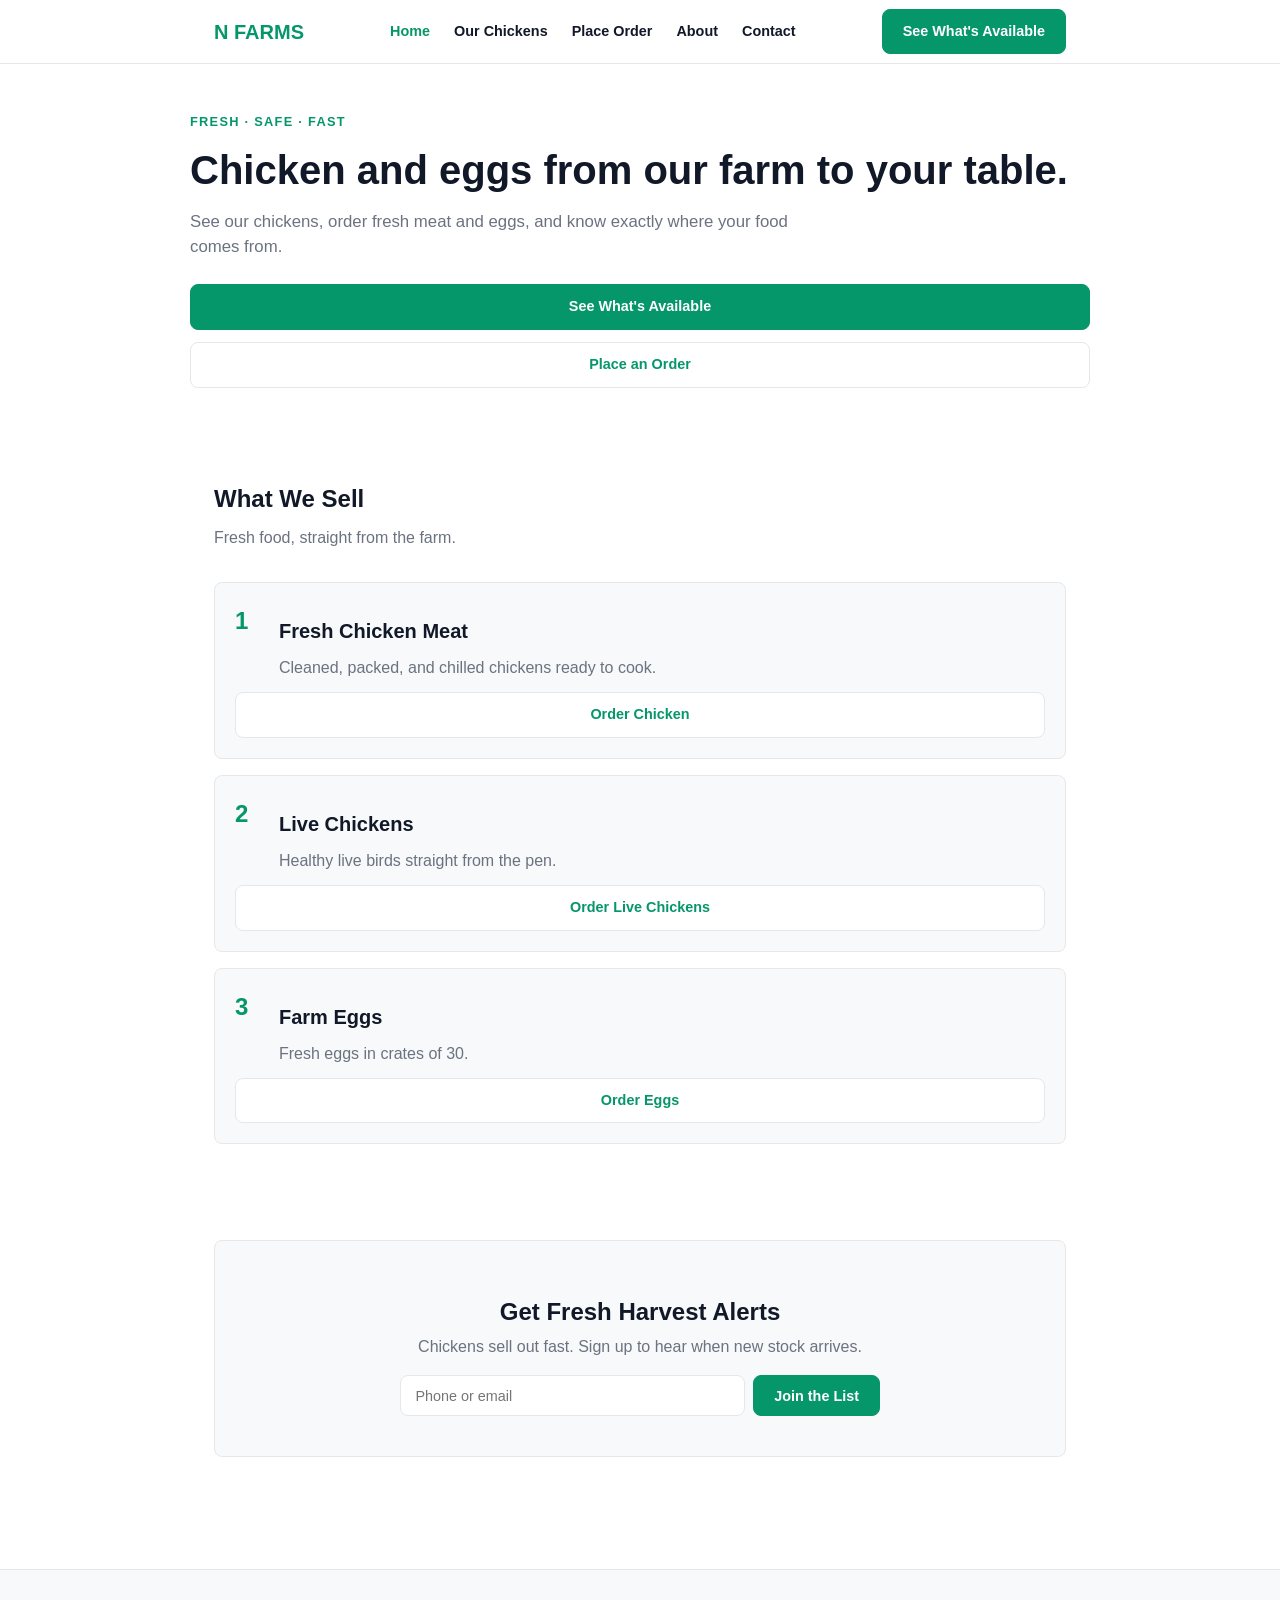
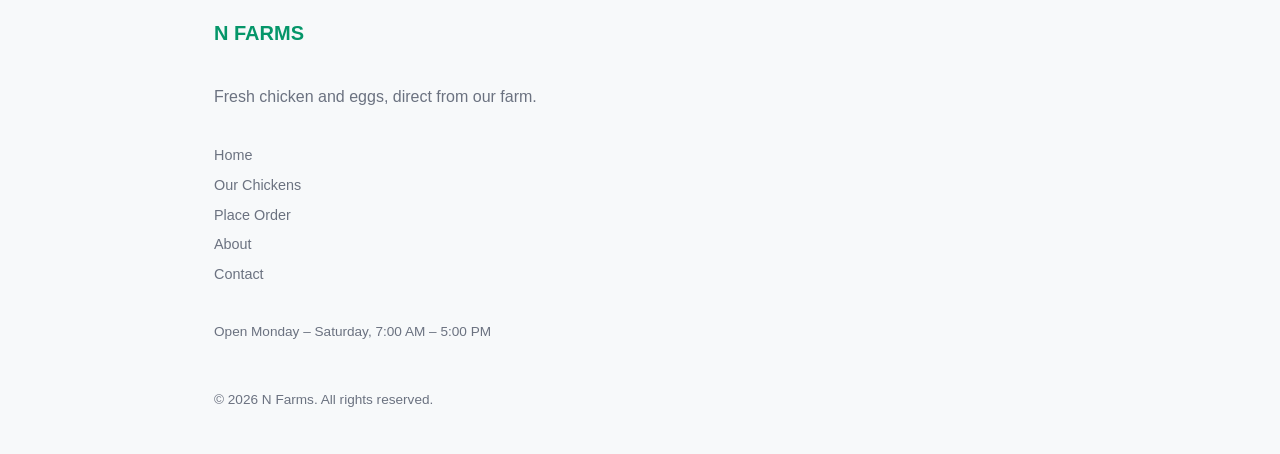
<file: index.html>
<!DOCTYPE html>
<html lang="en">
<head>
  <meta charset="UTF-8">
  <meta name="viewport" content="width=device-width, initial-scale=1.0">
  <title>N Farms | Fresh Chicken and Eggs</title>
  <meta name="description" content="Fresh chicken meat, live chickens, and farm eggs. Order direct from the farm.">
  <link rel="stylesheet" href="css/style.css">
</head>
<body>

  <header class="site-header">
    <div class="container nav-container">
      <a href="index.html" class="brand-logo">N FARMS</a>
      <div class="status-pill"><span>Open for Orders</span></div>
      <nav class="nav-links" id="nav-menu" aria-label="Primary Navigation">
        <a href="index.html" class="nav-link" aria-current="page">Home</a>
        <a href="inventory.html" class="nav-link">Our Chickens</a>
        <a href="order.html" class="nav-link">Place Order</a>
        <a href="about.html" class="nav-link">About</a>
        <a href="contact.html" class="nav-link">Contact</a>
      </nav>
      <div class="nav-actions">
        <a href="inventory.html" class="btn btn-primary">See What's Available</a>
        <button class="nav-toggle" id="nav-toggle" aria-label="Open menu" aria-expanded="false">
          <span class="nav-toggle-bar"></span>
          <span class="nav-toggle-bar"></span>
          <span class="nav-toggle-bar"></span>
        </button>
      </div>
    </div>
  </header>

  <main>
    <section class="container hero">
      <div>
        <span class="hero-kicker">Fresh · Safe · Fast</span>
        <h1 class="hero-title" data-admin-text="heroTitle">Chicken and eggs from our farm to your table.</h1>
        <p class="hero-lead" data-admin-text="heroLead">See our chickens, order fresh meat and eggs, and know exactly where your food comes from.</p>
        <div class="hero-actions">
          <a href="inventory.html" class="btn btn-primary btn-full">See What's Available</a>
          <a href="order.html" class="btn btn-outline btn-full">Place an Order</a>
        </div>
      </div>
    </section>

    <section class="container">
      <h2 class="section-title">What We Sell</h2>
      <p class="section-desc">Fresh food, straight from the farm.</p>
      <div class="grid">
        <article class="card">
          <div class="feature">
            <span class="feature-number">1</span>
            <div>
              <h3>Fresh Chicken Meat</h3>
              <p>Cleaned, packed, and chilled chickens ready to cook.</p>
            </div>
          </div>
          <a href="order.html?item=broiler" class="btn btn-outline btn-full">Order Chicken</a>
        </article>
        <article class="card">
          <div class="feature">
            <span class="feature-number">2</span>
            <div>
              <h3>Live Chickens</h3>
              <p>Healthy live birds straight from the pen.</p>
            </div>
          </div>
          <a href="order.html?item=live" class="btn btn-outline btn-full">Order Live Chickens</a>
        </article>
        <article class="card">
          <div class="feature">
            <span class="feature-number">3</span>
            <div>
              <h3>Farm Eggs</h3>
              <p>Fresh eggs in crates of 30.</p>
            </div>
          </div>
          <a href="order.html?item=eggs" class="btn btn-outline btn-full">Order Eggs</a>
        </article>
      </div>
    </section>

    <section class="container">
      <div class="card" style="text-align: center; padding: 2.5rem 1rem;">
        <h2 class="section-title">Get Fresh Harvest Alerts</h2>
        <p class="section-desc" style="margin: 0 auto 1rem auto;">Chickens sell out fast. Sign up to hear when new stock arrives.</p>
        <form action="" style="display: flex; flex-wrap: wrap; gap: 0.5rem; justify-content: center; max-width: 480px; margin: 0 auto;">
          <input type="text" placeholder="Phone or email" required aria-label="Phone or email" style="flex: 1 1 220px; padding: 0.6rem 0.9rem; border: 1px solid var(--color-border); border-radius: var(--radius); background: var(--color-bg); color: var(--color-text); font-family: inherit; font-size: 0.9rem;">
          <button type="submit" class="btn btn-primary">Join the List</button>
        </form>
      </div>
    </section>
  </main>

  <footer class="site-footer">
    <div class="container">
      <div class="footer-inner">
        <span class="footer-brand">N FARMS</span>
        <p class="footer-desc" data-admin-text="footerDesc">Fresh chicken and eggs, direct from our farm.</p>
        <nav class="footer-nav">
          <a href="index.html" class="footer-link">Home</a>
          <a href="inventory.html" class="footer-link">Our Chickens</a>
          <a href="order.html" class="footer-link">Place Order</a>
          <a href="about.html" class="footer-link">About</a>
          <a href="contact.html" class="footer-link">Contact</a>
        </nav>
        <p class="footer-copyright">Open Monday – Saturday, 7:00 AM – 5:00 PM</p>
        <p class="footer-copyright">&copy; 2026 N Farms. All rights reserved.</p>
      </div>
    </div>
  </footer>

  <script src="js/main.js"></script>
  <script src="js/config.js" defer></script>
</body>
</html>
</file>
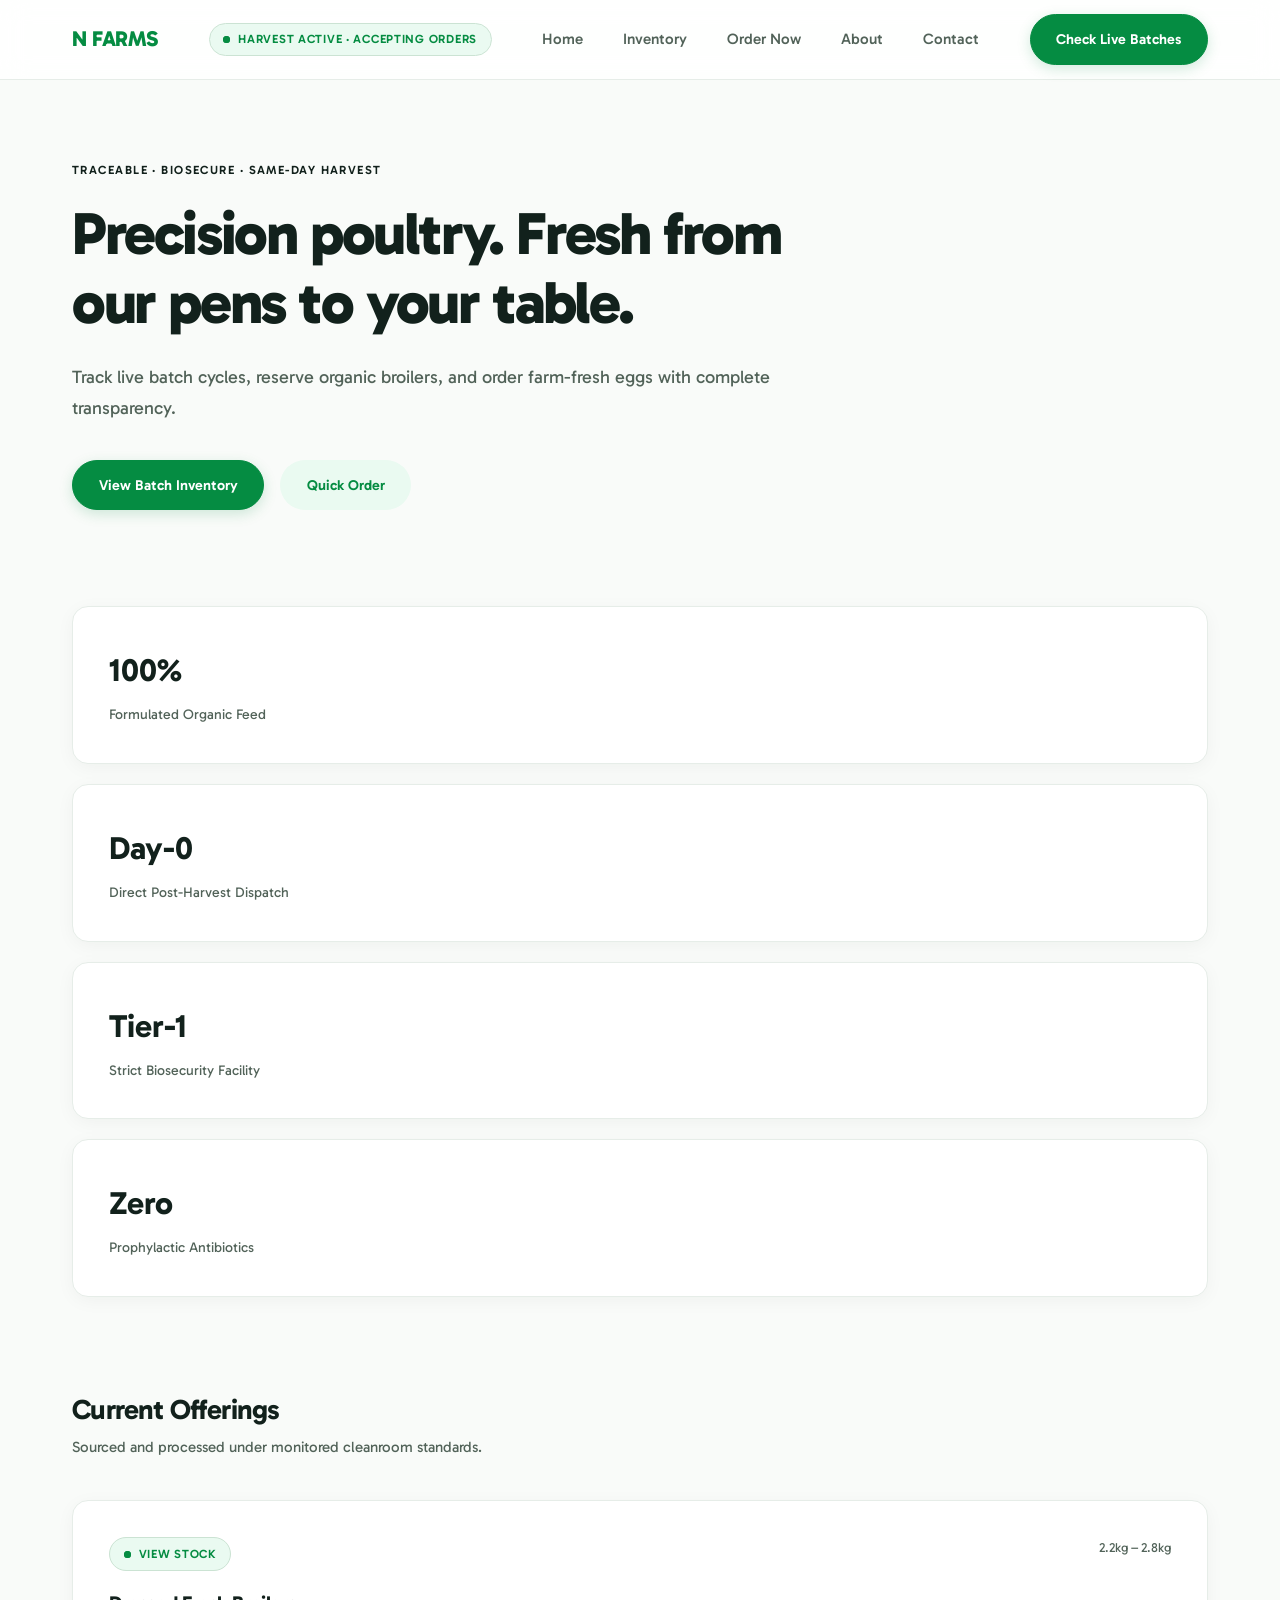
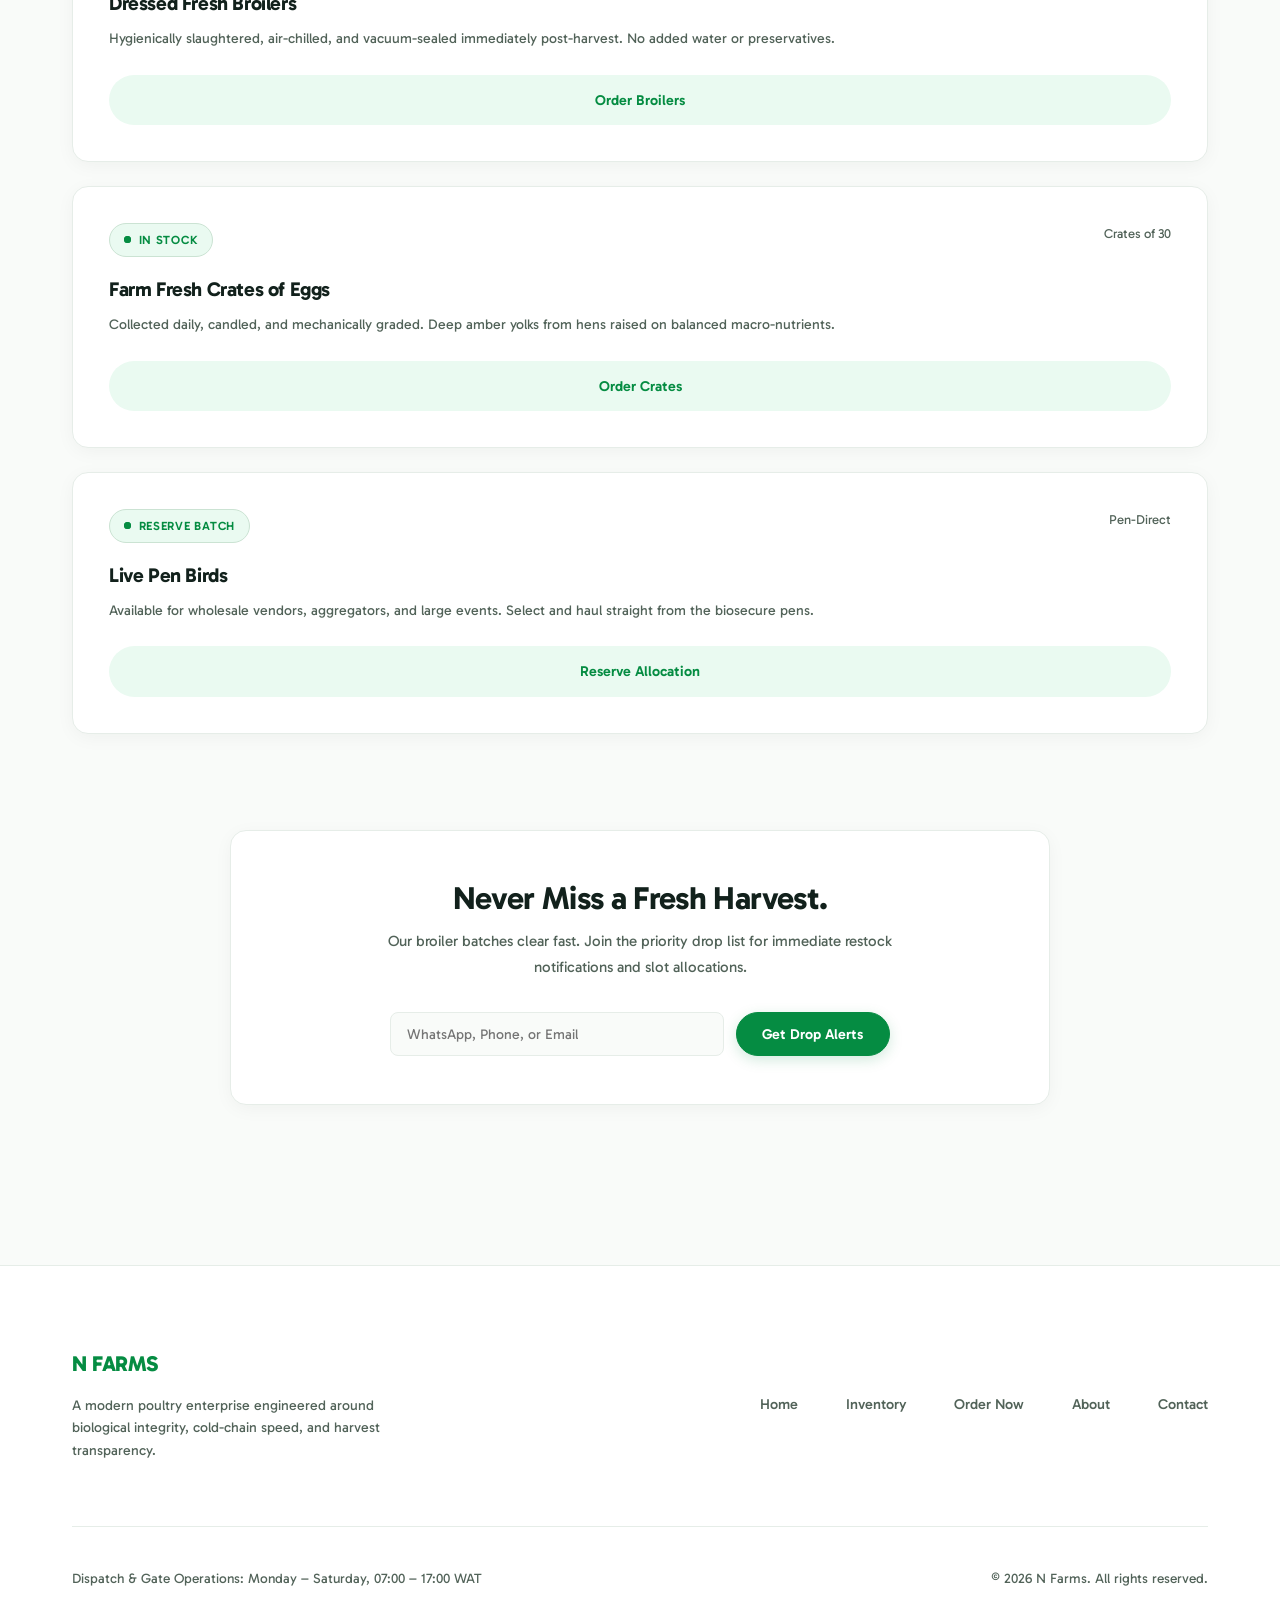
<file: poultry-farm/index.html>
<!DOCTYPE html>
<html lang="en">
<head>
  <meta charset="UTF-8">
  <meta name="viewport" content="width=device-width, initial-scale=1.0">
  <title>N Farms | Precision Poultry & Fresh Harvests</title>
  <meta name="description" content="Precision poultry, biosecure pens, and direct harvest logistics. Reserve organic broilers, farm-fresh eggs, and live pen birds with complete transparency.">
  <link rel="stylesheet" href="css/style.css">
  <link rel="preconnect" href="https://fonts.googleapis.com">
<link rel="preconnect" href="https://fonts.gstatic.com" crossorigin>
<link href="https://fonts.googleapis.com/css2?family=Gabarito:wght@400..900&display=swap" rel="stylesheet">
</head>
<body>

  <!-- Sticky Navigation Header -->
  <header class="site-header">
    <div class="container nav-container">
      <a href="index.html" class="brand-logo">N FARMS</a>

      <div class="status-pill">
        <span class="status-dot"></span>
        <span>Harvest Active · Accepting Orders</span>
      </div>

      <nav class="nav-links" id="nav-menu" aria-label="Primary Navigation">
        <a href="index.html" class="nav-link" aria-current="page">Home</a>
        <a href="inventory.html" class="nav-link">Inventory</a>
        <a href="order.html" class="nav-link">Order Now</a>
        <a href="about.html" class="nav-link">About</a>
        <a href="contact.html" class="nav-link">Contact</a>
      </nav>

      <div class="nav-actions">
        <a href="inventory.html" class="btn btn-primary">Check Live Batches</a>
        <button class="nav-toggle" id="nav-toggle" aria-label="Toggle navigation menu" aria-expanded="false">
          <span class="nav-toggle-bar"></span>
          <span class="nav-toggle-bar"></span>
          <span class="nav-toggle-bar"></span>
        </button>
      </div>
    </div>
  </header>

  <main>
    <!-- Hero Section -->
    <section class="container" style="padding-top: 5rem; padding-bottom: 4rem;">
      <div style="max-width: 780px;">
        <p style="font-size: 0.75rem; letter-spacing: 0.12em; text-transform: uppercase; color: var(--accent-warm); font-weight: 600; margin-bottom: 1.25rem;">
          TRACEABLE · BIOSECURE · SAME-DAY HARVEST
        </p>
        <h1 style="font-size: clamp(2.25rem, 5vw, 3.75rem); line-height: 1.15; margin-bottom: 1.5rem;">
          Precision poultry. Fresh from our pens to your table.
        </h1>
        <p style="font-size: 1.125rem; line-height: 1.7; margin-bottom: 2.25rem;">
          Track live batch cycles, reserve organic broilers, and order farm-fresh eggs with complete transparency.
        </p>
        <div style="display: flex; flex-wrap: wrap; gap: 1rem;">
          <a href="inventory.html" class="btn btn-primary">View Batch Inventory</a>
          <a href="order.html" class="btn btn-secondary">Quick Order</a>
        </div>
      </div>
    </section>

    <!-- Metrics Strip -->
    <section class="container" style="padding-top: 2rem; padding-bottom: 4rem;">
      <div style="display: grid; grid-template-columns: repeat(auto-fit, min-width(220px, 1fr)); gap: 1.25rem;">
        <div class="card">
          <div style="font-size: 2rem; font-weight: 700; color: var(--text-primary); margin-bottom: 0.35rem;">100%</div>
          <p style="font-size: 0.875rem;">Formulated Organic Feed</p>
        </div>
        <div class="card">
          <div style="font-size: 2rem; font-weight: 700; color: var(--text-primary); margin-bottom: 0.35rem;">Day-0</div>
          <p style="font-size: 0.875rem;">Direct Post-Harvest Dispatch</p>
        </div>
        <div class="card">
          <div style="font-size: 2rem; font-weight: 700; color: var(--text-primary); margin-bottom: 0.35rem;">Tier-1</div>
          <p style="font-size: 0.875rem;">Strict Biosecurity Facility</p>
        </div>
        <div class="card">
          <div style="font-size: 2rem; font-weight: 700; color: var(--text-primary); margin-bottom: 0.35rem;">Zero</div>
          <p style="font-size: 0.875rem;">Prophylactic Antibiotics</p>
        </div>
      </div>
    </section>

    <!-- Product Teasers -->
    <section class="container" style="padding-top: 2rem; padding-bottom: 4rem;">
      <div style="margin-bottom: 2.5rem;">
        <h2 style="font-size: 1.75rem; margin-bottom: 0.5rem;">Current Offerings</h2>
        <p style="font-size: 0.9375rem;">Sourced and processed under monitored cleanroom standards.</p>
      </div>

      <div style="display: grid; grid-template-columns: repeat(auto-fit, min-width(280px, 1fr)); gap: 1.5rem;">
        <article class="card" style="display: flex; flex-direction: column; justify-content: space-between;">
          <div>
            <div style="display: flex; justify-content: space-between; align-items: flex-start; margin-bottom: 1.25rem;">
              <span class="status-pill">
                <span class="status-dot"></span>
                <span>View Stock</span>
              </span>
              <span style="font-size: 0.8125rem; color: var(--text-muted);">2.2kg – 2.8kg</span>
            </div>
            <h3 style="font-size: 1.25rem; margin-bottom: 0.75rem;">Dressed Fresh Broilers</h3>
            <p style="font-size: 0.875rem; margin-bottom: 1.5rem;">
              Hygienically slaughtered, air-chilled, and vacuum-sealed immediately post-harvest. No added water or preservatives.
            </p>
          </div>
          <a href="order.html" class="btn btn-secondary" style="width: 100%;">Order Broilers</a>
        </article>

        <article class="card" style="display: flex; flex-direction: column; justify-content: space-between;">
          <div>
            <div style="display: flex; justify-content: space-between; align-items: flex-start; margin-bottom: 1.25rem;">
              <span class="status-pill">
                <span class="status-dot"></span>
                <span>In Stock</span>
              </span>
              <span style="font-size: 0.8125rem; color: var(--text-muted);">Crates of 30</span>
            </div>
            <h3 style="font-size: 1.25rem; margin-bottom: 0.75rem;">Farm Fresh Crates of Eggs</h3>
            <p style="font-size: 0.875rem; margin-bottom: 1.5rem;">
              Collected daily, candled, and mechanically graded. Deep amber yolks from hens raised on balanced macro-nutrients.
            </p>
          </div>
          <a href="order.html" class="btn btn-secondary" style="width: 100%;">Order Crates</a>
        </article>

        <article class="card" style="display: flex; flex-direction: column; justify-content: space-between;">
          <div>
            <div style="display: flex; justify-content: space-between; align-items: flex-start; margin-bottom: 1.25rem;">
              <span class="status-pill status-warm">
                <span class="status-dot"></span>
                <span>Reserve Batch</span>
              </span>
              <span style="font-size: 0.8125rem; color: var(--text-muted);">Pen-Direct</span>
            </div>
            <h3 style="font-size: 1.25rem; margin-bottom: 0.75rem;">Live Pen Birds</h3>
            <p style="font-size: 0.875rem; margin-bottom: 1.5rem;">
              Available for wholesale vendors, aggregators, and large events. Select and haul straight from the biosecure pens.
            </p>
          </div>
          <a href="order.html" class="btn btn-secondary" style="width: 100%;">Reserve Allocation</a>
        </article>
      </div>
    </section>

    <!-- Restock Alert / Drop Notification -->
    <section class="container" style="padding-top: 2rem; padding-bottom: 2rem;">
      <div class="card" style="padding: 3rem 2rem; max-width: 820px; margin: 0 auto; text-align: center;">
        <h2 style="font-size: clamp(1.5rem, 3vw, 2rem); margin-bottom: 0.75rem;">Never Miss a Fresh Harvest.</h2>
        <p style="font-size: 0.9375rem; max-width: 520px; margin: 0 auto 2rem auto;">
          Our broiler batches clear fast. Join the priority drop list for immediate restock notifications and slot allocations.
        </p>
        <form style="display: flex; flex-wrap: wrap; gap: 0.75rem; justify-content: center; max-width: 500px; margin: 0 auto;">
          <input 
            type="text" 
            placeholder="WhatsApp, Phone, or Email" 
            required 
            aria-label="Contact information for alerts"
            style="flex: 1 1 240px; padding: 0.625rem 1rem; border-radius: var(--radius-sm); background: var(--bg-main); border: 1px solid var(--border); color: var(--text-primary); font-family: inherit; font-size: 0.875rem; outline: none;"
          >
          <button type="submit" class="btn btn-primary">Get Drop Alerts</button>
        </form>
      </div>
    </section>
  </main>

  <!-- Shared Footer -->
  <footer class="site-footer">
    <div class="container">
      <div class="footer-top">
        <div style="max-width: 360px;">
          <div class="brand-logo" style="margin-bottom: 0.75rem;">N FARMS</div>
          <p style="font-size: 0.875rem; line-height: 1.6;">
            A modern poultry enterprise engineered around biological integrity, cold-chain speed, and harvest transparency.
          </p>
        </div>

        <nav class="footer-nav" aria-label="Footer Navigation">
          <a href="index.html" class="footer-link">Home</a>
          <a href="inventory.html" class="footer-link">Inventory</a>
          <a href="order.html" class="footer-link">Order Now</a>
          <a href="about.html" class="footer-link">About</a>
          <a href="contact.html" class="footer-link">Contact</a>
        </nav>
      </div>

      <div class="footer-bottom">
        <p class="footer-copyright">
          Dispatch & Gate Operations: Monday – Saturday, 07:00 – 17:00 WAT
        </p>
        <p class="footer-copyright">
          &copy; 2026 N Farms. All rights reserved.
        </p>
      </div>
    </div>
  </footer>

  <script src="js/main.js"></script>
</body>
</html>
</file>
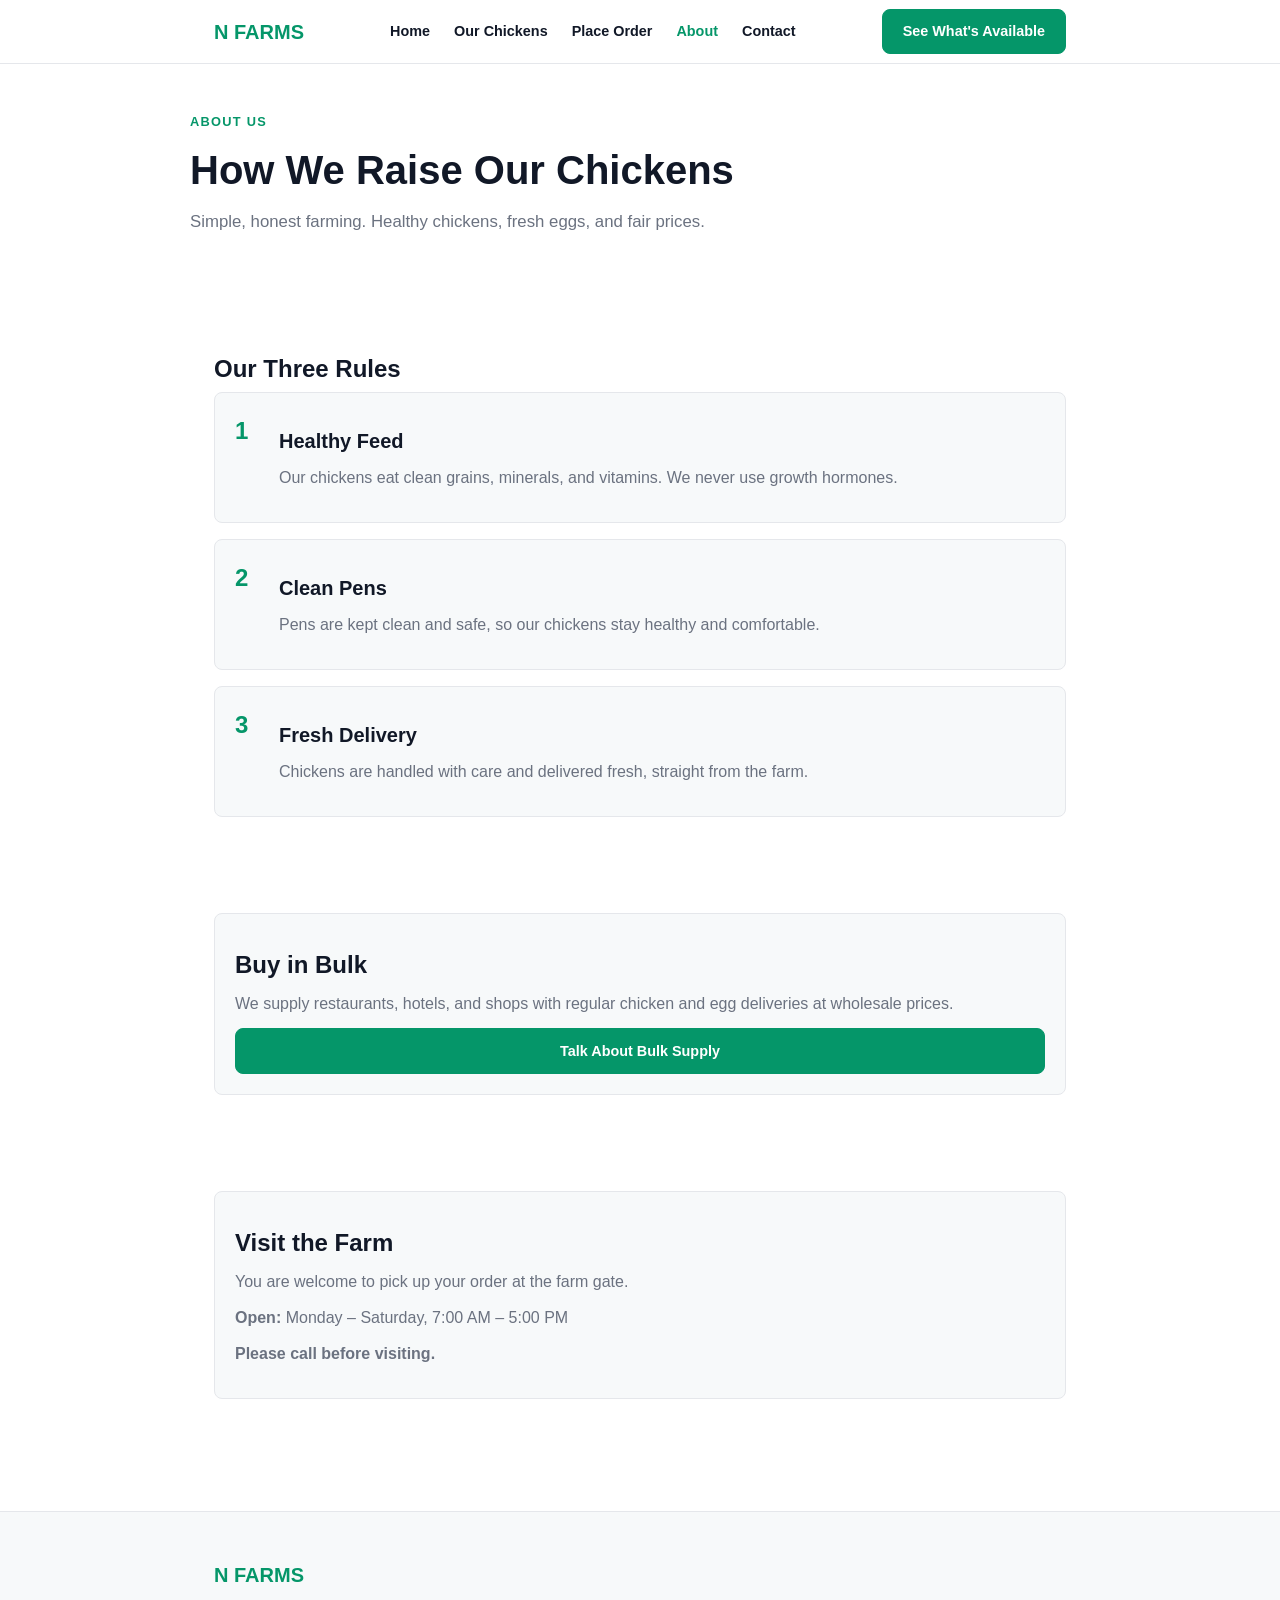
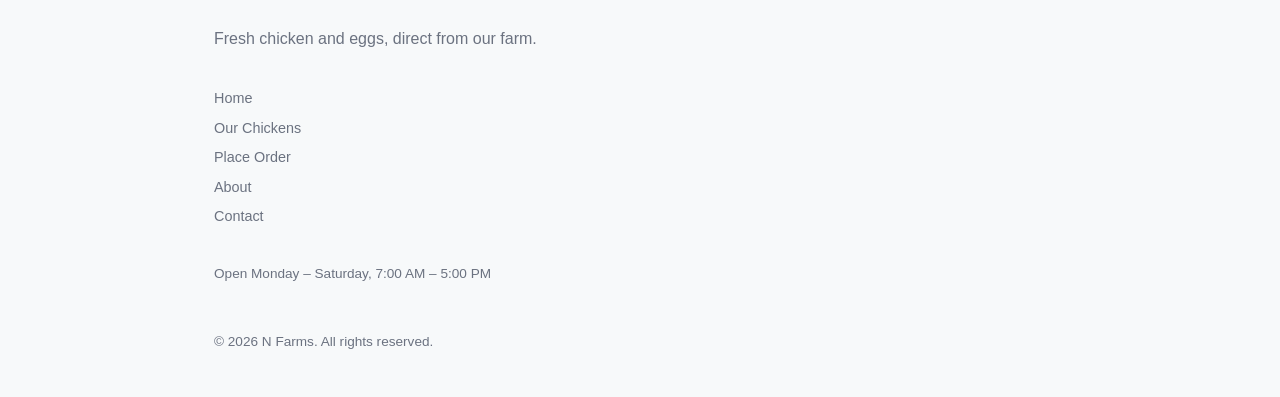
<file: about.html>
<!DOCTYPE html>
<html lang="en">
<head>
  <meta charset="UTF-8">
  <meta name="viewport" content="width=device-width, initial-scale=1.0">
  <title>About N Farms | Fresh Chicken and Eggs</title>
  <meta name="description" content="How we raise chickens and produce fresh eggs at N Farms.">
  <link rel="stylesheet" href="css/style.css">
</head>
<body>

  <header class="site-header">
    <div class="container nav-container">
      <a href="index.html" class="brand-logo">N FARMS</a>
      <div class="status-pill"><span>Open for Orders</span></div>
      <nav class="nav-links" id="nav-menu" aria-label="Primary Navigation">
        <a href="index.html" class="nav-link">Home</a>
        <a href="inventory.html" class="nav-link">Our Chickens</a>
        <a href="order.html" class="nav-link">Place Order</a>
        <a href="about.html" class="nav-link" aria-current="page">About</a>
        <a href="contact.html" class="nav-link">Contact</a>
      </nav>
      <div class="nav-actions">
        <a href="inventory.html" class="btn btn-primary">See What's Available</a>
        <button class="nav-toggle" id="nav-toggle" aria-label="Open menu" aria-expanded="false">
          <span class="nav-toggle-bar"></span>
          <span class="nav-toggle-bar"></span>
          <span class="nav-toggle-bar"></span>
        </button>
      </div>
    </div>
  </header>

  <main>
    <section class="container hero">
      <div>
        <span class="hero-kicker">About Us</span>
        <h1 class="hero-title">How We Raise Our Chickens</h1>
        <p class="hero-lead" data-admin-text="aboutText">Simple, honest farming. Healthy chickens, fresh eggs, and fair prices.</p>
      </div>
    </section>

    <section class="container">
      <h2 class="section-title">Our Three Rules</h2>
      <div class="grid">
        <article class="card">
          <div class="feature">
            <span class="feature-number">1</span>
            <div>
              <h3>Healthy Feed</h3>
              <p>Our chickens eat clean grains, minerals, and vitamins. We never use growth hormones.</p>
            </div>
          </div>
        </article>
        <article class="card">
          <div class="feature">
            <span class="feature-number">2</span>
            <div>
              <h3>Clean Pens</h3>
              <p>Pens are kept clean and safe, so our chickens stay healthy and comfortable.</p>
            </div>
          </div>
        </article>
        <article class="card">
          <div class="feature">
            <span class="feature-number">3</span>
            <div>
              <h3>Fresh Delivery</h3>
              <p>Chickens are handled with care and delivered fresh, straight from the farm.</p>
            </div>
          </div>
        </article>
      </div>
    </section>

    <section class="container">
      <div class="card">
        <h2 class="section-title">Buy in Bulk</h2>
        <p>We supply restaurants, hotels, and shops with regular chicken and egg deliveries at wholesale prices.</p>
        <a href="contact.html" class="btn btn-primary btn-full">Talk About Bulk Supply</a>
      </div>
    </section>

    <section class="container">
      <div class="card">
        <h2 class="section-title">Visit the Farm</h2>
        <p>You are welcome to pick up your order at the farm gate.</p>
        <p><strong>Open:</strong> Monday – Saturday, 7:00 AM – 5:00 PM</p>
        <p><strong>Please call before visiting.</strong></p>
      </div>
    </section>
  </main>

  <footer class="site-footer">
    <div class="container">
      <div class="footer-inner">
        <span class="footer-brand">N FARMS</span>
        <p class="footer-desc" data-admin-text="footerDesc">Fresh chicken and eggs, direct from our farm.</p>
        <nav class="footer-nav">
          <a href="index.html" class="footer-link">Home</a>
          <a href="inventory.html" class="footer-link">Our Chickens</a>
          <a href="order.html" class="footer-link">Place Order</a>
          <a href="about.html" class="footer-link">About</a>
          <a href="contact.html" class="footer-link">Contact</a>
        </nav>
        <p class="footer-copyright">Open Monday – Saturday, 7:00 AM – 5:00 PM</p>
        <p class="footer-copyright">&copy; 2026 N Farms. All rights reserved.</p>
      </div>
    </div>
  </footer>

  <script src="js/main.js"></script>
  <script src="js/config.js" defer></script>
</body>
</html>
</file>
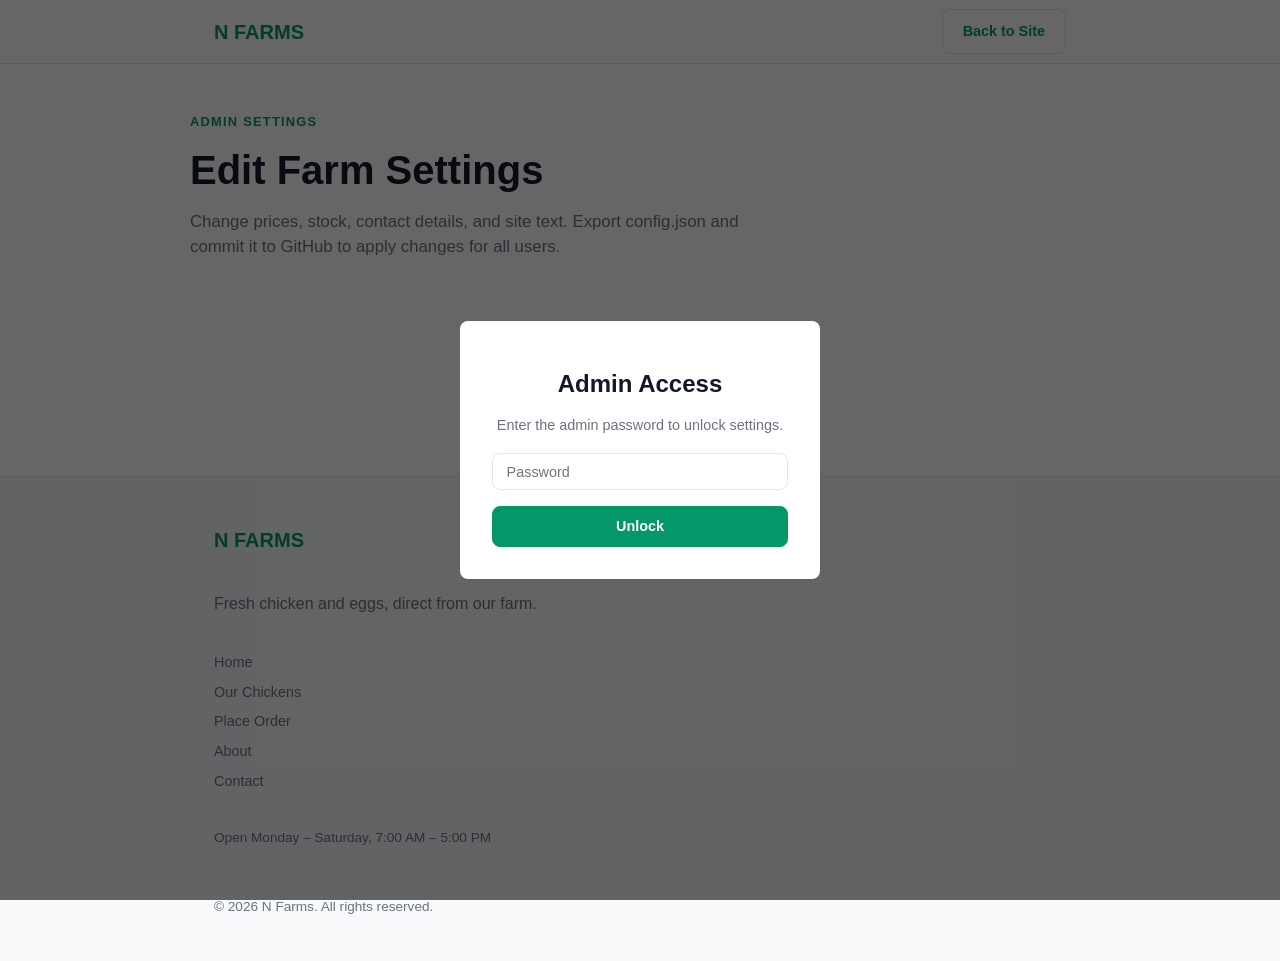
<file: admin.html>
<!DOCTYPE html>
<html lang="en">
<head>
  <meta charset="UTF-8">
  <meta name="viewport" content="width=device-width, initial-scale=1.0">
  <title>Settings | N Farms</title>
  <meta name="description" content="N Farms admin settings">
  <link rel="stylesheet" href="css/style.css">
  <style>
    .lock-overlay {
      position: fixed; inset: 0; background: rgba(0,0,0,0.6);
      display: flex; align-items: center; justify-content: center; z-index: 10000;
    }
    .lock-box {
      background: #fff; padding: 2rem; border-radius: var(--radius);
      max-width: 360px; width: 90%; text-align: center;
    }
    .export-note { font-size: 0.85rem; color: var(--color-text-muted); margin-top: 0.5rem; }
  </style>
</head>
<body>

  <header class="site-header">
    <div class="container nav-container">
      <a href="index.html" class="brand-logo">N FARMS</a>
      <div class="nav-actions">
        <a href="index.html" class="btn btn-outline">Back to Site</a>
      </div>
    </div>
  </header>

  <main>
    <section class="container hero">
      <div>
        <span class="hero-kicker">Admin Settings</span>
        <h1 class="hero-title">Edit Farm Settings</h1>
        <p class="hero-lead">Change prices, stock, contact details, and site text. Export config.json and commit it to GitHub to apply changes for all users.</p>
      </div>
    </section>

    <section class="container">
      <div id="admin-lock" class="lock-overlay">
        <div class="lock-box">
          <h2 style="margin-bottom: 1rem;">Admin Access</h2>
          <p style="margin-bottom: 1rem; font-size: 0.9rem; color: var(--color-text-muted);">Enter the admin password to unlock settings.</p>
          <input type="password" id="admin-password" placeholder="Password" style="width: 100%; padding: 0.6rem 0.85rem; border: 1px solid var(--color-border); border-radius: var(--radius); margin-bottom: 1rem; font-size: 0.9rem;">
          <button id="admin-unlock-btn" class="btn btn-primary btn-full">Unlock</button>
          <p id="admin-lock-msg" style="color: #b91c1c; font-size: 0.85rem; margin-top: 0.75rem; display: none;">Incorrect password.</p>
        </div>
      </div>
      <div id="admin-unlock" style="display: none;">
        <div id="admin-save-msg" style="display: none; padding: 0.75rem 1rem; border-radius: var(--radius); margin-bottom: 1rem; font-size: 0.9rem;"></div>

        <form id="admin-form" style="display: grid; gap: 2rem;">

          <div class="card">
            <h2 class="section-title">Prices</h2>
            <div class="grid grid-cols-2">
              <div class="field">
                <label for="price-dressed">Cleaned Chicken (each)</label>
                <input type="number" id="price-dressed" min="0" step="100" value="6500">
              </div>
              <div class="field">
                <label for="price-live">Live Chicken (each)</label>
                <input type="number" id="price-live" min="0" step="100" value="6000">
              </div>
              <div class="field">
                <label for="price-eggs">Egg Crate (per crate)</label>
                <input type="number" id="price-eggs" min="0" step="100" value="4200">
              </div>
              <div class="field">
                <label for="price-delivery">Delivery Fee</label>
                <input type="number" id="price-delivery" min="0" step="100" value="2500">
              </div>
            </div>
          </div>

          <div class="card">
            <h2 class="section-title">Contact Details</h2>
            <div class="grid grid-cols-2">
              <div class="field">
                <label for="contact-whatsapp">WhatsApp Number</label>
                <input type="tel" id="contact-whatsapp" value="2348000000000">
              </div>
              <div class="field">
                <label for="contact-phone">Phone Number</label>
                <input type="tel" id="contact-phone" value="2348000000000">
              </div>
              <div class="field" style="grid-column: span 2;">
                <label for="contact-hours">Open Hours</label>
                <input type="text" id="contact-hours" value="Monday – Saturday, 7:00 AM – 5:00 PM">
              </div>
            </div>
          </div>

          <div class="card">
            <h2 class="section-title">Inventory &amp; Stock</h2>
            <div class="grid grid-cols-2">
              <div class="field">
                <label for="inv-B2409-available">Batch #B-24-09 — Available</label>
                <input type="text" id="inv-B2409-available" value="140 Chickens Left">
              </div>
              <div class="field">
                <label for="inv-B2409-harvestIn">Batch #B-24-09 — Harvest In</label>
                <input type="text" id="inv-B2409-harvestIn" value="4 Days">
              </div>
              <div class="field">
                <label for="inv-B2409-weight">Batch #B-24-09 — Weight</label>
                <input type="text" id="inv-B2409-weight" value="2.3kg – 2.6kg">
              </div>
              <div class="field">
                <label for="inv-B2409-day">Batch #B-24-09 — Day</label>
                <input type="number" id="inv-B2409-day" min="0" value="38">
              </div>
              <div class="field">
                <label for="inv-B2409-totalDays">Batch #B-24-09 — Total Days</label>
                <input type="number" id="inv-B2409-totalDays" min="0" value="42">
              </div>
              <div class="field">
                <label for="inv-B2409-progress">Batch #B-24-09 — Progress %</label>
                <input type="number" id="inv-B2409-progress" min="0" max="100" value="90">
              </div>
              <div class="field">
                <label for="inv-eggs-stock">Eggs — Stock</label>
                <input type="text" id="inv-eggs-stock" value="48 Crates Left">
              </div>
              <div class="field">
                <label for="inv-eggs-collected">Eggs — Collected</label>
                <input type="text" id="inv-eggs-collected" value="6:30 AM Today">
              </div>
              <div class="field">
                <label for="inv-eggs-bestBefore">Eggs — Best Before</label>
                <input type="text" id="inv-eggs-bestBefore" value="21 Days">
              </div>
              <div class="field">
                <label for="inv-L18-readyIn">Batch #L-18 — Ready In</label>
                <input type="text" id="inv-L18-readyIn" value="18 Days">
              </div>
              <div class="field">
                <label for="inv-L18-amount">Batch #L-18 — Amount</label>
                <input type="text" id="inv-L18-amount" value="About 600 Chickens">
              </div>
            </div>
          </div>
          <div class="card">
            <h2 class="section-title">Site Text</h2>
            <div class="field">
              <label for="text-heroTitle">Home Page Title</label>
              <input type="text" id="text-heroTitle" value="Chicken and eggs from our farm to your table.">
            </div>
            <div class="field">
              <label for="text-heroLead">Home Page Description</label>
              <input type="text" id="text-heroLead" value="See our chickens, order fresh meat and eggs, and know exactly where your food comes from.">
            </div>
            <div class="field">
              <label for="text-aboutText">About Page Description</label>
              <input type="text" id="text-aboutText" value="Simple, honest farming. Healthy chickens, fresh eggs, and fair prices.">
            </div>
            <div class="field">
              <label for="text-footerDesc">Footer Description</label>
              <input type="text" id="text-footerDesc" value="Fresh chicken and eggs, direct from our farm.">
            </div>
          </div>
          <div class="card" style="display: flex; gap: 0.75rem; flex-wrap: wrap; align-items: center;">
            <button type="button" id="btn-export-config" class="btn btn-primary">Export config.json</button>
            <button type="button" id="admin-lock-btn" class="btn btn-outline">Lock Panel</button>
            <p class="export-note">Download config.json, then upload it to your GitHub repo to apply changes for all users.</p>
          </div>
        </form>
      </div>
    </section>
  </main>
  <footer class="site-footer">
    <div class="container">
      <div class="footer-inner">
        <span class="footer-brand">N FARMS</span>
        <p class="footer-desc">Fresh chicken and eggs, direct from our farm.</p>
        <nav class="footer-nav">
          <a href="index.html" class="footer-link">Home</a>
          <a href="inventory.html" class="footer-link">Our Chickens</a>
          <a href="order.html" class="footer-link">Place Order</a>
          <a href="about.html" class="footer-link">About</a>
          <a href="contact.html" class="footer-link">Contact</a>
        </nav>
        <p class="footer-copyright">Open Monday – Saturday, 7:00 AM – 5:00 PM</p>
        <p class="footer-copyright">&copy; 2026 N Farms. All rights reserved.</p>
      </div>
    </div>
  </footer>
  <script src="js/config.js" defer></script>
  <script>
    const ADMIN_PASSWORD_HASH = '48efda4923d3144aa3a655879f88957efd81fbef603509587bba711a53562008';

    const sha256 = async (msg) => {
      const buf = await crypto.subtle.digest('SHA-256', new TextEncoder().encode(msg));
      return Array.from(new Uint8Array(buf)).map(b => b.toString(16).padStart(2, '0')).join('');
    };

    const lockPanel = () => {
      document.getElementById('admin-lock').style.display = 'flex';
      document.getElementById('admin-unlock').style.display = 'none';
      document.getElementById('admin-password').value = '';
    };

    const unlockPanel = async () => {
      const pwd = document.getElementById('admin-password').value;
      const hash = await sha256(pwd);
      if (hash === ADMIN_PASSWORD_HASH) {
        document.getElementById('admin-lock').style.display = 'none';
        document.getElementById('admin-unlock').style.display = 'block';
        loadFormValues();
      } else {
        const msg = document.getElementById('admin-lock-msg');
        msg.style.display = 'block';
        setTimeout(() => { msg.style.display = 'none'; }, 3000);
      }
    };

    document.getElementById('admin-unlock-btn').addEventListener('click', unlockPanel);
    document.getElementById('admin-password').addEventListener('keypress', (e) => { if (e.key === 'Enter') unlockPanel(); });
    document.getElementById('admin-lock-btn').addEventListener('click', lockPanel);

    const loadFormValues = async () => {
      try {
        const res = await fetch('config.json', { cache: 'no-cache' });
        const cfg = await res.json();
        document.getElementById('price-dressed').value = cfg.prices.dressed;
        document.getElementById('price-live').value = cfg.prices.live;
        document.getElementById('price-eggs').value = cfg.prices.eggs;
        document.getElementById('price-delivery').value = cfg.prices.delivery;
        document.getElementById('contact-whatsapp').value = cfg.contact.whatsapp;
        document.getElementById('contact-phone').value = cfg.contact.phone;
        document.getElementById('contact-hours').value = cfg.contact.hours;
        document.getElementById('text-heroTitle').value = cfg.siteText.heroTitle;
        document.getElementById('text-heroLead').value = cfg.siteText.heroLead;
        document.getElementById('text-aboutText').value = cfg.siteText.aboutText;
        document.getElementById('text-footerDesc').value = cfg.siteText.footerDesc;
        document.getElementById('inv-B2409-available').value = cfg.inventory['B-24-09'].available;
        document.getElementById('inv-B2409-harvestIn').value = cfg.inventory['B-24-09'].harvestIn;
        document.getElementById('inv-B2409-weight').value = cfg.inventory['B-24-09'].weight;
        document.getElementById('inv-B2409-day').value = cfg.inventory['B-24-09'].day;
        document.getElementById('inv-B2409-totalDays').value = cfg.inventory['B-24-09'].totalDays;
        document.getElementById('inv-B2409-progress').value = cfg.inventory['B-24-09'].progress;
        document.getElementById('inv-eggs-stock').value = cfg.inventory['table-eggs'].stock;
        document.getElementById('inv-eggs-collected').value = cfg.inventory['table-eggs'].collected;
        document.getElementById('inv-eggs-bestBefore').value = cfg.inventory['table-eggs'].bestBefore;
        document.getElementById('inv-L18-readyIn').value = cfg.inventory['L-18'].readyIn;
        document.getElementById('inv-L18-amount').value = cfg.inventory['L-18'].amount;
      } catch (e) {
        console.warn('Could not load config.json for editing', e);
      }
    };

    const getVal = (id) => document.getElementById(id).value.trim();
    const getNum = (id) => parseInt(document.getElementById(id).value, 10) || 0;

    document.getElementById('btn-export-config').addEventListener('click', () => {
      const config = {
        prices: {
          dressed: getNum('price-dressed'),
          live: getNum('price-live'),
          eggs: getNum('price-eggs'),
          delivery: getNum('price-delivery')
        },
        contact: {
          whatsapp: getVal('contact-whatsapp'),
          phone: getVal('contact-phone'),
          hours: getVal('contact-hours')
        },
        siteText: {
          heroTitle: getVal('text-heroTitle'),
          heroLead: getVal('text-heroLead'),
          aboutText: getVal('text-aboutText'),
          footerDesc: getVal('text-footerDesc')
        },
        inventory: {
          'B-24-09': {
            available: getVal('inv-B2409-available'),
            harvestIn: getVal('inv-B2409-harvestIn'),
            weight: getVal('inv-B2409-weight'),
            day: getNum('inv-B2409-day'),
            totalDays: getNum('inv-B2409-totalDays'),
            progress: getNum('inv-B2409-progress')
          },
          'table-eggs': {
            stock: getVal('inv-eggs-stock'),
            collected: getVal('inv-eggs-collected'),
            bestBefore: getVal('inv-eggs-bestBefore')
          },
          'L-18': {
            readyIn: getVal('inv-L18-readyIn'),
            amount: getVal('inv-L18-amount')
          }
        }
      };

      const blob = new Blob([JSON.stringify(config, null, 2)], { type: 'application/json' });
      const url = URL.createObjectURL(blob);
      const a = document.createElement('a');
      a.href = url;
      a.download = 'config.json';
      document.body.appendChild(a);
      a.click();
      document.body.removeChild(a);
      URL.revokeObjectURL(url);

      const msg = document.getElementById('admin-save-msg');
      msg.textContent = 'config.json downloaded. Upload it to your GitHub repo to apply changes.';
      msg.style.color = '#059669';
      msg.style.display = 'block';
      setTimeout(() => { msg.style.display = 'none'; }, 4000);
    });

    lockPanel();
  </script>
</body>
</html>
      </div>
</file>
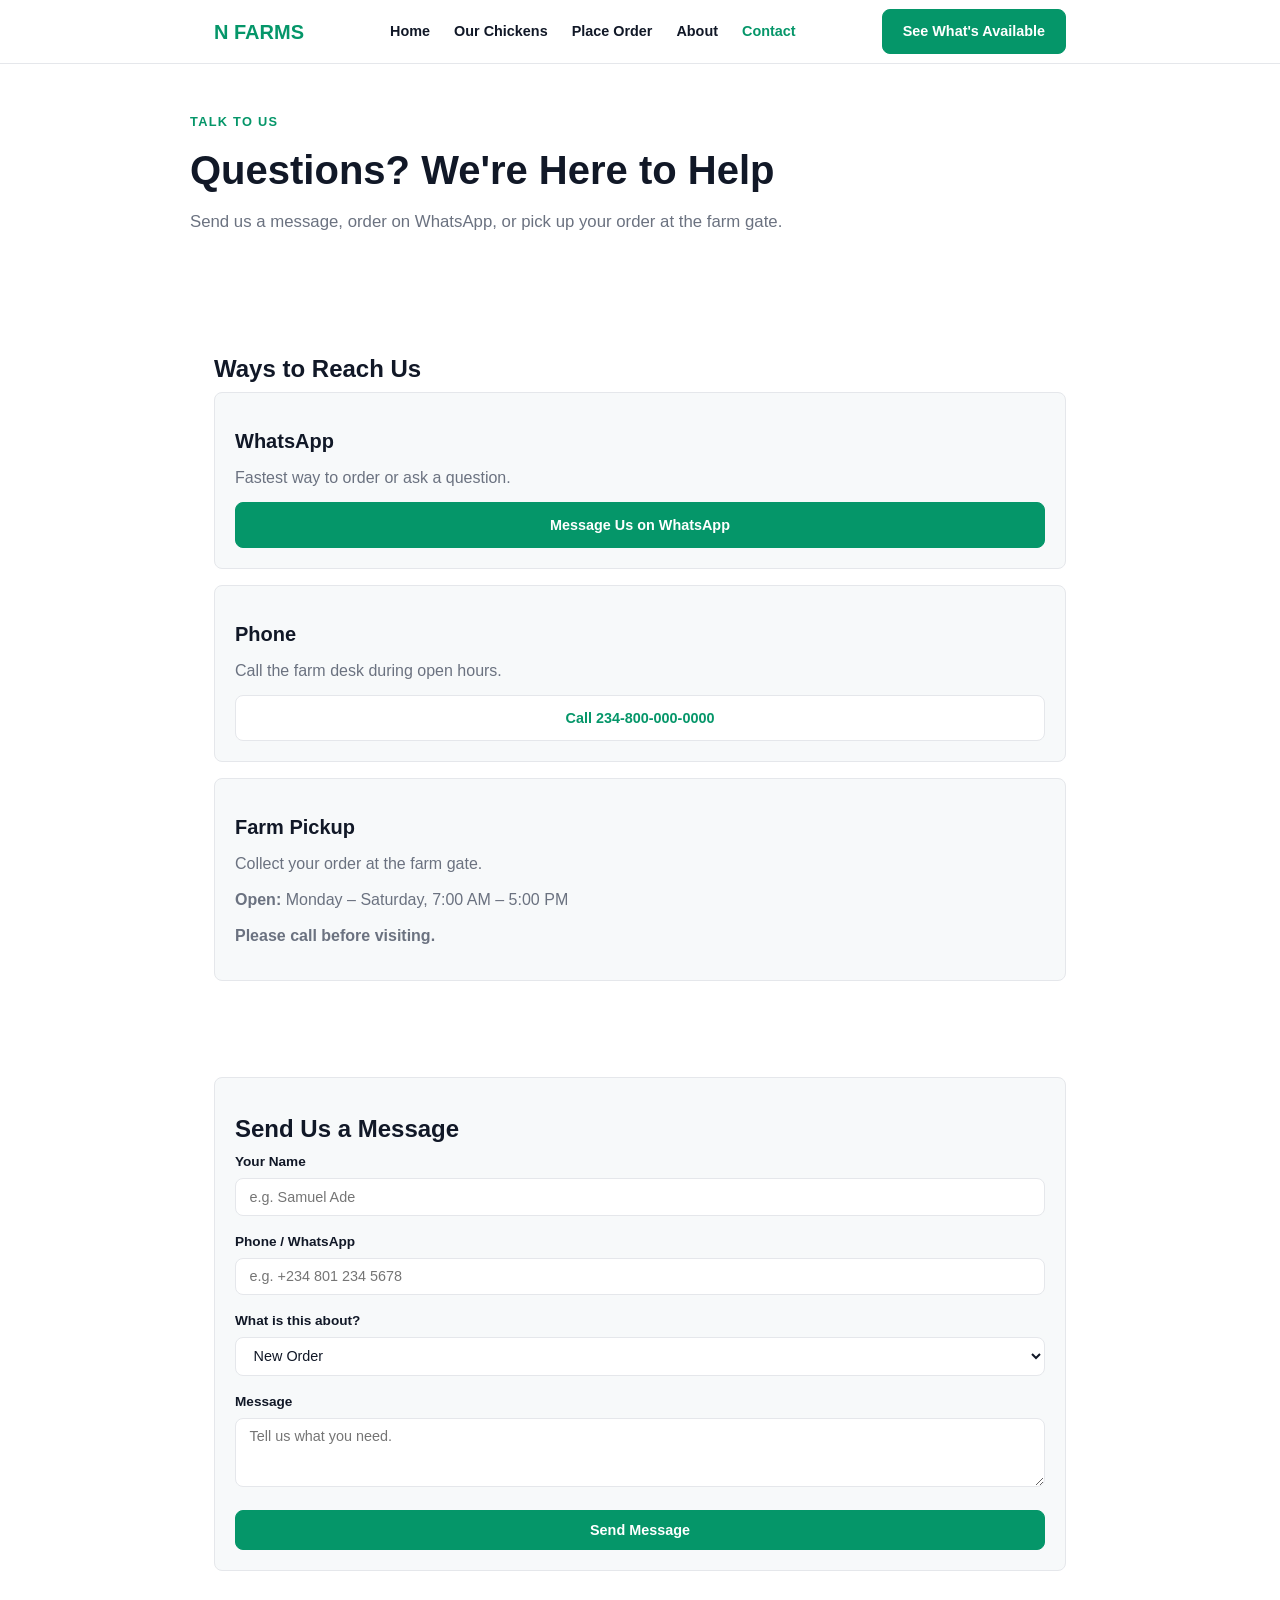
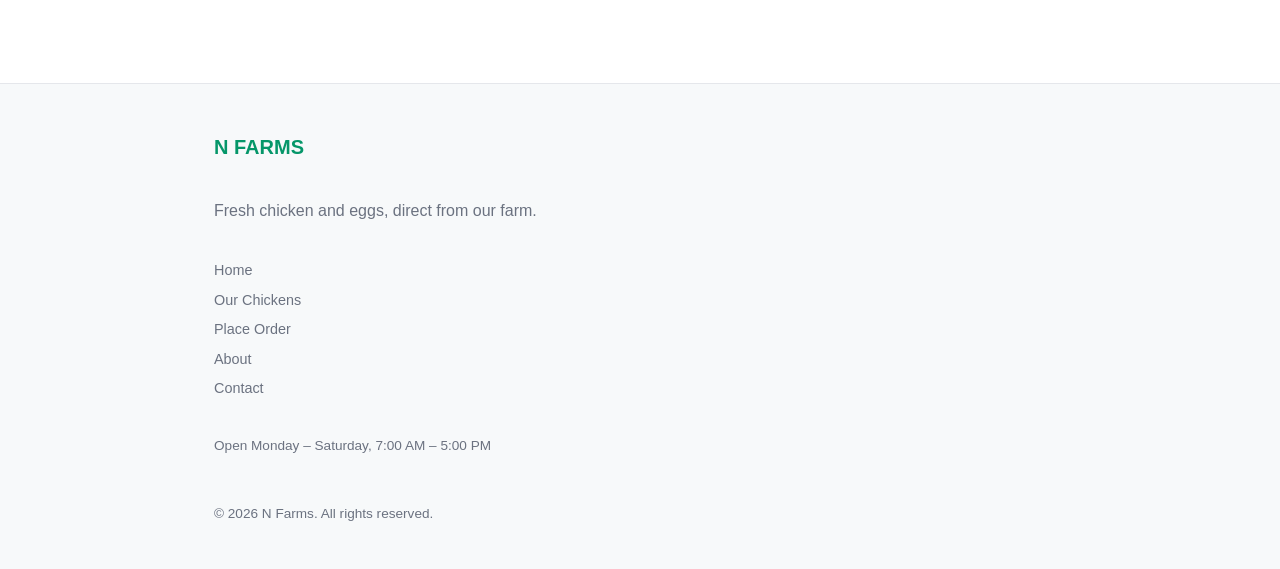
<file: contact.html>
<!DOCTYPE html>
<html lang="en">
<head>
  <meta charset="UTF-8">
  <meta name="viewport" content="width=device-width, initial-scale=1.0">
  <title>Contact N Farms | Fresh Chicken and Eggs</title>
  <meta name="description" content="Get in touch with N Farms for orders, pickups, and questions.">
  <link rel="stylesheet" href="css/style.css">
</head>
<body>

  <header class="site-header">
    <div class="container nav-container">
      <a href="index.html" class="brand-logo">N FARMS</a>
      <div class="status-pill"><span>Open for Orders</span></div>
      <nav class="nav-links" id="nav-menu" aria-label="Primary Navigation">
        <a href="index.html" class="nav-link">Home</a>
        <a href="inventory.html" class="nav-link">Our Chickens</a>
        <a href="order.html" class="nav-link">Place Order</a>
        <a href="about.html" class="nav-link">About</a>
        <a href="contact.html" class="nav-link" aria-current="page">Contact</a>
      </nav>
      <div class="nav-actions">
        <a href="inventory.html" class="btn btn-primary">See What's Available</a>
        <button class="nav-toggle" id="nav-toggle" aria-label="Open menu" aria-expanded="false">
          <span class="nav-toggle-bar"></span>
          <span class="nav-toggle-bar"></span>
          <span class="nav-toggle-bar"></span>
        </button>
      </div>
    </div>
  </header>

  <main>
    <section class="container hero">
      <div>
        <span class="hero-kicker">Talk to Us</span>
        <h1 class="hero-title">Questions? We're Here to Help</h1>
        <p class="hero-lead">Send us a message, order on WhatsApp, or pick up your order at the farm gate.</p>
      </div>
    </section>

    <section class="container">
      <h2 class="section-title">Ways to Reach Us</h2>
      <div class="grid">
        <article class="card">
          <h3>WhatsApp</h3>
          <p>Fastest way to order or ask a question.</p>
          <a href="https://wa.me/2348000000000?text=Hello%20N%20Farms,%20I%20have%20a%20question." target="_blank" rel="noopener noreferrer" class="btn btn-primary btn-full" data-admin-whatsapp>Message Us on WhatsApp</a>
        </article>
        <article class="card">
          <h3>Phone</h3>
          <p>Call the farm desk during open hours.</p>
          <a href="tel:2348000000000" class="btn btn-outline btn-full" data-admin-phone>Call 234-800-000-0000</a>
        </article>
        <article class="card">
          <h3>Farm Pickup</h3>
          <p>Collect your order at the farm gate.</p>
          <p><strong>Open:</strong> <span data-admin-hours>Monday – Saturday, 7:00 AM – 5:00 PM</span></p>
          <p><strong>Please call before visiting.</strong></p>
        </article>
      </div>
    </section>

    <section class="container">
      <div class="card">
        <h2 class="section-title">Send Us a Message</h2>
        <form id="contact-form" action="#">
          <div class="field">
            <label for="contact-name">Your Name</label>
            <input type="text" id="contact-name" name="name" required placeholder="e.g. Samuel Ade">
          </div>
          <div class="field">
            <label for="contact-phone">Phone / WhatsApp</label>
            <input type="tel" id="contact-phone" name="phone" required placeholder="e.g. +234 801 234 5678">
          </div>
          <div class="field">
            <label for="inquiry-type">What is this about?</label>
            <select id="inquiry-type" name="subject">
              <option value="New Order">New Order</option>
              <option value="Bulk Supply">Bulk Supply for Business</option>
              <option value="Farm Visit">Farm Visit</option>
              <option value="Other">Something Else</option>
            </select>
          </div>
          <div class="field">
            <label for="contact-message">Message</label>
            <textarea id="contact-message" name="message" rows="3" required placeholder="Tell us what you need."></textarea>
          </div>
          <button type="submit" class="btn btn-primary btn-full">Send Message</button>
        </form>
      </div>
    </section>
  </main>

  <footer class="site-footer">
    <div class="container">
      <div class="footer-inner">
        <span class="footer-brand">N FARMS</span>
        <p class="footer-desc" data-admin-text="footerDesc">Fresh chicken and eggs, direct from our farm.</p>
        <nav class="footer-nav">
          <a href="index.html" class="footer-link">Home</a>
          <a href="inventory.html" class="footer-link">Our Chickens</a>
          <a href="order.html" class="footer-link">Place Order</a>
          <a href="about.html" class="footer-link">About</a>
          <a href="contact.html" class="footer-link">Contact</a>
        </nav>
        <p class="footer-copyright">Open Monday – Saturday, 7:00 AM – 5:00 PM</p>
        <p class="footer-copyright">&copy; 2026 N Farms. All rights reserved.</p>
      </div>
    </div>
  </footer>

  <script src="js/main.js" defer></script>
  <script src="js/config.js" defer></script>
  <script>
    document.addEventListener('DOMContentLoaded', () => {
      const contactForm = document.getElementById('contact-form');
      if (!contactForm) return;

      contactForm.addEventListener('submit', (e) => {
        e.preventDefault();
        const name = document.getElementById('contact-name').value.trim();
        const phone = document.getElementById('contact-phone').value.trim();
        const inquiry = document.getElementById('inquiry-type').value;
        const message = document.getElementById('contact-message').value.trim();

        const payload = [
          '*New Message - N Farms*',
          '-------------------------',
          `• Name: ${name}`,
          `• Phone: ${phone}`,
          `• About: ${inquiry}`,
          '',
          `• Message: ${message}`
        ].join('\n');

        const waUrl = `https://wa.me/2348000000000?text=${encodeURIComponent(payload)}`;
        window.open(waUrl, '_blank', 'noopener,noreferrer');
      });
    });
  </script>
</body>
</html>
</file>
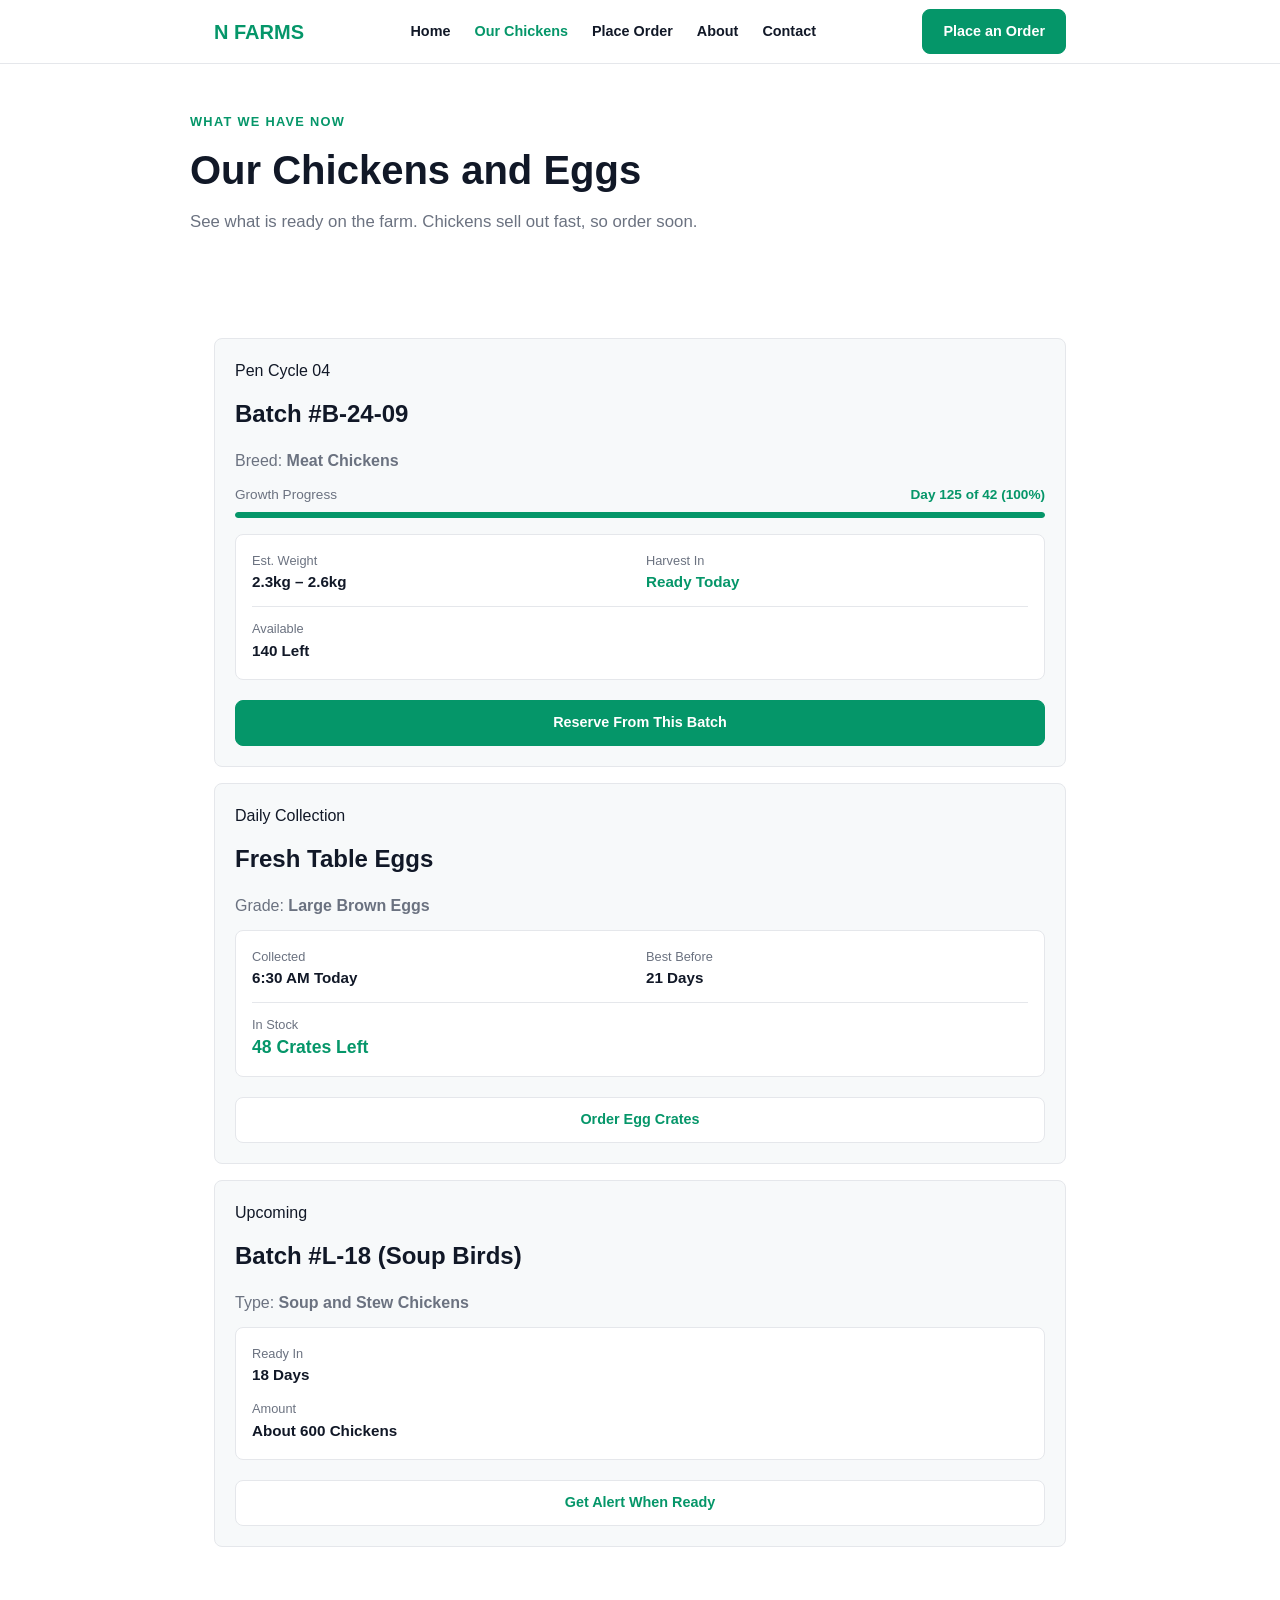
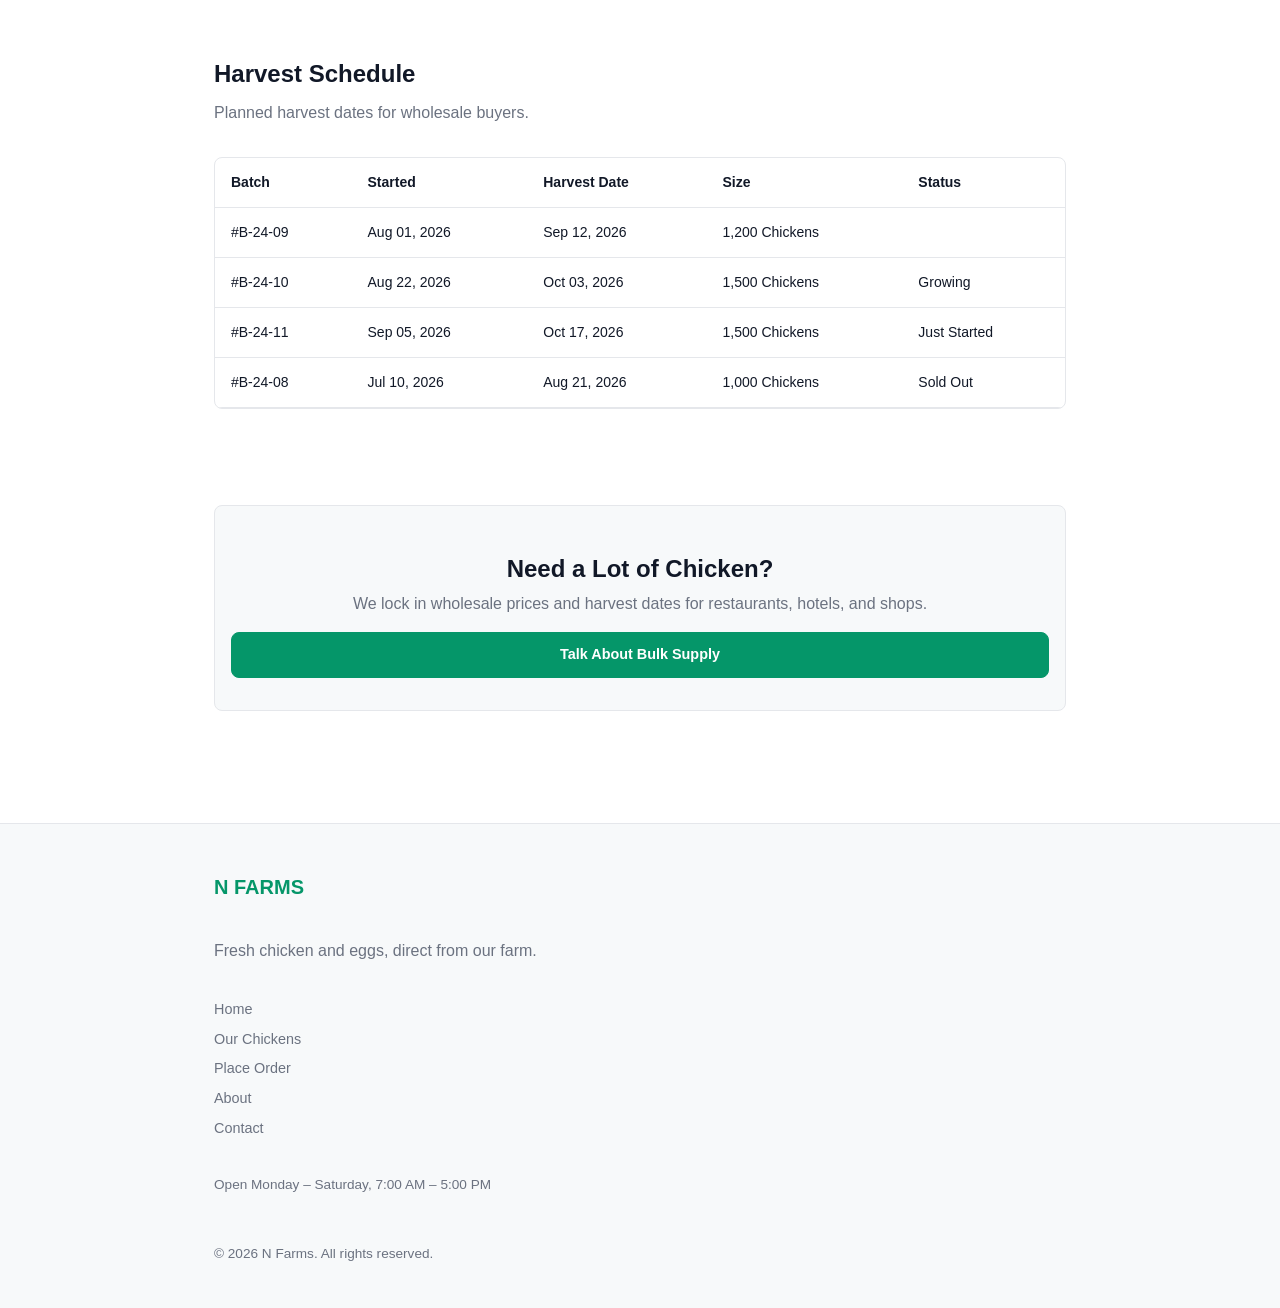
<file: inventory.html>
<!DOCTYPE html>
<html lang="en">
<head>
  <meta charset="UTF-8">
  <meta name="viewport" content="width=device-width, initial-scale=1.0">
  <title>Our Chickens | N Farms</title>
  <meta name="description" content="See what chickens and eggs are available at N Farms right now.">
  <link rel="stylesheet" href="css/style.css">
</head>
<body>

  <header class="site-header">
    <div class="container nav-container">
      <a href="index.html" class="brand-logo">N FARMS</a>
      <div class="status-pill"><span>Open for Orders</span></div>
      <nav class="nav-links" id="nav-menu" aria-label="Primary Navigation">
        <a href="index.html" class="nav-link">Home</a>
        <a href="inventory.html" class="nav-link" aria-current="page">Our Chickens</a>
        <a href="order.html" class="nav-link">Place Order</a>
        <a href="about.html" class="nav-link">About</a>
        <a href="contact.html" class="nav-link">Contact</a>
      </nav>
      <div class="nav-actions">
        <a href="order.html" class="btn btn-primary">Place an Order</a>
        <button class="nav-toggle" id="nav-toggle" aria-label="Open menu" aria-expanded="false">
          <span class="nav-toggle-bar"></span>
          <span class="nav-toggle-bar"></span>
          <span class="nav-toggle-bar"></span>
        </button>
      </div>
    </div>
  </header>

  <main>
    <section class="container hero">
      <div>
        <span class="hero-kicker">What We Have Now</span>
        <h1 class="hero-title">Our Chickens and Eggs</h1>
        <p class="hero-lead">See what is ready on the farm. Chickens sell out fast, so order soon.</p>
      </div>
    </section>

    <section class="container">
      <div id="live-inventory-grid" class="grid">
        <!-- Meat chicken batch -->
        <article class="card" id="card-batch-b2409">
          <div>
            <div class="status-row">
              <div>
                <span class="batch-cycle">Pen Cycle 04</span>
                <h2 class="batch-name">Batch #B-24-09</h2>
              </div>
              <span class="status-pill"><span>Growing</span></span>
            </div>
            <p>Breed: <strong>Meat Chickens</strong></p>
            <div style="margin-bottom: 1rem;">
              <div style="display: flex; justify-content: space-between; font-size: 0.85rem; margin-bottom: 0.4rem;">
                <span style="color: var(--color-text-muted);">Growth Progress</span>
                <span style="color: var(--accent-green); font-weight: 700;" data-admin-inv="B-24-09.progress">Day 38 of 42 (90%)</span>
              </div>
              <div style="width: 100%; height: 6px; background-color: var(--color-border); border-radius: var(--radius-full); overflow: hidden;">
                <div style="width: 90%; height: 100%; background-color: var(--accent-green); border-radius: var(--radius-full);" data-admin-inv="B-24-09.progressBar"></div>
              </div>
            </div>
            <div style="display: grid; grid-template-columns: 1fr 1fr; gap: 0.75rem; padding: 1rem; background: var(--color-bg); border: 1px solid var(--color-border); border-radius: var(--radius); margin-bottom: 1.25rem;">
              <div>
                <span style="font-size: 0.8rem; color: var(--color-text-muted); display: block;">Est. Weight</span>
                <span style="font-size: 0.95rem; font-weight: 700; color: var(--color-text);" data-admin-inv="B-24-09.weight">2.3kg – 2.6kg</span>
              </div>
              <div>
                <span style="font-size: 0.8rem; color: var(--color-text-muted); display: block;">Harvest In</span>
                <span style="font-size: 0.95rem; font-weight: 700; color: var(--accent-warm);" data-admin-inv="B-24-09.harvestIn">4 Days</span>
              </div>
              <div style="grid-column: span 2; border-top: 1px solid var(--color-border); padding-top: 0.75rem;">
                <span style="font-size: 0.8rem; color: var(--color-text-muted); display: block;">Available</span>
                <span style="font-size: 0.95rem; font-weight: 700; color: var(--color-text);" data-admin-inv="B-24-09.available">140 Chickens Left</span>
              </div>
            </div>
          </div>
          <a href="order.html?batch=B-24-09" class="btn btn-primary btn-full">Reserve From This Batch</a>
        </article>

        <!-- Eggs -->
        <article class="card" id="card-table-eggs">
          <div>
            <div class="status-row">
              <div>
                <span class="batch-cycle">Daily Collection</span>
                <h2 class="batch-name">Fresh Table Eggs</h2>
              </div>
              <span class="status-pill"><span>In Stock</span></span>
            </div>
            <p>Grade: <strong>Large Brown Eggs</strong></p>
            <div style="display: grid; grid-template-columns: 1fr 1fr; gap: 0.75rem; padding: 1rem; background: var(--color-bg); border: 1px solid var(--color-border); border-radius: var(--radius); margin-bottom: 1.25rem;">
              <div>
                <span style="font-size: 0.8rem; color: var(--color-text-muted); display: block;">Collected</span>
                <span style="font-size: 0.95rem; font-weight: 700; color: var(--color-text);" data-admin-inv="table-eggs.collected">6:30 AM Today</span>
              </div>
              <div>
                <span style="font-size: 0.8rem; color: var(--color-text-muted); display: block;">Best Before</span>
                <span style="font-size: 0.95rem; font-weight: 700; color: var(--color-text);" data-admin-inv="table-eggs.bestBefore">21 Days</span>
              </div>
              <div style="grid-column: span 2; border-top: 1px solid var(--color-border); padding-top: 0.75rem;">
                <span style="font-size: 0.8rem; color: var(--color-text-muted); display: block;">In Stock</span>
                <span style="font-size: 1.1rem; font-weight: 700; color: var(--color-accent);" data-admin-inv="table-eggs.stock">48 Crates Left</span>
              </div>
            </div>
          </div>
          <a href="order.html?item=eggs" class="btn btn-outline btn-full">Order Egg Crates</a>
        </article>
        <!-- Soup birds -->
        <article class="card" id="card-batch-l18">
          <div>
            <div class="status-row">
              <div>
                <span class="batch-cycle">Upcoming</span>
                <h2 class="batch-name">Batch #L-18 (Soup Birds)</h2>
              </div>
              <span class="status-pill"><span>Soon</span></span>
            </div>
            <p>Type: <strong>Soup and Stew Chickens</strong></p>
            <div style="display: grid; grid-template-columns: 1fr; gap: 0.75rem; padding: 1rem; background: var(--color-bg); border: 1px solid var(--color-border); border-radius: var(--radius); margin-bottom: 1.25rem;">
              <div>
                <span style="font-size: 0.8rem; color: var(--color-text-muted); display: block;">Ready In</span>
                <span style="font-size: 0.95rem; font-weight: 700; color: var(--color-text);" data-admin-inv="L-18.readyIn">18 Days</span>
              </div>
              <div>
                <span style="font-size: 0.8rem; color: var(--color-text-muted); display: block;">Amount</span>
                <span style="font-size: 0.95rem; font-weight: 700; color: var(--color-text);" data-admin-inv="L-18.amount">About 600 Chickens</span>
              </div>
            </div>
          </div>
          <a href="#batch-schedule" class="btn btn-outline btn-full">Get Alert When Ready</a>
        </article>
      </div>
    </section>

    <section class="container" id="batch-schedule">
      <h2 class="section-title">Harvest Schedule</h2>
      <p class="section-desc">Planned harvest dates for wholesale buyers.</p>
      <div class="table-wrap">
        <table>
          <thead>
            <tr>
              <th>Batch</th>
              <th>Started</th>
              <th>Harvest Date</th>
              <th>Size</th>
              <th>Status</th>
            </tr>
          </thead>
          <tbody id="batch-table-body">
            <tr>
              <td>#B-24-09</td>
              <td>Aug 01, 2026</td>
              <td>Sep 12, 2026</td>
              <td>1,200 Chickens</td>
              <td><span class="status-pill" style="font-size: 0.6875rem;"><span>Almost Ready</span></span></td>
            </tr>
            <tr>
              <td>#B-24-10</td>
              <td>Aug 22, 2026</td>
              <td>Oct 03, 2026</td>
              <td>1,500 Chickens</td>
              <td>Growing</td>
            </tr>
            <tr>
              <td>#B-24-11</td>
              <td>Sep 05, 2026</td>
              <td>Oct 17, 2026</td>
              <td>1,500 Chickens</td>
              <td>Just Started</td>
            </tr>
            <tr>
              <td>#B-24-08</td>
              <td>Jul 10, 2026</td>
              <td>Aug 21, 2026</td>
              <td>1,000 Chickens</td>
              <td>Sold Out</td>
            </tr>
          </tbody>
        </table>
      </div>
    </section>

    <section class="container">
      <div class="card" style="text-align: center; padding: 2rem 1rem;">
        <h2 class="section-title">Need a Lot of Chicken?</h2>
        <p style="margin: 0 0 1rem 0;">We lock in wholesale prices and harvest dates for restaurants, hotels, and shops.</p>
        <a href="contact.html" class="btn btn-primary btn-full">Talk About Bulk Supply</a>
      </div>
    </section>
  </main>

  <footer class="site-footer">
    <div class="container">
      <div class="footer-inner">
        <span class="footer-brand">N FARMS</span>
        <p class="footer-desc" data-admin-text="footerDesc">Fresh chicken and eggs, direct from our farm.</p>
        <nav class="footer-nav">
          <a href="index.html" class="footer-link">Home</a>
          <a href="inventory.html" class="footer-link">Our Chickens</a>
          <a href="order.html" class="footer-link">Place Order</a>
          <a href="about.html" class="footer-link">About</a>
          <a href="contact.html" class="footer-link">Contact</a>
        </nav>
        <p class="footer-copyright">Open Monday – Saturday, 7:00 AM – 5:00 PM</p>
        <p class="footer-copyright">&copy; 2026 N Farms. All rights reserved.</p>
      </div>
    </div>
  </footer>

  <script src="js/main.js" defer></script>
  <script src="js/inventory.js" defer></script>
  <script src="js/config.js" defer></script>
</body>
</html>
</file>
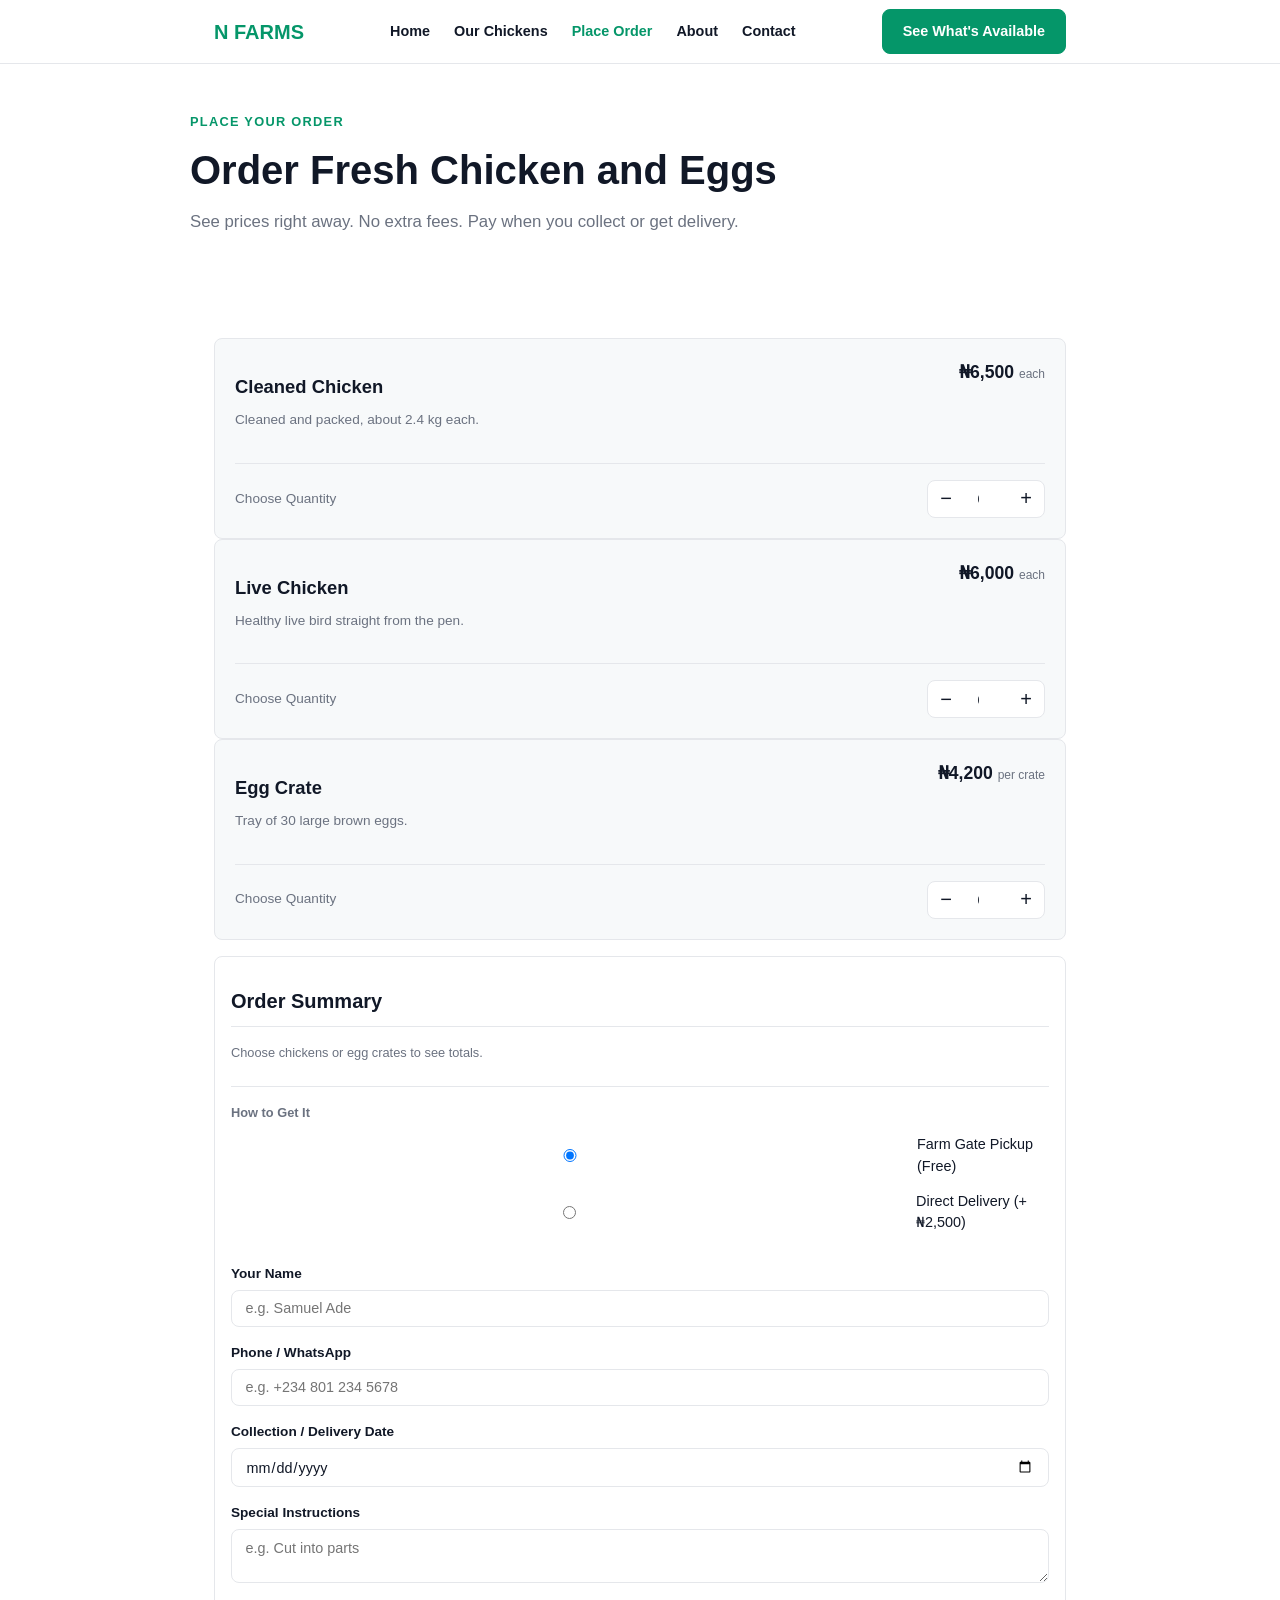
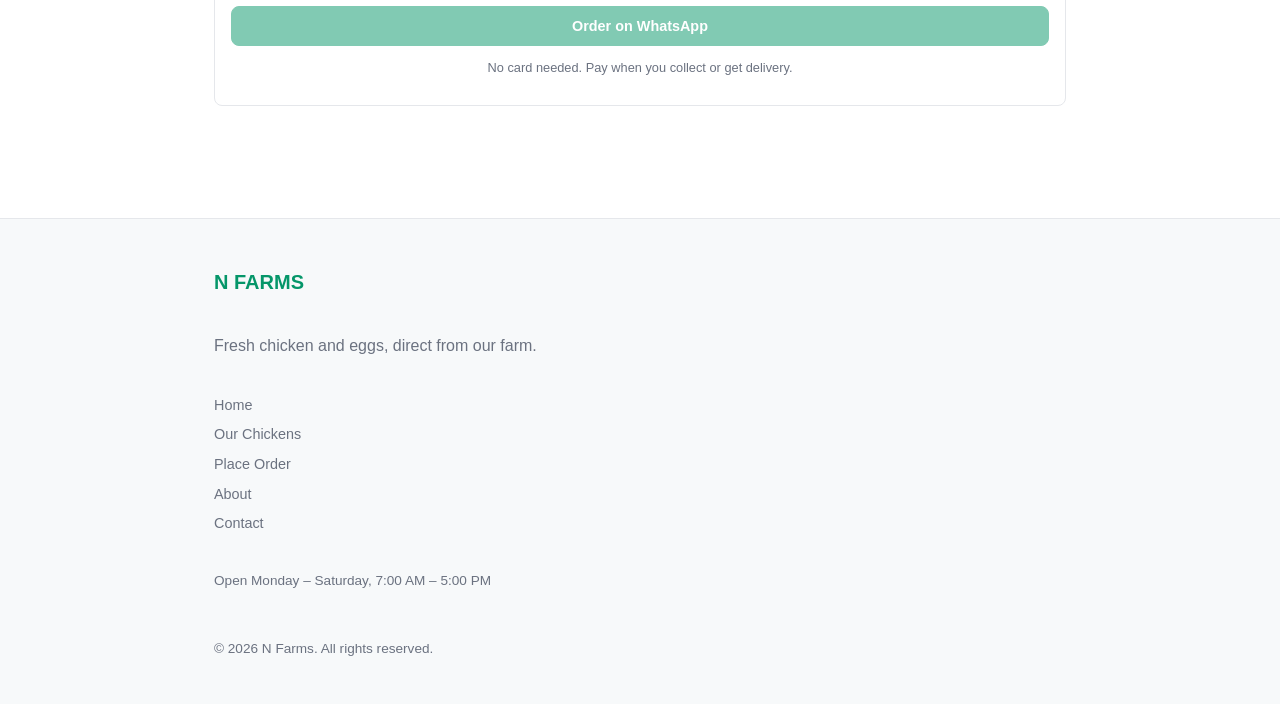
<file: order.html>
<!DOCTYPE html>
<html lang="en">
<head>
  <meta charset="UTF-8">
  <meta name="viewport" content="width=device-width, initial-scale=1.0">
  <title>Place Your Order | N Farms</title>
  <meta name="description" content="Order fresh chicken meat, live chickens, and egg crates direct from N Farms.">
  <link rel="stylesheet" href="css/style.css">
</head>
<body>

  <header class="site-header">
    <div class="container nav-container">
      <a href="index.html" class="brand-logo">N FARMS</a>
      <div class="status-pill"><span>Open for Orders</span></div>
      <nav class="nav-links" id="nav-menu" aria-label="Primary Navigation">
        <a href="index.html" class="nav-link">Home</a>
        <a href="inventory.html" class="nav-link">Our Chickens</a>
        <a href="order.html" class="nav-link" aria-current="page">Place Order</a>
        <a href="about.html" class="nav-link">About</a>
        <a href="contact.html" class="nav-link">Contact</a>
      </nav>
      <div class="nav-actions">
        <a href="inventory.html" class="btn btn-primary">See What's Available</a>
        <button class="nav-toggle" id="nav-toggle" aria-label="Open menu" aria-expanded="false">
          <span class="nav-toggle-bar"></span>
          <span class="nav-toggle-bar"></span>
          <span class="nav-toggle-bar"></span>
        </button>
      </div>
    </div>
  </header>

  <main>
    <section class="container hero">
      <div>
        <span class="hero-kicker">Place Your Order</span>
        <h1 class="hero-title">Order Fresh Chicken and Eggs</h1>
        <p class="hero-lead">See prices right away. No extra fees. Pay when you collect or get delivery.</p>
      </div>
    </section>

    <section class="container">
      <form id="order-form" action="#" class="grid">
        <div>
          <div class="item-card card" id="item-card-dressed">
            <div class="item-head">
              <div>
                <h3 class="item-name">Cleaned Chicken</h3>
                <p class="item-desc">Cleaned and packed, about 2.4 kg each.</p>
              </div>
              <span class="item-price" data-admin-price="dressed">₦6,500 <span style="font-size: 0.75rem; font-weight: 500; color: var(--color-text-muted);">each</span></span>
            </div>
            <div class="batch-pill" id="dressed-batch-indicator" style="display: none;">
              <span id="dressed-batch-label">Batch #B-24-09</span>
            </div>
            <div style="display: flex; align-items: center; justify-content: space-between; border-top: 1px solid var(--color-border); padding-top: 1rem; margin-top: 0.5rem;">
              <span style="font-size: 0.85rem; color: var(--color-text-muted);">Choose Quantity</span>
              <div class="qty-control">
                <button type="button" class="qty-btn" data-target="dressed-qty" data-action="decrement" aria-label="Decrease quantity">−</button>
                <input type="number" id="dressed-qty" name="dressed_qty" value="0" min="0" max="500" class="qty-input">
                <button type="button" class="qty-btn" data-target="dressed-qty" data-action="increment" aria-label="Increase quantity">+</button>
              </div>
            </div>
          </div>

          <div class="item-card card" id="item-card-live">
            <div class="item-head">
              <div>
                <h3 class="item-name">Live Chicken</h3>
                <p class="item-desc">Healthy live bird straight from the pen.</p>
              </div>
              <span class="item-price" data-admin-price="live">₦6,000 <span style="font-size: 0.75rem; font-weight: 500; color: var(--color-text-muted);">each</span></span>
            </div>
            <div style="display: flex; align-items: center; justify-content: space-between; border-top: 1px solid var(--color-border); padding-top: 1rem; margin-top: 0.5rem;">
              <span style="font-size: 0.85rem; color: var(--color-text-muted);">Choose Quantity</span>
              <div class="qty-control">
                <button type="button" class="qty-btn" data-target="live-qty" data-action="decrement" aria-label="Decrease quantity">−</button>
                <input type="number" id="live-qty" name="live_qty" value="0" min="0" max="500" class="qty-input">
                <button type="button" class="qty-btn" data-target="live-qty" data-action="increment" aria-label="Increase quantity">+</button>
              </div>
            </div>
          </div>

          <div class="item-card card" id="item-card-eggs">
            <div class="item-head">
              <div>
                <h3 class="item-name">Egg Crate</h3>
                <p class="item-desc">Tray of 30 large brown eggs.</p>
              </div>
              <span class="item-price" data-admin-price="eggs">₦4,200 <span style="font-size: 0.75rem; font-weight: 500; color: var(--color-text-muted);">per crate</span></span>
            </div>
            <div style="display: flex; align-items: center; justify-content: space-between; border-top: 1px solid var(--color-border); padding-top: 1rem; margin-top: 0.5rem;">
              <span style="font-size: 0.85rem; color: var(--color-text-muted);">Choose Quantity</span>
              <div class="qty-control">
                <button type="button" class="qty-btn" data-target="eggs-qty" data-action="decrement" aria-label="Decrease quantity">−</button>
                <input type="number" id="eggs-qty" name="eggs_qty" value="0" min="0" max="200" class="qty-input">
                <button type="button" class="qty-btn" data-target="eggs-qty" data-action="increment" aria-label="Increase quantity">+</button>
              </div>
            </div>
          </div>
        </div>
        <aside class="card summary-card">
          <h2 class="section-title" style="margin-bottom: 1rem; padding-bottom: 0.75rem; border-bottom: 1px solid var(--color-border); font-size: 1.25rem;">Order Summary</h2>
          <div id="order-breakdown" style="display: flex; flex-direction: column; gap: 0.75rem; font-size: 0.875rem; margin-bottom: 1.5rem;">
            <div id="line-dressed" style="display: none; justify-content: space-between;">
              <span style="color: var(--color-text-muted);">Cleaned Chicken (<span id="dressed-count">0</span>x)</span>
              <span style="font-weight: 500;" id="dressed-subtotal">₦0</span>
            </div>
            <div id="line-live" style="display: none; justify-content: space-between;">
              <span style="color: var(--color-text-muted);">Live Chicken (<span id="live-count">0</span>x)</span>
              <span style="font-weight: 500;" id="live-subtotal">₦0</span>
            </div>
            <div id="line-eggs" style="display: none; justify-content: space-between;">
              <span style="color: var(--color-text-muted);">Egg Crates (<span id="eggs-count">0</span>x)</span>
              <span style="font-weight: 500;" id="eggs-subtotal">₦0</span>
            </div>
            <div id="empty-state-notice" style="color: var(--color-text-muted); font-size: 0.8rem;">Choose chickens or egg crates to see totals.</div>
          </div>

          <div style="margin-bottom: 1.5rem; padding-top: 1rem; border-top: 1px solid var(--color-border);">
            <span style="font-size: 0.8rem; font-weight: 600; color: var(--color-text-muted); display: block; margin-bottom: 0.75rem;">How to Get It</span>
            <div class="radio-group">
              <label>
                <input type="radio" name="fulfillment" value="pickup" checked>
                <span>Farm Gate Pickup (Free)</span>
              </label>
              <label>
                <input type="radio" name="fulfillment" value="delivery">
                <span>Direct Delivery (+<span data-admin-price="delivery">₦2,500</span>)</span>
              </label>
            </div>
          </div>

          <div id="address-container" style="display: none; margin-bottom: 1rem;">
            <label for="customer-address">Delivery Address / Town</label>
            <input type="text" id="customer-address" name="address" placeholder="Estate name, street, landmarks">
          </div>

          <div class="field">
            <label for="customer-name">Your Name</label>
            <input type="text" id="customer-name" name="name" required placeholder="e.g. Samuel Ade">
          </div>
          <div class="field">
            <label for="customer-phone">Phone / WhatsApp</label>
            <input type="tel" id="customer-phone" name="phone" required placeholder="e.g. +234 801 234 5678">
          </div>
          <div class="field">
            <label for="order-date">Collection / Delivery Date</label>
            <input type="date" id="order-date" name="date">
          </div>
          <div class="field">
            <label for="order-notes">Special Instructions</label>
            <textarea id="order-notes" name="notes" rows="2" placeholder="e.g. Cut into parts"></textarea>
          </div>

          <button type="button" id="btn-checkout" class="btn btn-primary btn-full">
            <span>Order on WhatsApp</span>
          </button>
          <p style="font-size: 0.8rem; color: var(--color-text-muted); text-align: center; margin-top: 0.75rem;">
            No card needed. Pay when you collect or get delivery.
          </p>
        </aside>
      </form>
    </section>
  </main>

  <footer class="site-footer">
    <div class="container">
      <div class="footer-inner">
        <span class="footer-brand">N FARMS</span>
        <p class="footer-desc" data-admin-text="footerDesc">Fresh chicken and eggs, direct from our farm.</p>
        <nav class="footer-nav">
          <a href="index.html" class="footer-link">Home</a>
          <a href="inventory.html" class="footer-link">Our Chickens</a>
          <a href="order.html" class="footer-link">Place Order</a>
          <a href="about.html" class="footer-link">About</a>
          <a href="contact.html" class="footer-link">Contact</a>
        </nav>
        <p class="footer-copyright">Open Monday – Saturday, 7:00 AM – 5:00 PM</p>
        <p class="footer-copyright">&copy; 2026 N Farms. All rights reserved.</p>
      </div>
    </div>
  </footer>

  <script src="js/main.js" defer></script>
  <script src="js/order.js" defer></script>
  <script src="js/config.js" defer></script>
</body>
</html>
</file>
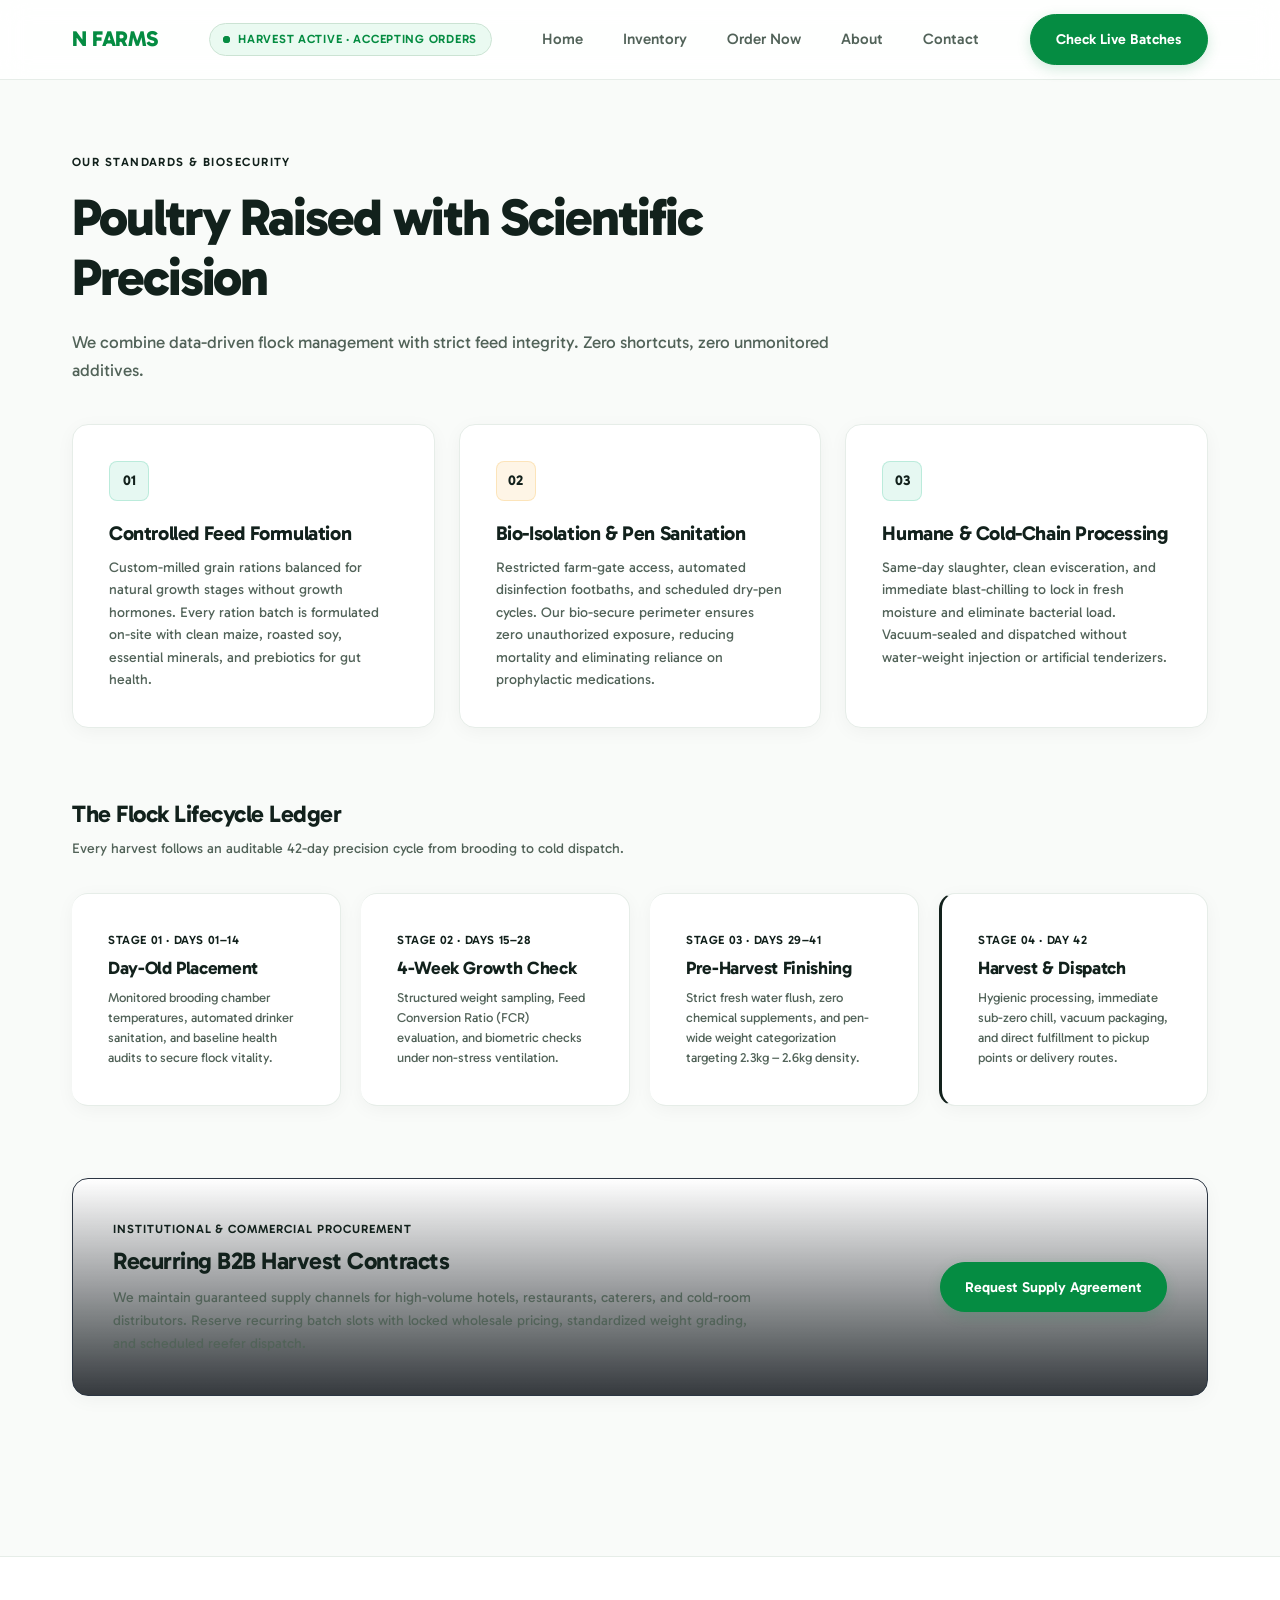
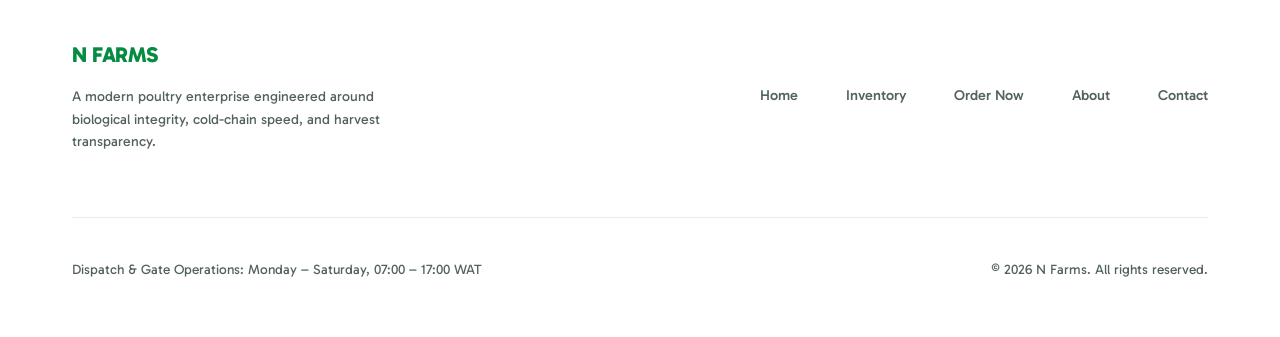
<file: poultry-farm/about.html>
<!DOCTYPE html>
<html lang="en">
<head>
  <meta charset="UTF-8">
  <meta name="viewport" content="width=device-width, initial-scale=1.0">
  <title>About Our Standards & Biosecurity | N Farms</title>
  <meta name="description" content="Discover how N Farms combines data-driven flock management, custom-milled organic feed rations, and strict biosecurity to produce precision poultry.">
  <link rel="stylesheet" href="css/style.css">
</head>
<body>

  <!-- Sticky Navigation Header -->
  <header class="site-header">
    <div class="container nav-container">
      <a href="index.html" class="brand-logo">N FARMS</a>

      <div class="status-pill">
        <span class="status-dot"></span>
        <span>Harvest Active · Accepting Orders</span>
      </div>

      <nav class="nav-links" id="nav-menu" aria-label="Primary Navigation">
        <a href="index.html" class="nav-link">Home</a>
        <a href="inventory.html" class="nav-link">Inventory</a>
        <a href="order.html" class="nav-link">Order Now</a>
        <a href="about.html" class="nav-link" aria-current="page">About</a>
        <a href="contact.html" class="nav-link">Contact</a>
      </nav>

      <div class="nav-actions">
        <a href="inventory.html" class="btn btn-primary">Check Live Batches</a>
        <button class="nav-toggle" id="nav-toggle" aria-label="Toggle navigation menu" aria-expanded="false">
          <span class="nav-toggle-bar"></span>
          <span class="nav-toggle-bar"></span>
          <span class="nav-toggle-bar"></span>
        </button>
      </div>
    </div>
  </header>

  <main>
    <!-- Page Header -->
    <section class="container" style="padding-top: 4.5rem; padding-bottom: 2.5rem;">
      <div style="max-width: 760px;">
        <p style="font-size: 0.75rem; letter-spacing: 0.12em; text-transform: uppercase; color: var(--accent-warm); font-weight: 600; margin-bottom: 1rem;">
          OUR STANDARDS & BIOSECURITY
        </p>
        <h1 style="font-size: clamp(2rem, 4.5vw, 3.25rem); line-height: 1.15; margin-bottom: 1.25rem;">
          Poultry Raised with Scientific Precision
        </h1>
        <p style="font-size: 1.0625rem; line-height: 1.65;">
          We combine data-driven flock management with strict feed integrity. Zero shortcuts, zero unmonitored additives.
        </p>
      </div>
    </section>

    <!-- Operational Pillars -->
    <section class="container" style="padding-bottom: 4.5rem;">
      <div style="display: grid; grid-template-columns: repeat(auto-fit, minmax(300px, 1fr)); gap: 1.5rem;">
        
        <article class="card" style="display: flex; flex-direction: column; justify-content: space-between;">
          <div>
            <div style="width: 40px; height: 40px; border-radius: var(--radius-sm); background: rgba(16, 185, 129, 0.1); border: 1px solid rgba(16, 185, 129, 0.2); display: flex; align-items: center; justify-content: center; margin-bottom: 1.25rem;">
              <span style="font-size: 0.875rem; font-weight: 700; color: var(--accent-green);">01</span>
            </div>
            <h2 style="font-size: 1.25rem; margin-bottom: 0.75rem;">Controlled Feed Formulation</h2>
            <p style="font-size: 0.875rem; line-height: 1.6;">
              Custom-milled grain rations balanced for natural growth stages without growth hormones. Every ration batch is formulated on-site with clean maize, roasted soy, essential minerals, and prebiotics for gut health.
            </p>
          </div>
        </article>

        <article class="card" style="display: flex; flex-direction: column; justify-content: space-between;">
          <div>
            <div style="width: 40px; height: 40px; border-radius: var(--radius-sm); background: rgba(245, 158, 11, 0.1); border: 1px solid rgba(245, 158, 11, 0.2); display: flex; align-items: center; justify-content: center; margin-bottom: 1.25rem;">
              <span style="font-size: 0.875rem; font-weight: 700; color: var(--accent-warm);">02</span>
            </div>
            <h2 style="font-size: 1.25rem; margin-bottom: 0.75rem;">Bio-Isolation & Pen Sanitation</h2>
            <p style="font-size: 0.875rem; line-height: 1.6;">
              Restricted farm-gate access, automated disinfection footbaths, and scheduled dry-pen cycles. Our bio-secure perimeter ensures zero unauthorized exposure, reducing mortality and eliminating reliance on prophylactic medications.
            </p>
          </div>
        </article>

        <article class="card" style="display: flex; flex-direction: column; justify-content: space-between;">
          <div>
            <div style="width: 40px; height: 40px; border-radius: var(--radius-sm); background: rgba(16, 185, 129, 0.1); border: 1px solid rgba(16, 185, 129, 0.2); display: flex; align-items: center; justify-content: center; margin-bottom: 1.25rem;">
              <span style="font-size: 0.875rem; font-weight: 700; color: var(--accent-green);">03</span>
            </div>
            <h2 style="font-size: 1.25rem; margin-bottom: 0.75rem;">Humane & Cold-Chain Processing</h2>
            <p style="font-size: 0.875rem; line-height: 1.6;">
              Same-day slaughter, clean evisceration, and immediate blast-chilling to lock in fresh moisture and eliminate bacterial load. Vacuum-sealed and dispatched without water-weight injection or artificial tenderizers.
            </p>
          </div>
        </article>

      </div>
    </section>

    <!-- The Production Ledger / Timeline -->
    <section class="container" style="padding-bottom: 4.5rem;">
      <div style="margin-bottom: 2rem;">
        <h2 style="font-size: 1.5rem; margin-bottom: 0.5rem;">The Flock Lifecycle Ledger</h2>
        <p style="font-size: 0.875rem;">Every harvest follows an auditable 42-day precision cycle from brooding to cold dispatch.</p>
      </div>

      <div style="display: grid; grid-template-columns: repeat(auto-fit, minmax(250px, 1fr)); gap: 1.25rem;">
        
        <div class="card" style="border-left: 3px solid var(--accent-green);">
          <span style="font-size: 0.75rem; font-weight: 600; color: var(--accent-green); text-transform: uppercase; letter-spacing: 0.05em; display: block; margin-bottom: 0.5rem;">Stage 01 · Days 01–14</span>
          <h3 style="font-size: 1.125rem; margin-bottom: 0.5rem;">Day-Old Placement</h3>
          <p style="font-size: 0.8125rem; line-height: 1.55;">
            Monitored brooding chamber temperatures, automated drinker sanitation, and baseline health audits to secure flock vitality.
          </p>
        </div>

        <div class="card" style="border-left: 3px solid var(--accent-warm);">
          <span style="font-size: 0.75rem; font-weight: 600; color: var(--accent-warm); text-transform: uppercase; letter-spacing: 0.05em; display: block; margin-bottom: 0.5rem;">Stage 02 · Days 15–28</span>
          <h3 style="font-size: 1.125rem; margin-bottom: 0.5rem;">4-Week Growth Check</h3>
          <p style="font-size: 0.8125rem; line-height: 1.55;">
            Structured weight sampling, Feed Conversion Ratio (FCR) evaluation, and biometric checks under non-stress ventilation.
          </p>
        </div>

        <div class="card" style="border-left: 3px solid var(--accent-green);">
          <span style="font-size: 0.75rem; font-weight: 600; color: var(--accent-green); text-transform: uppercase; letter-spacing: 0.05em; display: block; margin-bottom: 0.5rem;">Stage 03 · Days 29–41</span>
          <h3 style="font-size: 1.125rem; margin-bottom: 0.5rem;">Pre-Harvest Finishing</h3>
          <p style="font-size: 0.8125rem; line-height: 1.55;">
            Strict fresh water flush, zero chemical supplements, and pen-wide weight categorization targeting 2.3kg – 2.6kg density.
          </p>
        </div>

        <div class="card" style="border-left: 3px solid var(--text-primary);">
          <span style="font-size: 0.75rem; font-weight: 600; color: var(--text-primary); text-transform: uppercase; letter-spacing: 0.05em; display: block; margin-bottom: 0.5rem;">Stage 04 · Day 42</span>
          <h3 style="font-size: 1.125rem; margin-bottom: 0.5rem;">Harvest & Dispatch</h3>
          <p style="font-size: 0.8125rem; line-height: 1.55;">
            Hygienic processing, immediate sub-zero chill, vacuum packaging, and direct fulfillment to pickup points or delivery routes.
          </p>
        </div>

      </div>
    </section>

    <!-- Wholesale & B2B Supply Note -->
    <section class="container" style="padding-bottom: 2rem;">
      <div class="card" style="display: flex; flex-wrap: wrap; align-items: center; justify-content: space-between; gap: 2rem; background: linear-gradient(180deg, var(--bg-card) 0%, rgba(19, 24, 29, 0.85) 100%); border-color: #2b3542; padding: 2.5rem;">
        <div style="max-width: 650px;">
          <span style="font-size: 0.75rem; font-weight: 600; color: var(--accent-warm); text-transform: uppercase; letter-spacing: 0.08em; display: block; margin-bottom: 0.5rem;">
            INSTITUTIONAL & COMMERCIAL PROCUREMENT
          </span>
          <h2 style="font-size: 1.5rem; margin-bottom: 0.65rem;">Recurring B2B Harvest Contracts</h2>
          <p style="font-size: 0.875rem; line-height: 1.65;">
            We maintain guaranteed supply channels for high-volume hotels, restaurants, caterers, and cold-room distributors. Reserve recurring batch slots with locked wholesale pricing, standardized weight grading, and scheduled reefer dispatch.
          </p>
        </div>
        <div>
          <a href="contact.html" class="btn btn-primary" style="padding: 0.75rem 1.5rem; font-weight: 600;">Request Supply Agreement</a>
        </div>
      </div>
    </section>
  </main>

  <!-- Shared Footer -->
  <footer class="site-footer">
    <div class="container">
      <div class="footer-top">
        <div style="max-width: 360px;">
          <div class="brand-logo" style="margin-bottom: 0.75rem;">N FARMS</div>
          <p style="font-size: 0.875rem; line-height: 1.6;">
            A modern poultry enterprise engineered around biological integrity, cold-chain speed, and harvest transparency.
          </p>
        </div>

        <nav class="footer-nav" aria-label="Footer Navigation">
          <a href="index.html" class="footer-link">Home</a>
          <a href="inventory.html" class="footer-link">Inventory</a>
          <a href="order.html" class="footer-link">Order Now</a>
          <a href="about.html" class="footer-link">About</a>
          <a href="contact.html" class="footer-link">Contact</a>
        </nav>
      </div>

      <div class="footer-bottom">
        <p class="footer-copyright">
          Dispatch & Gate Operations: Monday – Saturday, 07:00 – 17:00 WAT
        </p>
        <p class="footer-copyright">
          &copy; 2026 N Farms. All rights reserved.
        </p>
      </div>
    </div>
  </footer>

  <script src="js/main.js" defer></script>
</body>
</html>
</file>
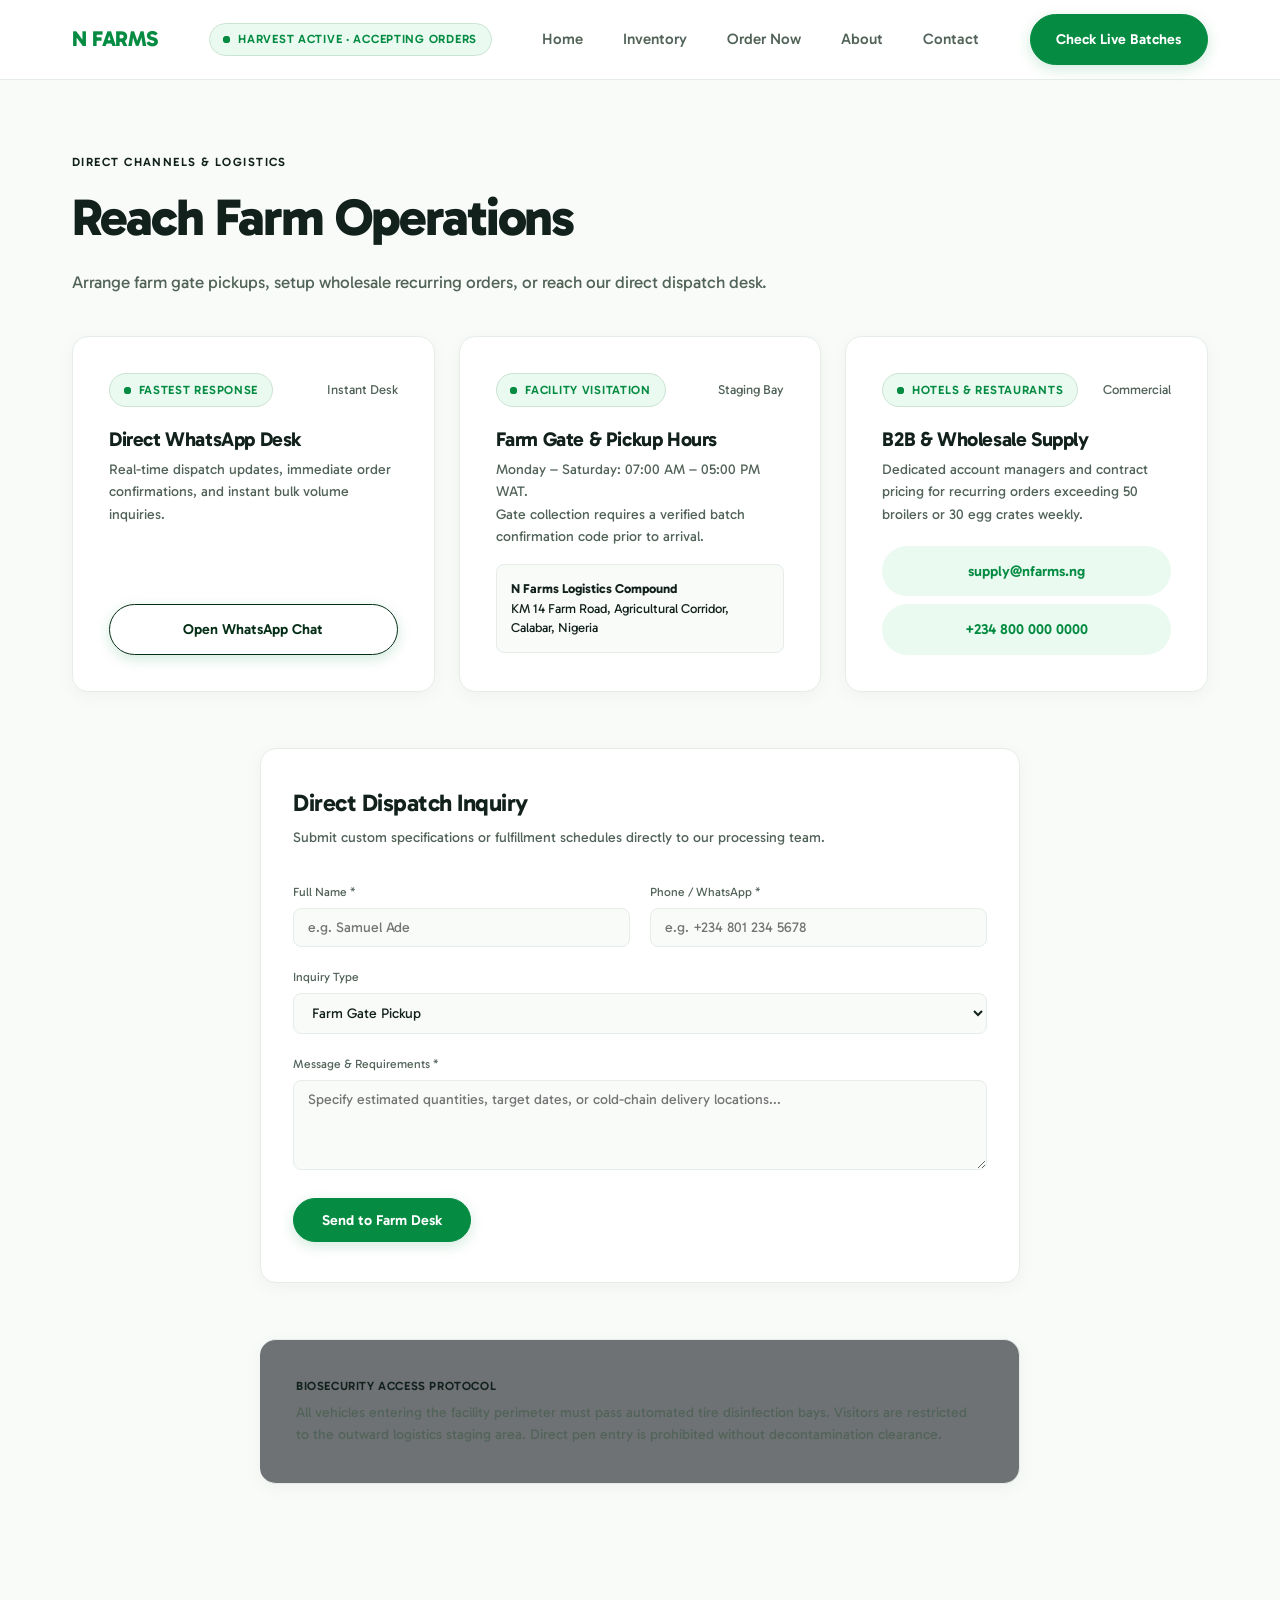
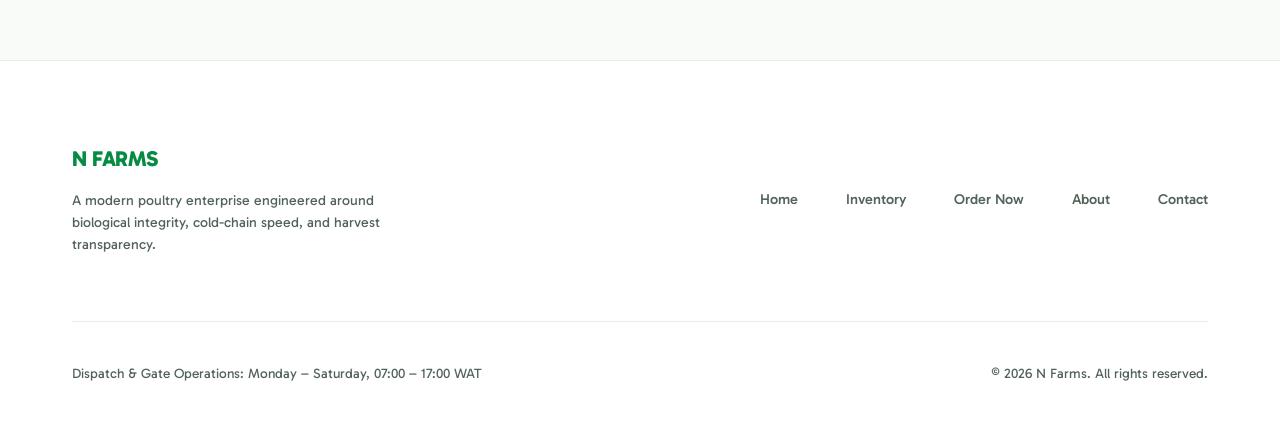
<file: poultry-farm/contact.html>
<!DOCTYPE html>
<html lang="en">
<head>
  <meta charset="UTF-8">
  <meta name="viewport" content="width=device-width, initial-scale=1.0">
  <title>Reach Farm Operations & Logistics | N Farms</title>
  <meta name="description" content="Direct communications desk for N Farms. Arrange gate pickups, establish wholesale contracts, and reach our dispatch team.">
  <link rel="stylesheet" href="css/style.css">
</head>
<body>

  <!-- Sticky Navigation Header -->
  <header class="site-header">
    <div class="container nav-container">
      <a href="index.html" class="brand-logo">N FARMS</a>

      <div class="status-pill">
        <span class="status-dot"></span>
        <span>Harvest Active · Accepting Orders</span>
      </div>

      <nav class="nav-links" id="nav-menu" aria-label="Primary Navigation">
        <a href="index.html" class="nav-link">Home</a>
        <a href="inventory.html" class="nav-link">Inventory</a>
        <a href="order.html" class="nav-link">Order Now</a>
        <a href="about.html" class="nav-link">About</a>
        <a href="contact.html" class="nav-link" aria-current="page">Contact</a>
      </nav>

      <div class="nav-actions">
        <a href="inventory.html" class="btn btn-primary">Check Live Batches</a>
        <button class="nav-toggle" id="nav-toggle" aria-label="Toggle navigation menu" aria-expanded="false">
          <span class="nav-toggle-bar"></span>
          <span class="nav-toggle-bar"></span>
          <span class="nav-toggle-bar"></span>
        </button>
      </div>
    </div>
  </header>

  <main>
    <!-- Page Header -->
    <section class="container" style="padding-top: 4.5rem; padding-bottom: 2.5rem;">
      <div style="max-width: 760px;">
        <p style="font-size: 0.75rem; letter-spacing: 0.12em; text-transform: uppercase; color: var(--accent-warm); font-weight: 600; margin-bottom: 1rem;">
          DIRECT CHANNELS & LOGISTICS
        </p>
        <h1 style="font-size: clamp(2rem, 4.5vw, 3.25rem); line-height: 1.15; margin-bottom: 1.25rem;">
          Reach Farm Operations
        </h1>
        <p style="font-size: 1.0625rem; line-height: 1.65;">
          Arrange farm gate pickups, setup wholesale recurring orders, or reach our direct dispatch desk.
        </p>
      </div>
    </section>

    <!-- Direct Channel Cards -->
    <section class="container" style="padding-bottom: 3.5rem;">
      <div style="display: grid; grid-template-columns: repeat(auto-fit, minmax(300px, 1fr)); gap: 1.5rem;">
        
        <!-- Card 1: Direct WhatsApp Desk -->
        <article class="card" style="display: flex; flex-direction: column; justify-content: space-between;">
          <div>
            <div style="display: flex; justify-content: space-between; align-items: center; margin-bottom: 1.25rem;">
              <span class="status-pill">
                <span class="status-dot"></span>
                <span>FASTEST RESPONSE</span>
              </span>
              <span style="font-size: 0.8125rem; color: var(--text-muted);">Instant Desk</span>
            </div>
            <h2 style="font-size: 1.25rem; margin-bottom: 0.5rem;">Direct WhatsApp Desk</h2>
            <p style="font-size: 0.875rem; line-height: 1.6; margin-bottom: 1.5rem;">
              Real-time dispatch updates, immediate order confirmations, and instant bulk volume inquiries.
            </p>
          </div>
          <a href="https://wa.me/2348000000000?text=Hello%20N%20Farms%20Desk,%20I%20have%20an%20inquiry%20regarding%20orders%20and%20logistics." 
             target="_blank" 
             rel="noopener noreferrer" 
             class="btn btn-primary" 
             style="width: 100%; background-color: var(--accent-green); border-color: var(--accent-green); color: #052e16; font-weight: 600;">
            Open WhatsApp Chat
          </a>
        </article>

        <!-- Card 2: Farm Gate & Pickup Hours -->
        <article class="card" style="display: flex; flex-direction: column; justify-content: space-between;">
          <div>
            <div style="display: flex; justify-content: space-between; align-items: center; margin-bottom: 1.25rem;">
              <span class="status-pill status-warm">
                <span class="status-dot"></span>
                <span>FACILITY VISITATION</span>
              </span>
              <span style="font-size: 0.8125rem; color: var(--text-muted);">Staging Bay</span>
            </div>
            <h2 style="font-size: 1.25rem; margin-bottom: 0.5rem;">Farm Gate & Pickup Hours</h2>
            <p style="font-size: 0.875rem; line-height: 1.6; margin-bottom: 1rem;">
              Monday – Saturday: 07:00 AM – 05:00 PM WAT.<br>
              Gate collection requires a verified batch confirmation code prior to arrival.
            </p>
            <div style="background: var(--bg-main); border: 1px solid var(--border); border-radius: var(--radius-sm); padding: 0.875rem; font-size: 0.8125rem; line-height: 1.5;">
              <strong style="color: var(--text-primary);">N Farms Logistics Compound</strong><br>
              KM 14 Farm Road, Agricultural Corridor, Calabar, Nigeria
            </div>
          </div>
        </article>

        <!-- Card 3: B2B & Wholesale Contracting -->
        <article class="card" style="display: flex; flex-direction: column; justify-content: space-between;">
          <div>
            <div style="display: flex; justify-content: space-between; align-items: center; margin-bottom: 1.25rem;">
              <span class="status-pill">
                <span class="status-dot"></span>
                <span>HOTELS & RESTAURANTS</span>
              </span>
              <span style="font-size: 0.8125rem; color: var(--text-muted);">Commercial</span>
            </div>
            <h2 style="font-size: 1.25rem; margin-bottom: 0.5rem;">B2B & Wholesale Supply</h2>
            <p style="font-size: 0.875rem; line-height: 1.6; margin-bottom: 1.25rem;">
              Dedicated account managers and contract pricing for recurring orders exceeding 50 broilers or 30 egg crates weekly.
            </p>
          </div>
          <div style="display: flex; flex-direction: column; gap: 0.5rem;">
            <a href="mailto:supply@nfarms.ng" class="btn btn-secondary" style="width: 100%;">
              supply@nfarms.ng
            </a>
            <a href="tel:+2348000000000" class="btn btn-secondary" style="width: 100%;">
              +234 800 000 0000
            </a>
          </div>
        </article>

      </div>
    </section>

    <!-- Logistics / Direct Message Form -->
    <section class="container" style="padding-bottom: 3.5rem;">
      <div class="card" style="max-width: 760px; margin: 0 auto; padding: 2.5rem 2rem;">
        <div style="margin-bottom: 2rem;">
          <h2 style="font-size: 1.5rem; margin-bottom: 0.5rem;">Direct Dispatch Inquiry</h2>
          <p style="font-size: 0.875rem;">Submit custom specifications or fulfillment schedules directly to our processing team.</p>
        </div>

        <form id="contact-form" style="display: flex; flex-direction: column; gap: 1.25rem;">
          <div style="display: grid; grid-template-columns: repeat(auto-fit, minmax(280px, 1fr)); gap: 1.25rem;">
            <div>
              <label for="contact-name" style="display: block; font-size: 0.75rem; color: var(--text-muted); margin-bottom: 0.35rem;">Full Name *</label>
              <input type="text" id="contact-name" required placeholder="e.g. Samuel Ade" style="width: 100%; padding: 0.625rem 0.875rem; border-radius: var(--radius-sm); background: var(--bg-main); border: 1px solid var(--border); color: var(--text-primary); font-family: inherit; font-size: 0.875rem; outline: none;">
            </div>

            <div>
              <label for="contact-phone" style="display: block; font-size: 0.75rem; color: var(--text-muted); margin-bottom: 0.35rem;">Phone / WhatsApp *</label>
              <input type="tel" id="contact-phone" required placeholder="e.g. +234 801 234 5678" style="width: 100%; padding: 0.625rem 0.875rem; border-radius: var(--radius-sm); background: var(--bg-main); border: 1px solid var(--border); color: var(--text-primary); font-family: inherit; font-size: 0.875rem; outline: none;">
            </div>
          </div>

          <div>
            <label for="inquiry-type" style="display: block; font-size: 0.75rem; color: var(--text-muted); margin-bottom: 0.35rem;">Inquiry Type</label>
            <select id="inquiry-type" style="width: 100%; padding: 0.625rem 0.875rem; border-radius: var(--radius-sm); background: var(--bg-main); border: 1px solid var(--border); color: var(--text-primary); font-family: inherit; font-size: 0.875rem; outline: none;">
              <option value="Farm Gate Pickup">Farm Gate Pickup</option>
              <option value="Bulk Wholesale Supply">Bulk Wholesale Supply</option>
              <option value="Live Bird Reservation">Live Bird Reservation</option>
              <option value="General Inquiry">General Inquiry</option>
            </select>
          </div>

          <div>
            <label for="contact-message" style="display: block; font-size: 0.75rem; color: var(--text-muted); margin-bottom: 0.35rem;">Message & Requirements *</label>
            <textarea id="contact-message" rows="4" required placeholder="Specify estimated quantities, target dates, or cold-chain delivery locations..." style="width: 100%; padding: 0.625rem 0.875rem; border-radius: var(--radius-sm); background: var(--bg-main); border: 1px solid var(--border); color: var(--text-primary); font-family: inherit; font-size: 0.875rem; outline: none; resize: vertical;"></textarea>
          </div>

          <button type="submit" class="btn btn-primary" style="align-self: flex-start; padding: 0.75rem 1.75rem; font-weight: 600;">
            Send to Farm Desk
          </button>
        </form>
      </div>
    </section>

    <!-- Farm Access Guidelines -->
    <section class="container" style="padding-bottom: 3rem;">
      <div class="card" style="border-left: 3px solid var(--accent-warm); background: rgba(19, 24, 29, 0.6); max-width: 760px; margin: 0 auto;">
        <span style="font-size: 0.75rem; font-weight: 600; color: var(--accent-warm); text-transform: uppercase; letter-spacing: 0.05em; display: block; margin-bottom: 0.35rem;">
          Biosecurity Access Protocol
        </span>
        <p style="font-size: 0.875rem; line-height: 1.6; margin: 0;">
          All vehicles entering the facility perimeter must pass automated tire disinfection bays. Visitors are restricted to the outward logistics staging area. Direct pen entry is prohibited without decontamination clearance.
        </p>
      </div>
    </section>
  </main>

  <!-- Shared Footer -->
  <footer class="site-footer">
    <div class="container">
      <div class="footer-top">
        <div style="max-width: 360px;">
          <div class="brand-logo" style="margin-bottom: 0.75rem;">N FARMS</div>
          <p style="font-size: 0.875rem; line-height: 1.6;">
            A modern poultry enterprise engineered around biological integrity, cold-chain speed, and harvest transparency.
          </p>
        </div>

        <nav class="footer-nav" aria-label="Footer Navigation">
          <a href="index.html" class="footer-link">Home</a>
          <a href="inventory.html" class="footer-link">Inventory</a>
          <a href="order.html" class="footer-link">Order Now</a>
          <a href="about.html" class="footer-link">About</a>
          <a href="contact.html" class="footer-link">Contact</a>
        </nav>
      </div>

      <div class="footer-bottom">
        <p class="footer-copyright">
          Dispatch & Gate Operations: Monday – Saturday, 07:00 – 17:00 WAT
        </p>
        <p class="footer-copyright">
          &copy; 2026 N Farms. All rights reserved.
        </p>
      </div>
    </div>
  </footer>

  <script src="js/main.js" defer></script>
  <script>
    document.addEventListener('DOMContentLoaded', () => {
      const contactForm = document.getElementById('contact-form');
      if (!contactForm) return;

      contactForm.addEventListener('submit', (e) => {
        e.preventDefault();
        const name = document.getElementById('contact-name').value.trim();
        const phone = document.getElementById('contact-phone').value.trim();
        const inquiry = document.getElementById('inquiry-type').value;
        const message = document.getElementById('contact-message').value.trim();

        const payload = [
          '*NEW INQUIRY - N FARMS LOGISTICS*',
          '---------------------------------',
          `• Name: ${name}`,
          `• Contact: ${phone}`,
          `• Subject: ${inquiry}`,
          '',
          `• Details: ${message}`
        ].join('\n');

        const waUrl = `https://wa.me/2348000000000?text=${encodeURIComponent(payload)}`;
        window.open(waUrl, '_blank', 'noopener,noreferrer');
      });
    });
  </script>
</body>
</html>
</file>
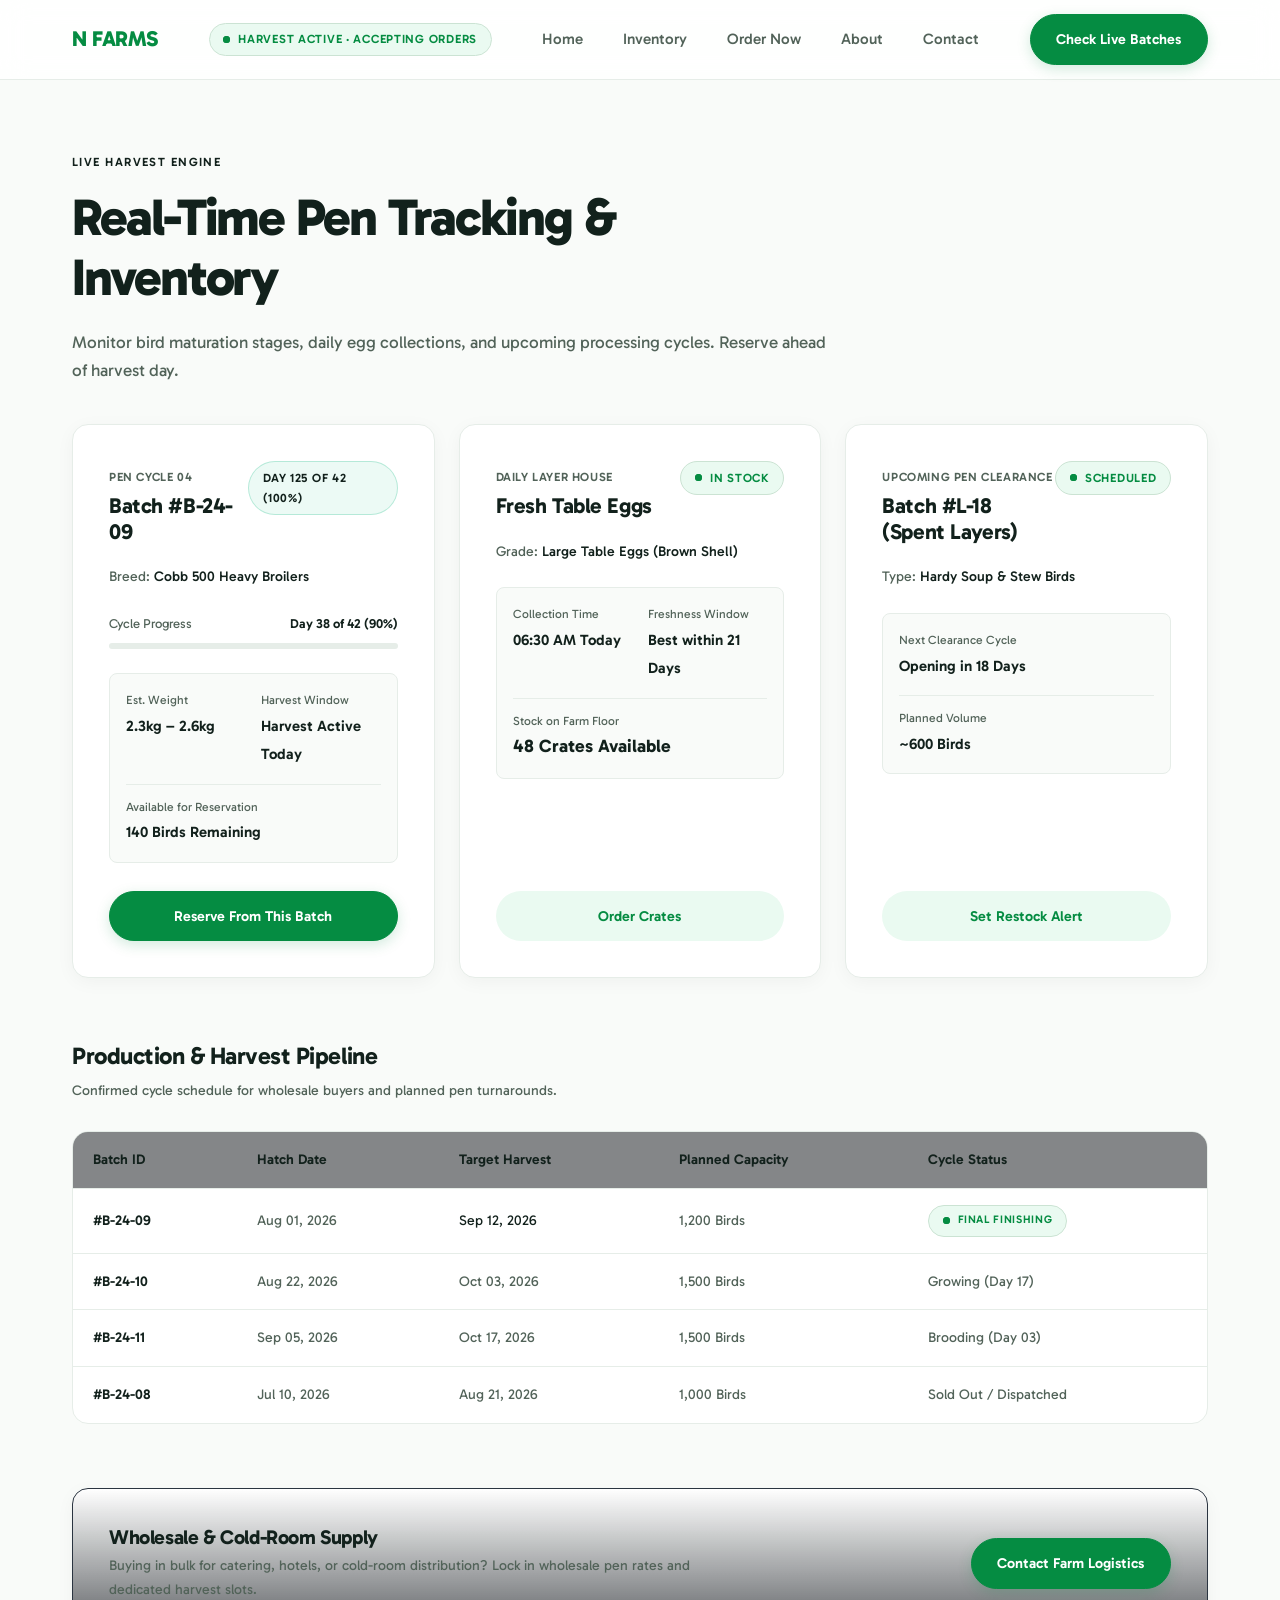
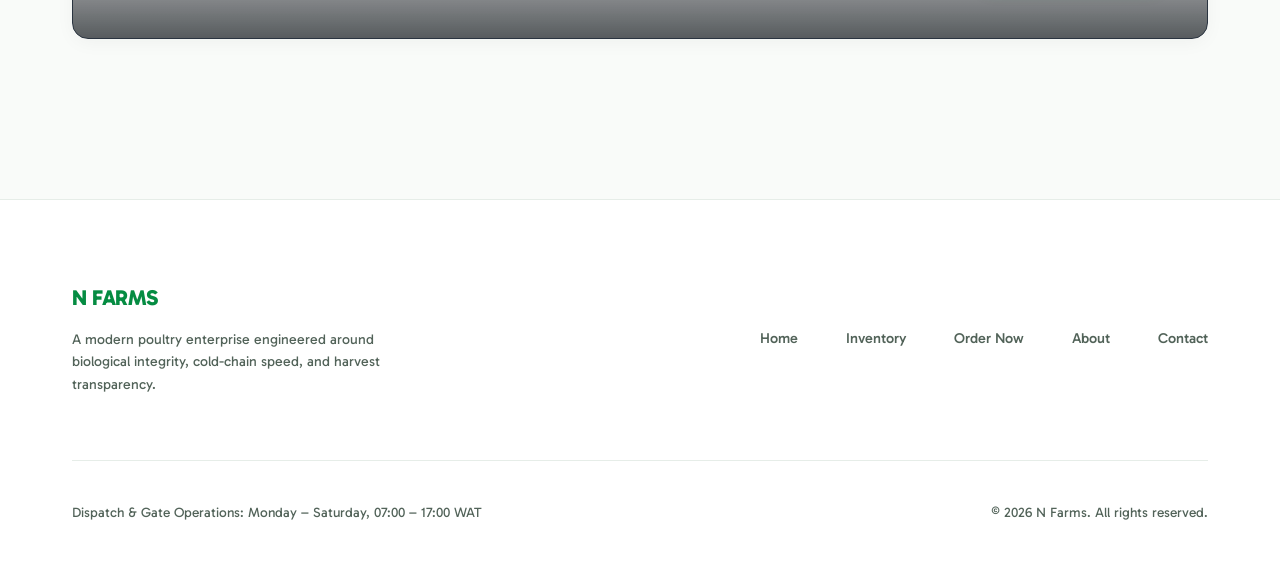
<file: poultry-farm/inventory.html>
<!DOCTYPE html>
<html lang="en">
<head>
  <meta charset="UTF-8">
  <meta name="viewport" content="width=device-width, initial-scale=1.0">
  <title>Live Pen Tracking & Inventory | N Farms</title>
  <meta name="description" content="Monitor real-time bird maturation stages, daily egg collections, and upcoming processing cycles. Reserve fresh broilers directly from active pen batches.">
  <link rel="stylesheet" href="css/style.css">
</head>
<body>

  <!-- Sticky Navigation Header -->
  <header class="site-header">
    <div class="container nav-container">
      <a href="index.html" class="brand-logo">N FARMS</a>

      <div class="status-pill">
        <span class="status-dot"></span>
        <span>Harvest Active · Accepting Orders</span>
      </div>

      <nav class="nav-links" id="nav-menu" aria-label="Primary Navigation">
        <a href="index.html" class="nav-link">Home</a>
        <a href="inventory.html" class="nav-link" aria-current="page">Inventory</a>
        <a href="order.html" class="nav-link">Order Now</a>
        <a href="about.html" class="nav-link">About</a>
        <a href="contact.html" class="nav-link">Contact</a>
      </nav>

      <div class="nav-actions">
        <a href="inventory.html" class="btn btn-primary">Check Live Batches</a>
        <button class="nav-toggle" id="nav-toggle" aria-label="Toggle navigation menu" aria-expanded="false">
          <span class="nav-toggle-bar"></span>
          <span class="nav-toggle-bar"></span>
          <span class="nav-toggle-bar"></span>
        </button>
      </div>
    </div>
  </header>

  <main>
    <!-- Page Header -->
    <section class="container" style="padding-top: 4.5rem; padding-bottom: 2.5rem;">
      <div style="max-width: 760px;">
        <p style="font-size: 0.75rem; letter-spacing: 0.12em; text-transform: uppercase; color: var(--accent-warm); font-weight: 600; margin-bottom: 1rem;">
          LIVE HARVEST ENGINE
        </p>
        <h1 style="font-size: clamp(2rem, 4.5vw, 3.25rem); line-height: 1.15; margin-bottom: 1.25rem;">
          Real-Time Pen Tracking & Inventory
        </h1>
        <p style="font-size: 1.0625rem; line-height: 1.65;">
          Monitor bird maturation stages, daily egg collections, and upcoming processing cycles. Reserve ahead of harvest day.
        </p>
      </div>
    </section>

    <!-- Live Stock & Batch Grid -->
    <section class="container" style="padding-bottom: 4rem;">
      <div id="live-inventory-grid" style="display: grid; grid-template-columns: repeat(auto-fit, minmax(320px, 1fr)); gap: 1.5rem;">
        
        <!-- Broiler Batch Tracker Card -->
        <article class="card" id="card-batch-b2409" style="display: flex; flex-direction: column; justify-content: space-between;">
          <div>
            <div style="display: flex; justify-content: space-between; align-items: flex-start; margin-bottom: 1.25rem;">
              <div>
                <span style="font-size: 0.75rem; font-weight: 600; color: var(--text-muted); text-transform: uppercase; letter-spacing: 0.05em;">Pen Cycle 04</span>
                <h2 style="font-size: 1.35rem; margin-top: 0.25rem;">Batch #B-24-09</h2>
              </div>
              <span class="status-pill">
                <span class="status-dot"></span>
                <span>Active Maturation</span>
              </span>
            </div>

            <p style="font-size: 0.875rem; color: var(--text-muted); margin-bottom: 1.5rem;">
              Breed: <strong style="color: var(--text-primary); font-weight: 500;">Cobb 500 Heavy Broilers</strong>
            </p>

            <!-- Maturation Progress Bar -->
            <div style="margin-bottom: 1.5rem;">
              <div style="display: flex; justify-content: space-between; font-size: 0.8125rem; margin-bottom: 0.5rem;">
                <span style="color: var(--text-muted);">Cycle Progress</span>
                <span style="color: var(--accent-green); font-weight: 600;">Day 38 of 42 (90%)</span>
              </div>
              <div style="width: 100%; height: 6px; background-color: var(--border); border-radius: var(--radius-full); overflow: hidden;">
                <div style="width: 90%; height: 100%; background-color: var(--accent-green); border-radius: var(--radius-full);"></div>
              </div>
            </div>

            <div style="display: grid; grid-template-columns: 1fr 1fr; gap: 1rem; padding: 1rem; background: var(--bg-main); border: 1px solid var(--border); border-radius: var(--radius-sm); margin-bottom: 1.75rem;">
              <div>
                <span style="font-size: 0.75rem; color: var(--text-muted); display: block;">Est. Weight</span>
                <span style="font-size: 0.9375rem; font-weight: 600; color: var(--text-primary);">2.3kg – 2.6kg</span>
              </div>
              <div>
                <span style="font-size: 0.75rem; color: var(--text-muted); display: block;">Harvest Window</span>
                <span style="font-size: 0.9375rem; font-weight: 600; color: var(--accent-warm);">In 4 Days</span>
              </div>
              <div style="grid-column: span 2; border-top: 1px solid var(--border); padding-top: 0.75rem;">
                <span style="font-size: 0.75rem; color: var(--text-muted); display: block;">Available for Reservation</span>
                <span style="font-size: 0.9375rem; font-weight: 600; color: var(--text-primary);">140 Birds Remaining</span>
              </div>
            </div>
          </div>

          <a href="order.html?batch=B-24-09" class="btn btn-primary" style="width: 100%;">Reserve From This Batch</a>
        </article>

        <!-- Table Eggs Card -->
        <article class="card" id="card-table-eggs" style="display: flex; flex-direction: column; justify-content: space-between;">
          <div>
            <div style="display: flex; justify-content: space-between; align-items: flex-start; margin-bottom: 1.25rem;">
              <div>
                <span style="font-size: 0.75rem; font-weight: 600; color: var(--text-muted); text-transform: uppercase; letter-spacing: 0.05em;">Daily Layer House</span>
                <h2 style="font-size: 1.35rem; margin-top: 0.25rem;">Fresh Table Eggs</h2>
              </div>
              <span class="status-pill">
                <span class="status-dot"></span>
                <span>In Stock</span>
              </span>
            </div>

            <p style="font-size: 0.875rem; color: var(--text-muted); margin-bottom: 1.5rem;">
              Grade: <strong style="color: var(--text-primary); font-weight: 500;">Large Table Eggs (Brown Shell)</strong>
            </p>

            <div style="display: grid; grid-template-columns: 1fr 1fr; gap: 1rem; padding: 1rem; background: var(--bg-main); border: 1px solid var(--border); border-radius: var(--radius-sm); margin-bottom: 1.75rem;">
              <div>
                <span style="font-size: 0.75rem; color: var(--text-muted); display: block;">Collection Time</span>
                <span style="font-size: 0.9375rem; font-weight: 600; color: var(--text-primary);">06:30 AM Today</span>
              </div>
              <div>
                <span style="font-size: 0.75rem; color: var(--text-muted); display: block;">Freshness Window</span>
                <span style="font-size: 0.9375rem; font-weight: 600; color: var(--text-primary);">Best within 21 Days</span>
              </div>
              <div style="grid-column: span 2; border-top: 1px solid var(--border); padding-top: 0.75rem;">
                <span style="font-size: 0.75rem; color: var(--text-muted); display: block;">Stock on Farm Floor</span>
                <span style="font-size: 1.125rem; font-weight: 700; color: var(--accent-green);">48 Crates Available</span>
              </div>
            </div>
          </div>

          <a href="order.html?item=eggs" class="btn btn-secondary" style="width: 100%;">Order Crates</a>
        </article>

        <!-- Layer Cull / Upcoming Card -->
        <article class="card" id="card-batch-l18" style="display: flex; flex-direction: column; justify-content: space-between;">
          <div>
            <div style="display: flex; justify-content: space-between; align-items: flex-start; margin-bottom: 1.25rem;">
              <div>
                <span style="font-size: 0.75rem; font-weight: 600; color: var(--text-muted); text-transform: uppercase; letter-spacing: 0.05em;">Upcoming Pen Clearance</span>
                <h2 style="font-size: 1.35rem; margin-top: 0.25rem;">Batch #L-18 (Spent Layers)</h2>
              </div>
              <span class="status-pill status-warm">
                <span class="status-dot"></span>
                <span>Scheduled</span>
              </span>
            </div>

            <p style="font-size: 0.875rem; color: var(--text-muted); margin-bottom: 1.5rem;">
              Type: <strong style="color: var(--text-primary); font-weight: 500;">Hardy Soup & Stew Birds</strong>
            </p>

            <div style="display: grid; grid-template-columns: 1fr; gap: 1rem; padding: 1rem; background: var(--bg-main); border: 1px solid var(--border); border-radius: var(--radius-sm); margin-bottom: 1.75rem;">
              <div>
                <span style="font-size: 0.75rem; color: var(--text-muted); display: block;">Next Clearance Cycle</span>
                <span style="font-size: 0.9375rem; font-weight: 600; color: var(--text-primary);">Opening in 18 Days</span>
              </div>
              <div style="border-top: 1px solid var(--border); padding-top: 0.75rem;">
                <span style="font-size: 0.75rem; color: var(--text-muted); display: block;">Planned Volume</span>
                <span style="font-size: 0.9375rem; font-weight: 600; color: var(--text-primary);">~600 Birds</span>
              </div>
            </div>
          </div>

          <a href="#batch-schedule" class="btn btn-secondary" style="width: 100%;">Set Restock Alert</a>
        </article>

      </div>
    </section>

    <!-- Batch Cycle Schedule -->
    <section class="container" id="batch-schedule" style="padding-bottom: 4rem;">
      <div style="margin-bottom: 1.75rem;">
        <h2 style="font-size: 1.5rem; margin-bottom: 0.5rem;">Production & Harvest Pipeline</h2>
        <p style="font-size: 0.875rem;">Confirmed cycle schedule for wholesale buyers and planned pen turnarounds.</p>
      </div>

      <div style="overflow-x: auto; background: var(--bg-card); border: 1px solid var(--border); border-radius: var(--radius-md);">
        <table style="width: 100%; border-collapse: collapse; text-align: left; font-size: 0.875rem;">
          <thead>
            <tr style="border-bottom: 1px solid var(--border); background: rgba(11, 15, 18, 0.5);">
              <th style="padding: 1rem 1.25rem; font-weight: 600; color: var(--text-primary);">Batch ID</th>
              <th style="padding: 1rem 1.25rem; font-weight: 600; color: var(--text-primary);">Hatch Date</th>
              <th style="padding: 1rem 1.25rem; font-weight: 600; color: var(--text-primary);">Target Harvest</th>
              <th style="padding: 1rem 1.25rem; font-weight: 600; color: var(--text-primary);">Planned Capacity</th>
              <th style="padding: 1rem 1.25rem; font-weight: 600; color: var(--text-primary);">Cycle Status</th>
            </tr>
          </thead>
          <tbody id="batch-table-body">
            <tr style="border-bottom: 1px solid var(--border);">
              <td style="padding: 1rem 1.25rem; font-weight: 600; color: var(--text-primary);">#B-24-09</td>
              <td style="padding: 1rem 1.25rem; color: var(--text-muted);">Aug 01, 2026</td>
              <td style="padding: 1rem 1.25rem; color: var(--accent-warm);">Sep 12, 2026</td>
              <td style="padding: 1rem 1.25rem; color: var(--text-muted);">1,200 Birds</td>
              <td style="padding: 1rem 1.25rem;">
                <span class="status-pill" style="font-size: 0.6875rem;">
                  <span class="status-dot"></span>
                  <span>Final Finishing</span>
                </span>
              </td>
            </tr>
            <tr style="border-bottom: 1px solid var(--border);">
              <td style="padding: 1rem 1.25rem; font-weight: 600; color: var(--text-primary);">#B-24-10</td>
              <td style="padding: 1rem 1.25rem; color: var(--text-muted);">Aug 22, 2026</td>
              <td style="padding: 1rem 1.25rem; color: var(--text-muted);">Oct 03, 2026</td>
              <td style="padding: 1rem 1.25rem; color: var(--text-muted);">1,500 Birds</td>
              <td style="padding: 1rem 1.25rem; color: var(--text-muted);">Growing (Day 17)</td>
            </tr>
            <tr style="border-bottom: 1px solid var(--border);">
              <td style="padding: 1rem 1.25rem; font-weight: 600; color: var(--text-primary);">#B-24-11</td>
              <td style="padding: 1rem 1.25rem; color: var(--text-muted);">Sep 05, 2026</td>
              <td style="padding: 1rem 1.25rem; color: var(--text-muted);">Oct 17, 2026</td>
              <td style="padding: 1rem 1.25rem; color: var(--text-muted);">1,500 Birds</td>
              <td style="padding: 1rem 1.25rem; color: var(--text-muted);">Brooding (Day 03)</td>
            </tr>
            <tr>
              <td style="padding: 1rem 1.25rem; font-weight: 600; color: var(--text-primary);">#B-24-08</td>
              <td style="padding: 1rem 1.25rem; color: var(--text-muted);">Jul 10, 2026</td>
              <td style="padding: 1rem 1.25rem; color: var(--text-muted);">Aug 21, 2026</td>
              <td style="padding: 1rem 1.25rem; color: var(--text-muted);">1,000 Birds</td>
              <td style="padding: 1rem 1.25rem; color: var(--text-muted);">Sold Out / Dispatched</td>
            </tr>
          </tbody>
        </table>
      </div>
    </section>

    <!-- Wholesale & Direct Logistics Banner -->
    <section class="container" style="padding-bottom: 2rem;">
      <div class="card" style="display: flex; flex-wrap: wrap; align-items: center; justify-content: space-between; gap: 1.5rem; background: linear-gradient(180deg, var(--bg-card) 0%, rgba(19, 24, 29, 0.7) 100%); border-color: #2a3440;">
        <div style="max-width: 640px;">
          <h3 style="font-size: 1.25rem; margin-bottom: 0.35rem;">Wholesale & Cold-Room Supply</h3>
          <p style="font-size: 0.875rem;">
            Buying in bulk for catering, hotels, or cold-room distribution? Lock in wholesale pen rates and dedicated harvest slots.
          </p>
        </div>
        <a href="contact.html" class="btn btn-primary">Contact Farm Logistics</a>
      </div>
    </section>
  </main>

  <!-- Shared Footer -->
  <footer class="site-footer">
    <div class="container">
      <div class="footer-top">
        <div style="max-width: 360px;">
          <div class="brand-logo" style="margin-bottom: 0.75rem;">N FARMS</div>
          <p style="font-size: 0.875rem; line-height: 1.6;">
            A modern poultry enterprise engineered around biological integrity, cold-chain speed, and harvest transparency.
          </p>
        </div>

        <nav class="footer-nav" aria-label="Footer Navigation">
          <a href="index.html" class="footer-link">Home</a>
          <a href="inventory.html" class="footer-link">Inventory</a>
          <a href="order.html" class="footer-link">Order Now</a>
          <a href="about.html" class="footer-link">About</a>
          <a href="contact.html" class="footer-link">Contact</a>
        </nav>
      </div>

      <div class="footer-bottom">
        <p class="footer-copyright">
          Dispatch & Gate Operations: Monday – Saturday, 07:00 – 17:00 WAT
        </p>
        <p class="footer-copyright">
          &copy; 2026 N Farms. All rights reserved.
        </p>
      </div>
    </div>
  </footer>

  <script src="js/main.js" defer></script>
  <script src="js/inventory.js" defer></script>
</body>
</html>
</file>
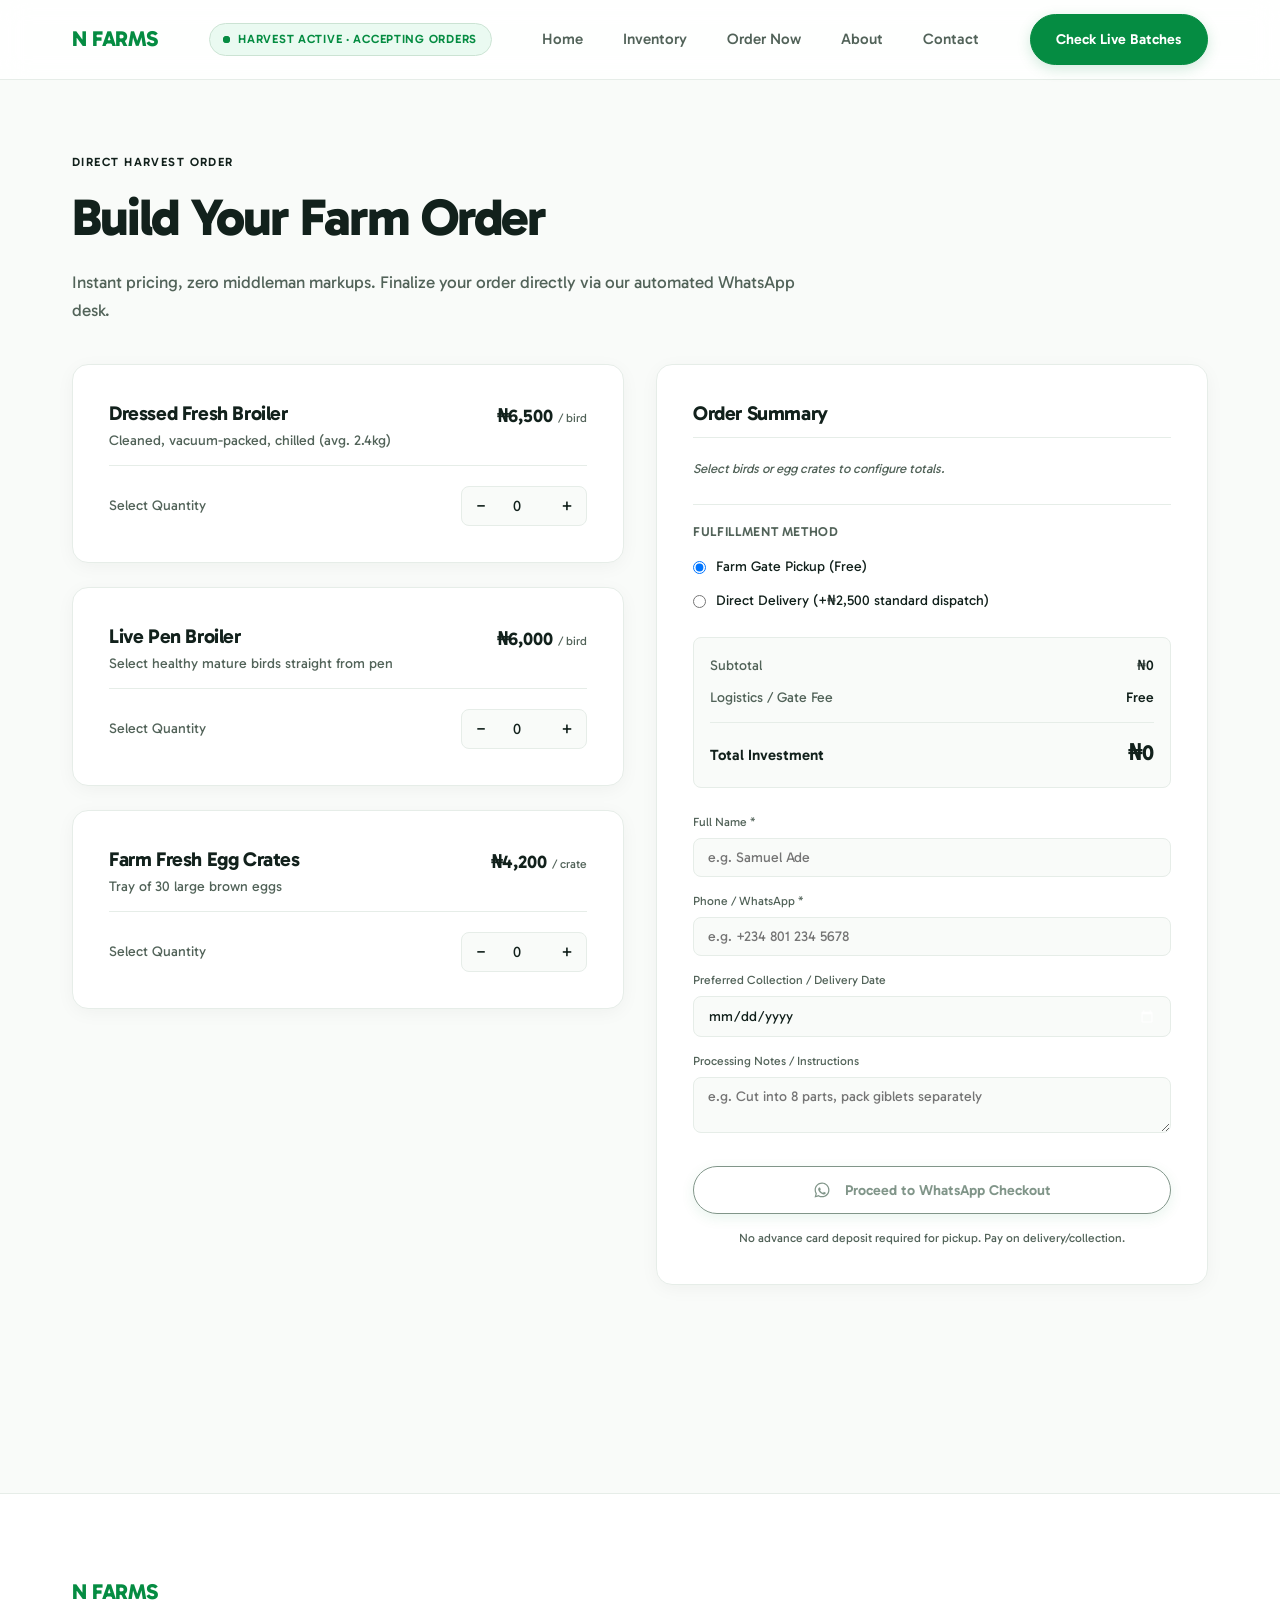
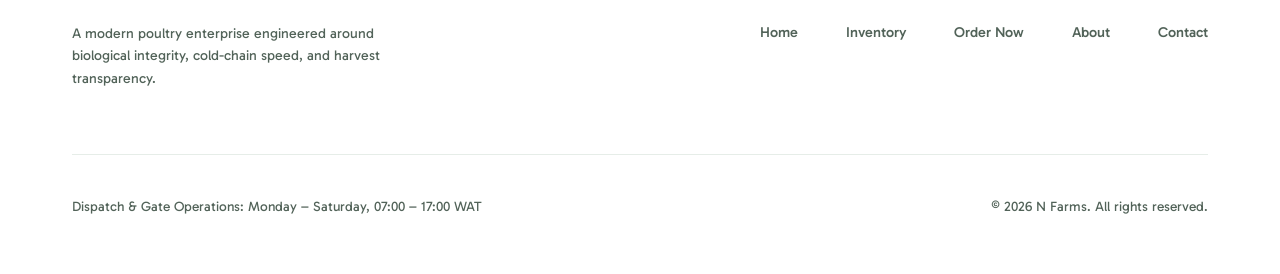
<file: poultry-farm/order.html>
<!DOCTYPE html>
<html lang="en">
<head>
  <meta charset="UTF-8">
  <meta name="viewport" content="width=device-width, initial-scale=1.0">
  <title>Build Your Farm Order | N Farms</title>
  <meta name="description" content="Calculate real-time pricing and reserve dressed broilers, live pen birds, and farm-fresh egg crates directly through our automated farm dispatch desk.">
  <link rel="stylesheet" href="css/style.css">
</head>
<body>

  <!-- Sticky Navigation Header -->
  <header class="site-header">
    <div class="container nav-container">
      <a href="index.html" class="brand-logo">N FARMS</a>

      <div class="status-pill">
        <span class="status-dot"></span>
        <span>Harvest Active · Accepting Orders</span>
      </div>

      <nav class="nav-links" id="nav-menu" aria-label="Primary Navigation">
        <a href="index.html" class="nav-link">Home</a>
        <a href="inventory.html" class="nav-link">Inventory</a>
        <a href="order.html" class="nav-link" aria-current="page">Order Now</a>
        <a href="about.html" class="nav-link">About</a>
        <a href="contact.html" class="nav-link">Contact</a>
      </nav>

      <div class="nav-actions">
        <a href="inventory.html" class="btn btn-primary">Check Live Batches</a>
        <button class="nav-toggle" id="nav-toggle" aria-label="Toggle navigation menu" aria-expanded="false">
          <span class="nav-toggle-bar"></span>
          <span class="nav-toggle-bar"></span>
          <span class="nav-toggle-bar"></span>
        </button>
      </div>
    </div>
  </header>

  <main>
    <!-- Page Header -->
    <section class="container" style="padding-top: 4.5rem; padding-bottom: 2.5rem;">
      <div style="max-width: 760px;">
        <p style="font-size: 0.75rem; letter-spacing: 0.12em; text-transform: uppercase; color: var(--accent-warm); font-weight: 600; margin-bottom: 1rem;">
          DIRECT HARVEST ORDER
        </p>
        <h1 style="font-size: clamp(2rem, 4.5vw, 3.25rem); line-height: 1.15; margin-bottom: 1.25rem;">
          Build Your Farm Order
        </h1>
        <p style="font-size: 1.0625rem; line-height: 1.65;">
          Instant pricing, zero middleman markups. Finalize your order directly via our automated WhatsApp desk.
        </p>
      </div>
    </section>

    <!-- Two-Column Order Configurator -->
    <section class="container" style="padding-bottom: 5rem;">
      <form id="order-form" style="display: grid; grid-template-columns: repeat(auto-fit, minmax(320px, 1fr)); gap: 2rem; align-items: start;">
        
        <!-- Left Column: Item Selector Cards -->
        <div style="display: flex; flex-direction: column; gap: 1.5rem;">
          
          <!-- Item 1: Dressed Fresh Broiler -->
          <article class="card" id="item-card-dressed">
            <div style="display: flex; justify-content: space-between; align-items: flex-start; margin-bottom: 0.75rem;">
              <div>
                <h2 style="font-size: 1.25rem; margin-bottom: 0.25rem;">Dressed Fresh Broiler</h2>
                <p style="font-size: 0.875rem;">Cleaned, vacuum-packed, chilled (avg. 2.4kg)</p>
              </div>
              <span style="font-size: 1.125rem; font-weight: 700; color: var(--text-primary); white-space: nowrap;">
                ₦6,500 <span style="font-size: 0.75rem; font-weight: 400; color: var(--text-muted);">/ bird</span>
              </span>
            </div>

            <!-- Batch Identifier Badge (Dynamically populated from query param) -->
            <div id="dressed-batch-indicator" style="display: none; margin-bottom: 1.25rem;">
              <span class="status-pill" style="font-size: 0.6875rem;">
                <span class="status-dot"></span>
                <span id="dressed-batch-label">Batch #B-24-09</span>
              </span>
            </div>

            <div style="display: flex; align-items: center; justify-content: space-between; border-top: 1px solid var(--border); padding-top: 1.25rem; margin-top: 0.5rem;">
              <span style="font-size: 0.875rem; color: var(--text-muted);">Select Quantity</span>
              <div style="display: inline-flex; align-items: center; border: 1px solid var(--border); border-radius: var(--radius-sm); background: var(--bg-main); overflow: hidden;">
                <button type="button" class="qty-btn" data-target="dressed-qty" data-action="decrement" aria-label="Decrease quantity" style="width: 38px; height: 38px; color: var(--text-primary); font-size: 1.125rem;">−</button>
                <input type="number" id="dressed-qty" name="dressed_qty" value="0" min="0" max="500" style="width: 48px; height: 38px; text-align: center; background: transparent; border: none; color: var(--text-primary); font-family: inherit; font-size: 0.9375rem; outline: none; -moz-appearance: textfield;">
                <button type="button" class="qty-btn" data-target="dressed-qty" data-action="increment" aria-label="Increase quantity" style="width: 38px; height: 38px; color: var(--text-primary); font-size: 1.125rem;">+</button>
              </div>
            </div>
          </article>

          <!-- Item 2: Live Pen Broiler -->
          <article class="card" id="item-card-live">
            <div style="display: flex; justify-content: space-between; align-items: flex-start; margin-bottom: 0.75rem;">
              <div>
                <h2 style="font-size: 1.25rem; margin-bottom: 0.25rem;">Live Pen Broiler</h2>
                <p style="font-size: 0.875rem;">Select healthy mature birds straight from pen</p>
              </div>
              <span style="font-size: 1.125rem; font-weight: 700; color: var(--text-primary); white-space: nowrap;">
                ₦6,000 <span style="font-size: 0.75rem; font-weight: 400; color: var(--text-muted);">/ bird</span>
              </span>
            </div>

            <div style="display: flex; align-items: center; justify-content: space-between; border-top: 1px solid var(--border); padding-top: 1.25rem; margin-top: 0.5rem;">
              <span style="font-size: 0.875rem; color: var(--text-muted);">Select Quantity</span>
              <div style="display: inline-flex; align-items: center; border: 1px solid var(--border); border-radius: var(--radius-sm); background: var(--bg-main); overflow: hidden;">
                <button type="button" class="qty-btn" data-target="live-qty" data-action="decrement" aria-label="Decrease quantity" style="width: 38px; height: 38px; color: var(--text-primary); font-size: 1.125rem;">−</button>
                <input type="number" id="live-qty" name="live_qty" value="0" min="0" max="500" style="width: 48px; height: 38px; text-align: center; background: transparent; border: none; color: var(--text-primary); font-family: inherit; font-size: 0.9375rem; outline: none; -moz-appearance: textfield;">
                <button type="button" class="qty-btn" data-target="live-qty" data-action="increment" aria-label="Increase quantity" style="width: 38px; height: 38px; color: var(--text-primary); font-size: 1.125rem;">+</button>
              </div>
            </div>
          </article>

          <!-- Item 3: Farm Fresh Egg Crates -->
          <article class="card" id="item-card-eggs">
            <div style="display: flex; justify-content: space-between; align-items: flex-start; margin-bottom: 0.75rem;">
              <div>
                <h2 style="font-size: 1.25rem; margin-bottom: 0.25rem;">Farm Fresh Egg Crates</h2>
                <p style="font-size: 0.875rem;">Tray of 30 large brown eggs</p>
              </div>
              <span style="font-size: 1.125rem; font-weight: 700; color: var(--text-primary); white-space: nowrap;">
                ₦4,200 <span style="font-size: 0.75rem; font-weight: 400; color: var(--text-muted);">/ crate</span>
              </span>
            </div>

            <div style="display: flex; align-items: center; justify-content: space-between; border-top: 1px solid var(--border); padding-top: 1.25rem; margin-top: 0.5rem;">
              <span style="font-size: 0.875rem; color: var(--text-muted);">Select Quantity</span>
              <div style="display: inline-flex; align-items: center; border: 1px solid var(--border); border-radius: var(--radius-sm); background: var(--bg-main); overflow: hidden;">
                <button type="button" class="qty-btn" data-target="eggs-qty" data-action="decrement" aria-label="Decrease quantity" style="width: 38px; height: 38px; color: var(--text-primary); font-size: 1.125rem;">−</button>
                <input type="number" id="eggs-qty" name="eggs_qty" value="0" min="0" max="200" style="width: 48px; height: 38px; text-align: center; background: transparent; border: none; color: var(--text-primary); font-family: inherit; font-size: 0.9375rem; outline: none; -moz-appearance: textfield;">
                <button type="button" class="qty-btn" data-target="eggs-qty" data-action="increment" aria-label="Increase quantity" style="width: 38px; height: 38px; color: var(--text-primary); font-size: 1.125rem;">+</button>
              </div>
            </div>
          </article>

        </div>

        <!-- Right Column: Order Summary & Fulfillment (Sticky sidebar on desktop) -->
        <aside class="card" style="position: sticky; top: calc(var(--header-height) + 1.5rem);">
          <h2 style="font-size: 1.25rem; margin-bottom: 1.25rem; padding-bottom: 0.75rem; border-bottom: 1px solid var(--border);">
            Order Summary
          </h2>

          <!-- Line-item breakdown -->
          <div id="order-breakdown" style="display: flex; flex-direction: column; gap: 0.75rem; font-size: 0.875rem; margin-bottom: 1.5rem;">
            <div id="line-dressed" style="display: none; justify-content: space-between;">
              <span style="color: var(--text-muted);">Dressed Broiler (<span id="dressed-count">0</span>x)</span>
              <span style="font-weight: 500;" id="dressed-subtotal">₦0</span>
            </div>
            <div id="line-live" style="display: none; justify-content: space-between;">
              <span style="color: var(--text-muted);">Live Pen Broiler (<span id="live-count">0</span>x)</span>
              <span style="font-weight: 500;" id="live-subtotal">₦0</span>
            </div>
            <div id="line-eggs" style="display: none; justify-content: space-between;">
              <span style="color: var(--text-muted);">Egg Crates (<span id="eggs-count">0</span>x)</span>
              <span style="font-weight: 500;" id="eggs-subtotal">₦0</span>
            </div>
            <div id="empty-state-notice" style="color: var(--text-muted); font-size: 0.8125rem; font-style: italic;">
              Select birds or egg crates to configure totals.
            </div>
          </div>

          <!-- Fulfillment Toggle -->
          <div style="margin-bottom: 1.5rem; padding-top: 1rem; border-top: 1px solid var(--border);">
            <span style="font-size: 0.8125rem; font-weight: 600; text-transform: uppercase; letter-spacing: 0.05em; color: var(--text-muted); display: block; margin-bottom: 0.75rem;">
              Fulfillment Method
            </span>
            <div style="display: flex; flex-direction: column; gap: 0.625rem;">
              <label style="display: flex; align-items: center; gap: 0.625rem; font-size: 0.875rem; cursor: pointer;">
                <input type="radio" name="fulfillment" value="pickup" checked style="accent-color: var(--accent-green);">
                <span>Farm Gate Pickup (Free)</span>
              </label>
              <label style="display: flex; align-items: center; gap: 0.625rem; font-size: 0.875rem; cursor: pointer;">
                <input type="radio" name="fulfillment" value="delivery" style="accent-color: var(--accent-green);">
                <span>Direct Delivery (+₦2,500 standard dispatch)</span>
              </label>
            </div>
          </div>

          <!-- Totals Panel -->
          <div style="background: var(--bg-main); border: 1px solid var(--border); border-radius: var(--radius-sm); padding: 1rem; margin-bottom: 1.5rem;">
            <div style="display: flex; justify-content: space-between; font-size: 0.875rem; margin-bottom: 0.5rem;">
              <span style="color: var(--text-muted);">Subtotal</span>
              <span id="summary-subtotal" style="font-weight: 500;">₦0</span>
            </div>
            <div style="display: flex; justify-content: space-between; font-size: 0.875rem; margin-bottom: 0.75rem;">
              <span style="color: var(--text-muted);">Logistics / Gate Fee</span>
              <span id="summary-delivery" style="font-weight: 500;">₦0</span>
            </div>
            <div style="display: flex; justify-content: space-between; align-items: baseline; border-top: 1px solid var(--border); padding-top: 0.75rem;">
              <span style="font-size: 0.9375rem; font-weight: 600;">Total Investment</span>
              <span id="grand-total" style="font-size: 1.35rem; font-weight: 700; color: var(--accent-green);">₦0</span>
            </div>
          </div>

          <!-- Customer Detail Inputs -->
          <div style="display: flex; flex-direction: column; gap: 0.875rem; margin-bottom: 1.5rem;">
            <div>
              <label for="customer-name" style="display: block; font-size: 0.75rem; color: var(--text-muted); margin-bottom: 0.35rem;">Full Name *</label>
              <input type="text" id="customer-name" name="customer_name" required placeholder="e.g. Samuel Ade" style="width: 100%; padding: 0.625rem 0.875rem; border-radius: var(--radius-sm); background: var(--bg-main); border: 1px solid var(--border); color: var(--text-primary); font-family: inherit; font-size: 0.875rem; outline: none;">
            </div>

            <div>
              <label for="customer-phone" style="display: block; font-size: 0.75rem; color: var(--text-muted); margin-bottom: 0.35rem;">Phone / WhatsApp *</label>
              <input type="tel" id="customer-phone" name="customer_phone" required placeholder="e.g. +234 801 234 5678" style="width: 100%; padding: 0.625rem 0.875rem; border-radius: var(--radius-sm); background: var(--bg-main); border: 1px solid var(--border); color: var(--text-primary); font-family: inherit; font-size: 0.875rem; outline: none;">
            </div>

            <div id="address-container" style="display: none;">
              <label for="customer-address" style="display: block; font-size: 0.75rem; color: var(--text-muted); margin-bottom: 0.35rem;">Delivery Address / Town *</label>
              <input type="text" id="customer-address" name="customer_address" placeholder="Estate name, street, landmarks" style="width: 100%; padding: 0.625rem 0.875rem; border-radius: var(--radius-sm); background: var(--bg-main); border: 1px solid var(--border); color: var(--text-primary); font-family: inherit; font-size: 0.875rem; outline: none;">
            </div>

            <div>
              <label for="order-date" style="display: block; font-size: 0.75rem; color: var(--text-muted); margin-bottom: 0.35rem;">Preferred Collection / Delivery Date</label>
              <input type="date" id="order-date" name="order_date" style="width: 100%; padding: 0.625rem 0.875rem; border-radius: var(--radius-sm); background: var(--bg-main); border: 1px solid var(--border); color: var(--text-primary); font-family: inherit; font-size: 0.875rem; outline: none; color-scheme: dark;">
            </div>

            <div>
              <label for="order-notes" style="display: block; font-size: 0.75rem; color: var(--text-muted); margin-bottom: 0.35rem;">Processing Notes / Instructions</label>
              <textarea id="order-notes" name="order_notes" rows="2" placeholder="e.g. Cut into 8 parts, pack giblets separately" style="width: 100%; padding: 0.625rem 0.875rem; border-radius: var(--radius-sm); background: var(--bg-main); border: 1px solid var(--border); color: var(--text-primary); font-family: inherit; font-size: 0.875rem; outline: none; resize: vertical;"></textarea>
            </div>
          </div>

          <!-- Checkout CTA Button -->
          <button type="button" id="btn-checkout" class="btn btn-primary" style="width: 100%; padding: 0.875rem 1.25rem; font-weight: 600; background-color: var(--accent-green); border-color: var(--accent-green); color: #052e16;">
            <svg width="18" height="18" viewBox="0 0 24 24" fill="currentColor" aria-hidden="true" style="margin-right: 0.35rem;">
              <path d="M12.04 2c-5.46 0-9.91 4.45-9.91 9.91 0 1.75.46 3.45 1.32 4.95L2.05 22l5.25-1.38c1.45.79 3.08 1.21 4.74 1.21 5.46 0 9.91-4.45 9.91-9.91 0-2.65-1.03-5.14-2.9-7.01A9.816 9.816 0 0 0 12.04 2zm.01 1.67c2.2 0 4.26.86 5.82 2.42a8.225 8.225 0 0 1 2.41 5.83c0 4.54-3.7 8.24-8.24 8.24-1.48 0-2.93-.4-4.2-1.15l-.3-.18-3.12.82.83-3.04-.2-.31a8.186 8.186 0 0 1-1.26-4.38c0-4.54 3.7-8.24 8.24-8.24zm4.52 11.66c-.25-.13-1.47-.72-1.7-.81-.23-.08-.39-.13-.56.13-.17.25-.64.81-.79.97-.14.17-.29.19-.54.06-.25-.13-1.06-.39-2.03-1.25-.75-.67-1.26-1.5-1.41-1.75-.14-.25-.02-.39.11-.51.11-.11.25-.29.38-.44.13-.14.17-.25.25-.42.08-.17.04-.31-.02-.44-.06-.13-.56-1.35-.77-1.85-.2-.49-.42-.42-.57-.43h-.49c-.17 0-.44.06-.67.31-.23.25-.87.85-.87 2.08 0 1.23.89 2.42 1.02 2.59.13.17 1.76 2.69 4.26 3.77.59.26 1.06.41 1.42.53.6.19 1.15.16 1.58.1.48-.07 1.47-.6 1.68-1.18.21-.58.21-1.08.15-1.18-.07-.1-.23-.16-.48-.28z"/>
            </svg>
            Proceed to WhatsApp Checkout
          </button>

          <!-- Micro-copy -->
          <p style="font-size: 0.75rem; color: var(--text-muted); text-align: center; margin-top: 0.875rem;">
            No advance card deposit required for pickup. Pay on delivery/collection.
          </p>
        </aside>

      </form>
    </section>
  </main>

  <!-- Shared Footer -->
  <footer class="site-footer">
    <div class="container">
      <div class="footer-top">
        <div style="max-width: 360px;">
          <div class="brand-logo" style="margin-bottom: 0.75rem;">N FARMS</div>
          <p style="font-size: 0.875rem; line-height: 1.6;">
            A modern poultry enterprise engineered around biological integrity, cold-chain speed, and harvest transparency.
          </p>
        </div>

        <nav class="footer-nav" aria-label="Footer Navigation">
          <a href="index.html" class="footer-link">Home</a>
          <a href="inventory.html" class="footer-link">Inventory</a>
          <a href="order.html" class="footer-link">Order Now</a>
          <a href="about.html" class="footer-link">About</a>
          <a href="contact.html" class="footer-link">Contact</a>
        </nav>
      </div>

      <div class="footer-bottom">
        <p class="footer-copyright">
          Dispatch & Gate Operations: Monday – Saturday, 07:00 – 17:00 WAT
        </p>
        <p class="footer-copyright">
          &copy; 2026 N Farms. All rights reserved.
        </p>
      </div>
    </div>
  </footer>

  <script src="js/main.js" defer></script>
  <script src="js/order.js" defer></script>
</body>
</html>
</file>
<file: css/style.css>
/* N Farms — Simple, unified styles for every page */
/* One look, one color, plain words */

:root {
  /* Simple palette */
  --color-bg: #ffffff;
  --color-card: #f7f9fa;
  --color-border: #e5e7eb;
  --color-text: #111827;
  --color-text-muted: #6b7280;
  --color-accent: #059669;
  --color-accent-hover: #047857;
  --font: -apple-system, BlinkMacSystemFont, "Segoe UI", Roboto, "Helvetica Neue", Arial, sans-serif;
  --max-width: 900px;
  --radius: 8px;
  --header-height: 64px;

  /* Old names kept so inline styles still render */
  --bg-main: var(--color-bg);
  --bg-card: var(--color-card);
  --border: var(--color-border);
  --text-primary: var(--color-text);
  --text-muted: var(--color-text-muted);
  --accent-green: var(--color-accent);
  --accent-green-dark: var(--color-accent-hover);
  --accent-warm: var(--color-accent);
  --radius-sm: var(--radius);
  --radius-full: 9999px;
  --font-stack: var(--font);
}

*,
*::before,
*::after {
  box-sizing: border-box;
  margin: 0;
  padding: 0;
}

html,
body {
  background: var(--color-bg);
  color: var(--color-text);
  font-family: var(--font);
  font-size: 16px;
  line-height: 1.5;
  margin: 0;
  padding: 0;
  width: 100%;
  overflow-x: hidden;
  -webkit-font-smoothing: antialiased;
}

h1,
h2,
h3,
h4 {
  color: var(--color-text);
  line-height: 1.25;
  font-weight: 700;
}

h1 {
  font-size: 2rem;
  margin: 1rem 0;
}

h2 {
  font-size: 1.5rem;
  margin: 1rem 0 0.5rem;
}

h3 {
  font-size: 1.25rem;
  margin: 1rem 0 0.5rem;
}

p {
  color: var(--color-text-muted);
  margin: 0.75rem 0;
}

a {
  color: var(--color-accent);
  text-decoration: none;
}

a:hover {
  text-decoration: underline;
}

ul,
ol {
  list-style: none;
}

img,
svg {
  display: block;
  max-width: 100%;
}

button {
  font-family: inherit;
  background: none;
  border: none;
  cursor: pointer;
  padding: 0;
}

.container {
  width: 100%;
  max-width: var(--max-width);
  margin-left: auto;
  margin-right: auto;
  padding-left: 16px;
  padding-right: 16px;
}

@media (min-width: 640px) {
  .container {
    padding-left: 24px;
    padding-right: 24px;
  }
}

/* Header */
.site-header {
  position: sticky;
  top: 0;
  z-index: 1000;
  height: var(--header-height);
  background: var(--color-bg);
  border-bottom: 1px solid var(--color-border);
  display: flex;
  align-items: center;
}

.nav-container {
  display: flex;
  align-items: center;
  justify-content: space-between;
  width: 100%;
  height: 100%;
  gap: 8px;
}

.brand-logo {
  font-size: 1.25rem;
  font-weight: 800;
  color: var(--color-accent);
  white-space: nowrap;
}

.status-pill {
  display: inline-flex;
  align-items: center;
  gap: 6px;
  padding: 4px 10px;
  background: rgba(5, 150, 105, 0.1);
  border: 1px solid rgba(5, 150, 105, 0.2);
  border-radius: var(--radius-full);
  font-size: 0.75rem;
  font-weight: 700;
  color: var(--color-accent);
  text-transform: uppercase;
  letter-spacing: 0.05em;
  white-space: nowrap;
  flex-shrink: 0;
}

.nav-actions {
  display: flex;
  align-items: center;
  gap: 8px;
  flex-shrink: 0;
}

.nav-toggle {
  display: flex;
  flex-direction: column;
  justify-content: space-between;
  width: 22px;
  height: 16px;
  cursor: pointer;
  background: transparent;
  border: none;
  padding: 0;
  flex-shrink: 0;
}

.nav-toggle-bar {
  display: block;
  width: 100%;
  height: 2px;
  background-color: var(--color-text);
  border-radius: var(--radius-full);
}

/* Mobile navigation drawer */
.nav-links {
  position: fixed;
  top: var(--header-height);
  left: 0;
  width: 100%;
  height: calc(100vh - var(--header-height));
  background: var(--color-bg);
  border-bottom: 1px solid var(--color-border);
  display: flex;
  flex-direction: column;
  padding: 1.25rem;
  gap: 0;
  overflow-y: auto;
  z-index: 999;
  transform: translateY(-105%);
  opacity: 0;
  visibility: hidden;
  pointer-events: none;
  transition: transform 0.25s ease, opacity 0.25s ease, visibility 0.25s ease;
}

.nav-links.is-open {
  transform: translateY(0);
  opacity: 1;
  visibility: visible;
  pointer-events: auto;
}

.nav-link {
  font-size: 1.05rem;
  font-weight: 600;
  color: var(--color-text);
  padding: 1rem 0;
  width: 100%;
  border-bottom: 1px solid var(--color-border);
  display: block;
}

.nav-link:last-child {
  border-bottom: none;
}

.nav-link:hover,
.nav-link[aria-current="page"] {
  color: var(--color-accent);
}

@media (min-width: 769px) {
  .nav-toggle {
    display: none;
  }

  .nav-links {
    position: static;
    height: auto;
    width: auto;
    background: transparent;
    border: none;
    display: flex !important;
    flex-direction: row;
    align-items: center;
    gap: 1.5rem;
    padding: 0;
    transform: none;
    opacity: 1;
    visibility: visible;
    pointer-events: auto;
    overflow-y: visible;
  }

  .nav-link {
    font-size: 0.9rem;
    padding: 0;
    border-bottom: none;
    width: auto;
  }

  .status-pill {
    display: none;
  }
}
/* Buttons */
.btn {
  display: inline-flex;
  align-items: center;
  justify-content: center;
  gap: 6px;
  font-size: 0.9rem;
  font-weight: 700;
  padding: 0.7rem 1.25rem;
  border-radius: var(--radius);
  border: 1px solid transparent;
  white-space: nowrap;
  font-family: inherit;
  cursor: pointer;
}

.btn-primary {
  background: var(--color-accent);
  color: #ffffff;
  border-color: var(--color-accent);
}

.btn-primary:hover {
  background: var(--color-accent-hover);
}

.btn-outline,
.btn-secondary {
  background: #ffffff;
  color: var(--color-accent);
  border: 1px solid var(--color-border);
}

.btn-outline:hover,
.btn-secondary:hover {
  background: var(--color-card);
  border-color: var(--color-accent);
}

.btn-full {
  width: 100%;
}

/* Cards */
.card {
  background: var(--color-card);
  border: 1px solid var(--color-border);
  border-radius: var(--radius);
  padding: 1.25rem;
}

/* Page sections */
section {
  padding: 3rem 0;
}

.section-title {
  font-size: 1.5rem;
  margin-bottom: 0.5rem;
}

.section-desc {
  color: var(--color-text-muted);
  max-width: 600px;
  margin-bottom: 2rem;
}

/* Grid */
.grid {
  display: grid;
  gap: 1rem;
}

@media (min-width: 640px) {
  .grid-cols-2 {
    grid-template-columns: repeat(2, 1fr);
  }
}

/* Forms */
label {
  display: block;
  font-size: 0.85rem;
  font-weight: 600;
  color: var(--color-text);
  margin-bottom: 0.35rem;
}

input,
select,
textarea {
  width: 100%;
  padding: 0.6rem 0.85rem;
  border: 1px solid var(--color-border);
  border-radius: var(--radius);
  background: var(--color-bg);
  color: var(--color-text);
  font-family: inherit;
  font-size: 0.9rem;
  outline: none;
}

input:focus,
select:focus,
textarea:focus {
  border-color: var(--color-accent);
}

.field {
  margin-bottom: 1rem;
}

.radio-group {
  display: flex;
  flex-direction: column;
  gap: 0.5rem;
}

.radio-group label {
  display: flex;
  align-items: center;
  gap: 0.5rem;
  font-weight: 500;
  font-size: 0.9rem;
  cursor: pointer;
}

@media (min-width: 769px) {
  .nav-toggle {
    display: none;
  }

  .nav-links {
    position: static;
    height: auto;
    width: auto;
    background: transparent;
    border: none;
    display: flex !important;
    flex-direction: row;
    align-items: center;
    gap: 1.5rem;
    padding: 0;
    transform: none;
    opacity: 1;
    visibility: visible;
    pointer-events: auto;
    overflow-y: visible;
  }

  .nav-link {
    font-size: 0.9rem;
    padding: 0;
    border-bottom: none;
    width: auto;
  }

  .status-pill {
    display: none;
  }

  .footer-inner {
    flex-direction: row;
    align-items: flex-start;
    justify-content: space-between;
  }

  .footer-nav {
    flex-direction: row;
    flex-wrap: wrap;
    gap: 1.5rem;
  }
}

@media (max-width: 639px) {
  /* ===== Typography ===== */
  html, body {
    font-size: 15px;
    line-height: 1.6;
  }

  h1 { font-size: 1.5rem; line-height: 1.2; }
  h2 { font-size: 1.2rem; line-height: 1.25; }
  h3 { font-size: 1.05rem; line-height: 1.3; }
  h4 { font-size: 1rem; line-height: 1.4; }

  p { line-height: 1.6; }

  a { color: var(--color-accent); }

  /* ===== Container ===== */
  .container {
    padding-left: 16px;
    padding-right: 16px;
  }

  /* ===== Header ===== */
  .site-header {
    height: 56px;
    border-bottom: 1px solid var(--color-border);
  }

  .nav-container {
    gap: 10px;
  }

  .brand-logo {
    font-size: 1.15rem;
  }

  .status-pill {
    font-size: 0.62rem;
    padding: 4px 8px;
    letter-spacing: 0.06em;
  }

  /* Mobile navigation drawer */
  .nav-links {
    padding: 0.9rem 1rem;
    gap: 0.15rem;
  }

  .nav-link {
    font-size: 0.92rem;
    padding: 0.7rem 0;
  }

  /* ===== Buttons ===== */
  .btn {
    border-radius: 12px;
    padding: 0.75rem 1.25rem;
    font-size: 0.88rem;
    font-weight: 700;
    transition: background-color 0.2s ease, transform 0.15s ease, box-shadow 0.2s ease;
  }

  .btn-primary {
    background: var(--color-accent);
    color: #ffffff;
    border-color: var(--color-accent);
    box-shadow: 0 2px 6px rgba(5, 150, 105, 0.22);
  }

  .btn-primary:hover {
    background: var(--color-accent-hover);
    box-shadow: 0 4px 14px rgba(5, 150, 105, 0.32);
    transform: translateY(-1px);
  }

  .btn-primary:active {
    transform: translateY(0);
  }

  .btn-outline, .btn-secondary {
    background: #ffffff;
    color: var(--color-accent);
    border: 1px solid var(--color-border);
    border-radius: 12px;
  }

  .btn-outline:hover, .btn-secondary:hover {
    background: var(--color-card);
    border-color: var(--color-accent);
  }

  .btn-outline:active, .btn-secondary:active {
    transform: translateY(0);
  }

  .btn-full {
    width: 100%;
  }

  /* ===== Cards ===== */
  .card {
    background: #ffffff;
    border: 1px solid var(--color-border);
    border-radius: 16px;
    padding: 1.25rem;
    box-shadow: 0 1px 3px rgba(0, 0, 0, 0.05);
    transition: box-shadow 0.2s ease;
  }

  .card:hover {
    box-shadow: 0 4px 14px rgba(0, 0, 0, 0.08);
  }

  section {
    padding: 2.4rem 0;
  }

  /* ===== Section titles & description ===== */
  .section-title {
    font-size: 1.2rem;
    font-weight: 800;
    letter-spacing: -0.01em;
    margin-bottom: 0.6rem;
  }

  .section-desc {
    font-size: 0.92rem;
    line-height: 1.6;
    color: var(--color-text-muted);
    margin-bottom: 1.4rem;
  }

  /* ===== Grid ===== */
  .grid {
    gap: 1rem;
  }

  /* ===== Forms ===== */
  label {
    font-size: 0.85rem;
    font-weight: 600;
    color: var(--color-text);
    margin-bottom: 0.35rem;
  }

  input,
  select,
  textarea {
    width: 100%;
    padding: 0.8rem 1rem;
    border: 1px solid var(--color-border);
    border-radius: 12px;
    background: #ffffff;
    color: var(--color-text);
    font-family: inherit;
    font-size: 1rem;
    outline: none;
    transition: border-color 0.2s ease, box-shadow 0.2s ease;
  }

  input:focus,
  select:focus,
  textarea:focus {
    border-color: var(--color-accent);
    box-shadow: 0 0 0 3px rgba(5, 150, 105, 0.1);
  }

  .field {
    margin-bottom: 1.15rem;
  }

  .field:last-child {
    margin-bottom: 0;
  }

  .radio-group {
    display: flex;
    flex-direction: column;
    gap: 0.65rem;
  }

  .radio-group label {
    display: flex;
    align-items: center;
    gap: 0.5rem;
    font-weight: 500;
    font-size: 0.92rem;
    cursor: pointer;
  }

  /* ===== Hero ===== */
  .hero {
    padding: 2.4rem 0 2rem;
  }

  .hero-kicker {
    font-size: 0.78rem;
    font-weight: 700;
    letter-spacing: 0.1em;
    text-transform: uppercase;
    color: var(--color-accent);
    margin-bottom: 0.7rem;
  }

  .hero-title {
    font-size: 1.5rem;
    line-height: 1.18;
    margin-bottom: 0.9rem;
  }

  .hero-lead {
    font-size: 0.95rem;
    max-width: 600px;
    margin-bottom: 1.4rem;
    color: var(--color-text-muted);
  }

  .hero-actions {
    display: flex;
    flex-wrap: wrap;
    gap: 0.75rem;
  }

  /* ===== Features ===== */
  .feature {
    display: flex;
    gap: 0.75rem;
    align-items: flex-start;
  }

  .feature-number {
    font-size: 1.25rem;
    font-weight: 800;
    color: var(--color-accent);
    min-width: 1.75rem;
  }

  /* ===== Status ===== */
  .status-row {
    display: flex;
    justify-content: space-between;
    align-items: center;
    gap: 0.5rem;
  }

  /* ===== Quantity picker ===== */
  .qty-control {
    display: inline-flex;
    align-items: center;
    border: 1px solid var(--color-border);
    border-radius: 12px;
    background: #ffffff;
    overflow: hidden;
  }

  .qty-btn {
    width: 40px;
    height: 40px;
    font-size: 1.25rem;
    color: var(--color-text);
    display: flex;
    align-items: center;
    justify-content: center;
  }

  .qty-input {
    width: 48px;
    height: 40px;
    text-align: center;
    background: #ffffff;
    border: none;
    color: var(--color-text);
    font-size: 1rem;
    -moz-appearance: textfield;
  }

  /* ===== Order items ===== */
  .item-card {
    display: flex;
    flex-direction: column;
    gap: 0.75rem;
  }

  .item-head {
    display: flex;
    justify-content: space-between;
    align-items: flex-start;
  }

  .item-name {
    font-size: 1.08rem;
    font-weight: 700;
  }

  .item-price {
    font-size: 1rem;
    font-weight: 700;
    white-space: nowrap;
  }

  .item-desc {
    font-size: 0.85rem;
    color: var(--color-text-muted);
  }

  .batch-pill {
    display: inline-flex;
    align-items: center;
    gap: 6px;
    padding: 4px 10px;
    border-radius: 9999px;
    font-size: 0.72rem;
    font-weight: 700;
    background: rgba(5, 150, 105, 0.1);
    border: 1px solid rgba(5, 150, 105, 0.2);
    color: var(--color-accent);
    margin-bottom: 0.75rem;
  }

  /* ===== Order summary ===== */
  .summary-card {
    background: #ffffff;
    border: 1px solid var(--color-border);
    border-radius: 16px;
    padding: 1.25rem;
    box-shadow: 0 1px 3px rgba(0, 0, 0, 0.05);
  }

  .summary-line {
    display: flex;
    justify-content: space-between;
    font-size: 0.9rem;
    margin-bottom: 0.6rem;
  }

  .summary-line.total {
    font-size: 1.1rem;
    font-weight: 800;
    color: var(--color-accent);
    border-top: 1px solid var(--color-border);
    padding-top: 0.9rem;
    margin-top: 0.9rem;
  }

  /* ===== Table ===== */
  .table-wrap {
    overflow-x: auto;
    border: 1px solid var(--color-border);
    border-radius: 16px;
    -webkit-overflow-scrolling: touch;
  }

  .table-wrap::-webkit-scrollbar {
    width: 6px;
  }

  .table-wrap::-webkit-scrollbar-track {
    background: transparent;
  }

  .table-wrap::-webkit-scrollbar-thumb {
    background: var(--color-border);
    border-radius: 9999px;
  }

  table {
    width: 100%;
    border-collapse: collapse;
    font-size: 0.85rem;
    text-align: left;
  }

  th, td {
    padding: 0.85rem 1rem;
    border-bottom: 1px solid var(--color-border);
  }

  th {
    color: var(--color-text);
    font-weight: 700;
    font-size: 0.78rem;
    text-transform: uppercase;
    letter-spacing: 0.04em;
  }

  /* ===== Footer ===== */
  .site-footer {
    border-top: 1px solid var(--color-border);
    padding: 2.4rem 0 2rem;
    margin-top: 3rem;
    background: #ffffff;
  }

  .footer-inner {
    display: flex;
    flex-direction: column;
    gap: 1.2rem;
    align-items: center;
    text-align: center;
  }

  .footer-brand {
    font-size: 1.15rem;
    font-weight: 800;
    color: var(--color-accent);
    letter-spacing: 0.03em;
  }

  .footer-desc {
    color: var(--color-text-muted);
    max-width: 420px;
    line-height: 1.6;
    font-size: 0.9rem;
  }

  .footer-nav {
    display: flex;
    flex-direction: column;
    gap: 0.65rem;
    width: 100%;
  }

  .footer-link {
    font-size: 0.88rem;
    color: var(--color-text-muted);
    font-weight: 500;
  }

  .footer-link:hover {
    color: var(--color-accent);
  }

  .footer-copyright {
    font-size: 0.8rem;
    color: var(--color-text-muted);
  }

  /* ===== General mobile refinements ===== */
  h1, h2, h3, h4, p, span, a {
    word-break: break-word;
  }

  /* Prevent horizontal scroll on touch devices */
  html {
    overflow-x: hidden;
  }
}

/* Quantity picker */
.qty-control {
  display: inline-flex;
  align-items: center;
  border: 1px solid var(--color-border);
  border-radius: var(--radius);
  background: var(--color-bg);
  overflow: hidden;
}

.qty-btn {
  width: 36px;
  height: 36px;
  font-size: 1.25rem;
  color: var(--color-text);
}

.qty-input {
  width: 44px;
  height: 36px;
  text-align: center;
  background: transparent;
  border: none;
  color: var(--color-text);
  font-size: 0.95rem;
  -moz-appearance: textfield;
}

/* Order items */
.item-card {
  display: flex;
  flex-direction: column;
  gap: 0.75rem;
}

.item-head {
  display: flex;
  justify-content: space-between;
  align-items: flex-start;
}

.item-name {
  font-size: 1.15rem;
  font-weight: 700;
}

.item-price {
  font-size: 1.1rem;
  font-weight: 700;
  white-space: nowrap;
}

.item-desc {
  font-size: 0.85rem;
  color: var(--color-text-muted);
}

.batch-pill {
  display: inline-flex;
  align-items: center;
  gap: 6px;
  padding: 3px 8px;
  border-radius: var(--radius-full);
  font-size: 0.75rem;
  font-weight: 700;
  background: rgba(5, 150, 105, 0.1);
  border: 1px solid rgba(5, 150, 105, 0.2);
  color: var(--color-accent);
  margin-bottom: 0.75rem;
}

/* Order summary */
.summary-card {
  background: var(--color-bg);
  border: 1px solid var(--color-border);
  border-radius: var(--radius);
  padding: 1rem;
}

.summary-line {
  display: flex;
  justify-content: space-between;
  font-size: 0.875rem;
  margin-bottom: 0.5rem;
}

.summary-line.total {
  font-size: 1.1rem;
  font-weight: 700;
  color: var(--color-accent);
  border-top: 1px solid var(--color-border);
  padding-top: 0.75rem;
  margin-top: 0.75rem;
}

/* Table */
.table-wrap {
  overflow-x: auto;
  border: 1px solid var(--color-border);
  border-radius: var(--radius);
}

table {
  width: 100%;
  border-collapse: collapse;
  font-size: 0.875rem;
  text-align: left;
}

th,
td {
  padding: 0.875rem 1rem;
  border-bottom: 1px solid var(--color-border);
}

th {
  color: var(--color-text);
  font-weight: 700;
}

/* Footer */
.site-footer {
  border-top: 1px solid var(--color-border);
  padding: 3rem 0 2rem;
  margin-top: 4rem;
  background: var(--color-card);
}

.footer-inner {
  display: flex;
  flex-direction: column;
  gap: 1.5rem;
  align-items: flex-start;
}

.footer-brand {
  font-size: 1.25rem;
  font-weight: 800;
  color: var(--color-accent);
}

.footer-desc {
  color: var(--color-text-muted);
  max-width: 420px;
  line-height: 1.6;
}

.footer-nav {
  display: flex;
  flex-direction: column;
  gap: 0.5rem;
}

.footer-link {
  font-size: 0.9rem;
  color: var(--color-text-muted);
}

.footer-link:hover {
  color: var(--color-accent);
}

.footer-copyright {
  font-size: 0.85rem;
  color: var(--color-text-muted);
}

/* Hero */
.hero {
  padding: 3rem 0 2rem;
}

.hero-kicker {
  font-size: 0.8rem;
  font-weight: 700;
  letter-spacing: 0.1em;
  text-transform: uppercase;
  color: var(--color-accent);
  margin-bottom: 0.75rem;
  display: block;
}

.hero-title {
  font-size: clamp(1.75rem, 5vw, 2.5rem);
  line-height: 1.15;
  margin-bottom: 1rem;
}

.hero-lead {
  font-size: 1.05rem;
  max-width: 600px;
  margin-bottom: 1.5rem;
  color: var(--color-text-muted);
}

.hero-actions {
  display: flex;
  flex-wrap: wrap;
  gap: 0.75rem;
}

/* Features */
.feature {
  display: flex;
  gap: 0.75rem;
  align-items: flex-start;
}

.feature-number {
  font-size: 1.5rem;
  font-weight: 800;
  color: var(--color-accent);
  min-width: 2rem;
}

/* Status */
.status-row {
  display: flex;
  justify-content: space-between;
  align-items: center;
  gap: 0.5rem;
}
</file>
<file: poultry-farm/css/style.css>
/* ==========================================================================
   N FARMS — CLEAN MODERN PALETTE
   File: css/style.css
   ========================================================================== */

@import url('https://fonts.googleapis.com/css2?family=Gabarito:wght@400;500;600;700;800&display=swap');

/* --------------------------------------------------------------------------
   1. Design Tokens & Variables
   -------------------------------------------------------------------------- */
:root {
  /* Crisp White/Off-White Foundation */
  --bg-main: #f9fbf9;
  --bg-card: #ffffff;
  --bg-card-hover: #f1f8f4;
  --border: #e6ede8;
  --border-hover: #cbe3d3;

  /* Forest Green Palette (Extracted from Palette Swatches) */
  --green-primary: #058c42;       /* Vibrant Forest Leaf */
  --green-mint: #6ee7b7;          /* Soft Mint */
  --green-light: #eafaf1;         /* Pale Tint Background */
  --green-dark: #12211c;          /* Deep Forest / Night Tone */
  --green-glow: rgba(5, 140, 66, 0.18);

  /* Typography Colors */
  --text-primary: #12211c;
  --text-muted: #526359;

  /* Typography Scale */
  --font-stack: 'Gabarito', sans-serif;
  --tracking-tight: -0.02em;
  --tracking-tighter: -0.04em;

  /* Layout & Elevation */
  --max-width: 1200px;
  --header-height: 80px;
  --radius-sm: 8px;
  --radius-md: 16px;
  --radius-full: 9999px;
  --shadow-soft: 0 4px 20px -2px rgba(18, 33, 28, 0.05);
  --shadow-hover: 0 12px 30px -4px rgba(5, 140, 66, 0.12);

  /* Transitions */
  --ease: cubic-bezier(0.16, 1, 0.3, 1);
  --transition-fast: 180ms var(--ease);
  --transition-smooth: 320ms var(--ease);
}

/* --------------------------------------------------------------------------
   2. Reset & Base Styles
   -------------------------------------------------------------------------- */
*,
*::before,
*::after {
  box-sizing: border-box;
  margin: 0;
  padding: 0;
}

html {
  scroll-behavior: smooth;
  -webkit-text-size-adjust: 100%;
}

body {
  min-height: 100vh;
  background-color: var(--bg-main);
  color: var(--text-primary);
  font-family: var(--font-stack);
  font-size: 1.05rem;
  line-height: 1.7;
  -webkit-font-smoothing: antialiased;
  -moz-osx-font-smoothing: grayscale;
}

h1, h2, h3, h4, h5, h6 {
  color: var(--text-primary);
  font-weight: 700;
  line-height: 1.2;
  letter-spacing: var(--tracking-tight);
}

h1 {
  font-size: clamp(2.25rem, 5vw, 3.75rem);
  font-weight: 800;
  letter-spacing: var(--tracking-tighter);
}

h2 {
  font-size: clamp(1.75rem, 3.5vw, 2.5rem);
}

h3 {
  font-size: 1.5rem;
}

p {
  color: var(--text-muted);
  font-weight: 400;
}

a {
  color: inherit;
  text-decoration: none;
  transition: color var(--transition-fast);
}

ul, ol {
  list-style: none;
}

img, svg {
  display: block;
  max-width: 100%;
}

button {
  font-family: inherit;
  background: none;
  border: none;
  cursor: pointer;
}

/* --------------------------------------------------------------------------
   3. Layout Container
   -------------------------------------------------------------------------- */
.container {
  width: 100%;
  max-width: var(--max-width);
  margin-left: auto;
  margin-right: auto;
  padding-left: 2rem;
  padding-right: 2rem;
}

/* --------------------------------------------------------------------------
   4. Header & Navigation
   -------------------------------------------------------------------------- */
.site-header {
  position: sticky;
  top: 0;
  z-index: 100;
  width: 100%;
  height: var(--header-height);
  background: rgba(255, 255, 255, 0.85);
  backdrop-filter: blur(14px);
  -webkit-backdrop-filter: blur(14px);
  border-bottom: 1px solid var(--border);
  transition: border-color var(--transition-fast);
}

.nav-container {
  display: flex;
  align-items: center;
  justify-content: space-between;
  height: 100%;
}

.brand-logo {
  font-size: 1.35rem;
  font-weight: 800;
  letter-spacing: var(--tracking-tight);
  color: var(--green-primary);
}

.nav-links {
  display: none;
  align-items: center;
  gap: 2.5rem;
}

.nav-link {
  font-size: 0.95rem;
  font-weight: 500;
  color: var(--text-muted);
  position: relative;
  padding: 0.25rem 0;
  transition: color var(--transition-fast);
}

.nav-link::after {
  content: "";
  position: absolute;
  bottom: 0;
  left: 0;
  width: 0;
  height: 2px;
  background-color: var(--green-primary);
  transition: width var(--transition-smooth);
}

.nav-link:hover {
  color: var(--green-primary);
}

.nav-link:hover::after {
  width: 100%;
}

.nav-actions {
  display: flex;
  align-items: center;
  gap: 1rem;
}

.nav-toggle {
  display: flex;
  flex-direction: column;
  justify-content: space-between;
  width: 24px;
  height: 18px;
}

.nav-toggle-bar {
  display: block;
  width: 100%;
  height: 2px;
  background-color: var(--text-primary);
  border-radius: var(--radius-full);
  transition: transform var(--transition-smooth), opacity var(--transition-smooth);
}

/* --------------------------------------------------------------------------
   5. Buttons
   -------------------------------------------------------------------------- */
.btn {
  display: inline-flex;
  align-items: center;
  justify-content: center;
  gap: 0.5rem;
  font-size: 0.9rem;
  font-weight: 600;
  padding: 0.75rem 1.6rem;
  border-radius: var(--radius-full);
  transition: background-color var(--transition-fast), 
              border-color var(--transition-fast), 
              box-shadow var(--transition-fast), 
              transform var(--transition-fast);
  white-space: nowrap;
}

.btn:active {
  transform: scale(0.98);
}

.btn-primary {
  background-color: var(--green-primary);
  color: #ffffff;
  border: 1px solid var(--green-primary);
  box-shadow: 0 4px 14px var(--green-glow);
}

.btn-primary:hover {
  background-color: #047637;
  border-color: #047637;
  transform: translateY(-1px);
  box-shadow: 0 6px 20px var(--green-glow);
}

.btn-secondary {
  background-color: var(--green-light);
  color: var(--green-primary);
  border: 1px solid transparent;
}

.btn-secondary:hover {
  background-color: #dff5ea;
  border-color: var(--border-hover);
}

/* --------------------------------------------------------------------------
   6. Status Pill
   -------------------------------------------------------------------------- */
.status-pill {
  display: inline-flex;
  align-items: center;
  gap: 0.5rem;
  padding: 0.35rem 0.85rem;
  background-color: var(--green-light);
  border: 1px solid var(--border-hover);
  border-radius: var(--radius-full);
  font-size: 0.75rem;
  font-weight: 600;
  color: var(--green-primary);
  text-transform: uppercase;
  letter-spacing: 0.06em;
}

.status-dot {
  width: 7px;
  height: 7px;
  border-radius: 50%;
  background-color: var(--green-primary);
  position: relative;
}

.status-dot::after {
  content: "";
  position: absolute;
  top: 0;
  left: 0;
  width: 100%;
  height: 100%;
  border-radius: 50%;
  background-color: inherit;
  animation: pulse-ring 2.4s cubic-bezier(0.24, 0, 0.38, 1) infinite;
}

@keyframes pulse-ring {
  0% {
    transform: scale(0.95);
    opacity: 0.8;
  }
  70% {
    transform: scale(2.8);
    opacity: 0;
  }
  100% {
    transform: scale(2.8);
    opacity: 0;
  }
}

/* --------------------------------------------------------------------------
   7. Cards & Surfaces
   -------------------------------------------------------------------------- */
.card {
  background-color: var(--bg-card);
  border: 1px solid var(--border);
  border-radius: var(--radius-md);
  padding: 2.25rem;
  box-shadow: var(--shadow-soft);
  transition: transform var(--transition-smooth), 
              border-color var(--transition-smooth), 
              box-shadow var(--transition-smooth);
}

.card:hover {
  transform: translateY(-4px);
  border-color: var(--border-hover);
  box-shadow: var(--shadow-hover);
}

/* --------------------------------------------------------------------------
   8. Footer
   -------------------------------------------------------------------------- */
.site-footer {
  border-top: 1px solid var(--border);
  background-color: #ffffff;
  padding-top: 5rem;
  padding-bottom: 3.5rem;
  margin-top: 8rem;
}

.footer-top {
  display: flex;
  flex-direction: column;
  gap: 2rem;
  margin-bottom: 4rem;
}

.footer-nav {
  display: flex;
  flex-wrap: wrap;
  gap: 2rem 3rem;
}

.footer-link {
  font-size: 0.9rem;
  font-weight: 500;
  color: var(--text-muted);
}

.footer-link:hover {
  color: var(--green-primary);
}

.footer-bottom {
  display: flex;
  flex-direction: column;
  align-items: flex-start;
  gap: 1rem;
  padding-top: 2.5rem;
  border-top: 1px solid var(--border);
}

.footer-copyright {
  font-size: 0.85rem;
  color: var(--text-muted);
}

/* --------------------------------------------------------------------------
   9. Responsive Breakpoints
   -------------------------------------------------------------------------- */
@media (min-width: 768px) {
  .nav-links {
    display: flex;
  }

  .nav-toggle {
    display: none;
  }

  .footer-top,
  .footer-bottom {
    flex-direction: row;
    align-items: center;
    justify-content: space-between;
  }
}

/* Navbar Scroll Elevation State */
.site-header.is-scrolled {
  background: rgba(11, 15, 18, 0.95);
  border-bottom-color: #2b3642;
  box-shadow: 0 8px 24px rgba(0, 0, 0, 0.4);
}

/* Mobile Nav Overlay State */
@media (max-width: 767px) {
  .nav-links {
    position: fixed;
    top: var(--header-height);
    left: 0;
    right: 0;
    bottom: 0;
    display: flex;
    flex-direction: column;
    align-items: flex-start;
    padding: 2.5rem 1.5rem;
    gap: 1.75rem;
    background: var(--bg-main);
    border-bottom: 1px solid var(--border);
    transform: translateY(-100%);
    opacity: 0;
    pointer-events: none;
    transition: transform var(--transition-smooth), opacity var(--transition-smooth);
  }

  .nav-links.is-open {
    transform: translateY(0);
    opacity: 1;
    pointer-events: auto;
  }

  .nav-link {
    font-size: 1.125rem;
  }
}
</file>
